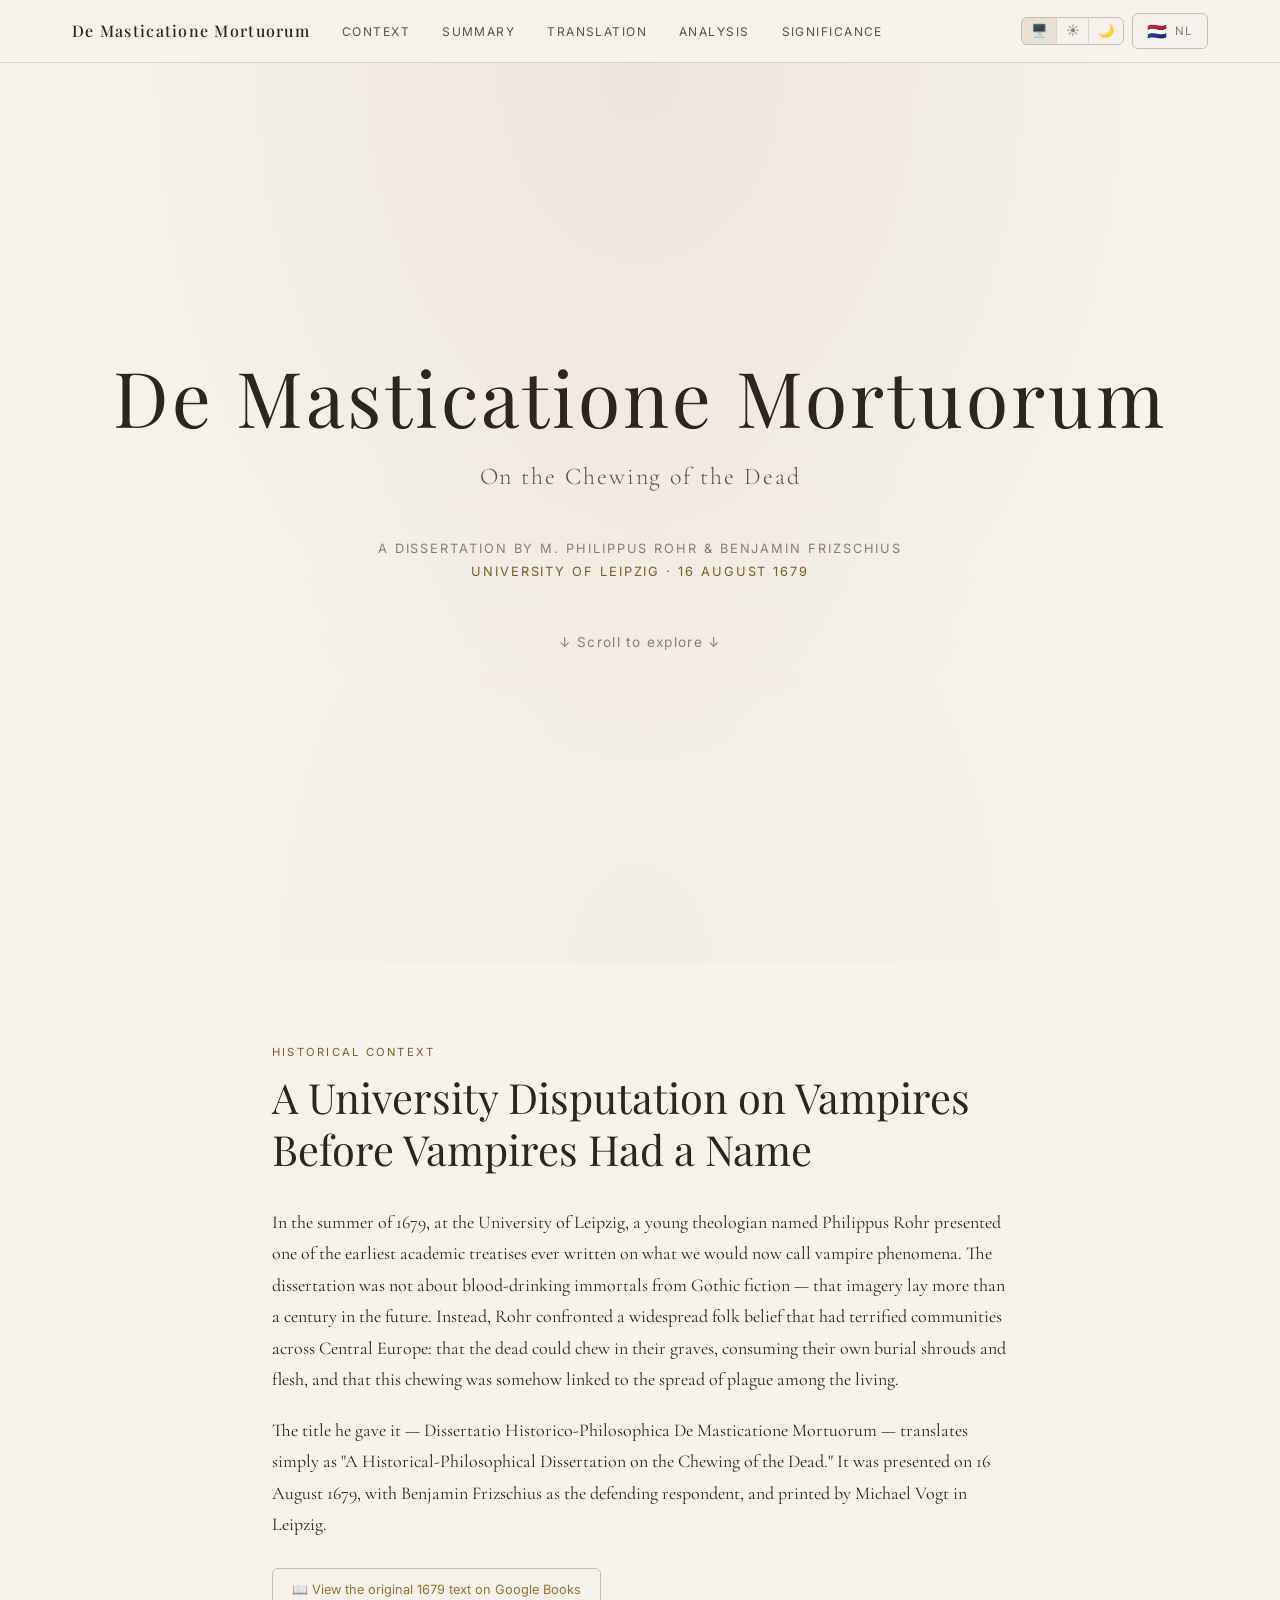
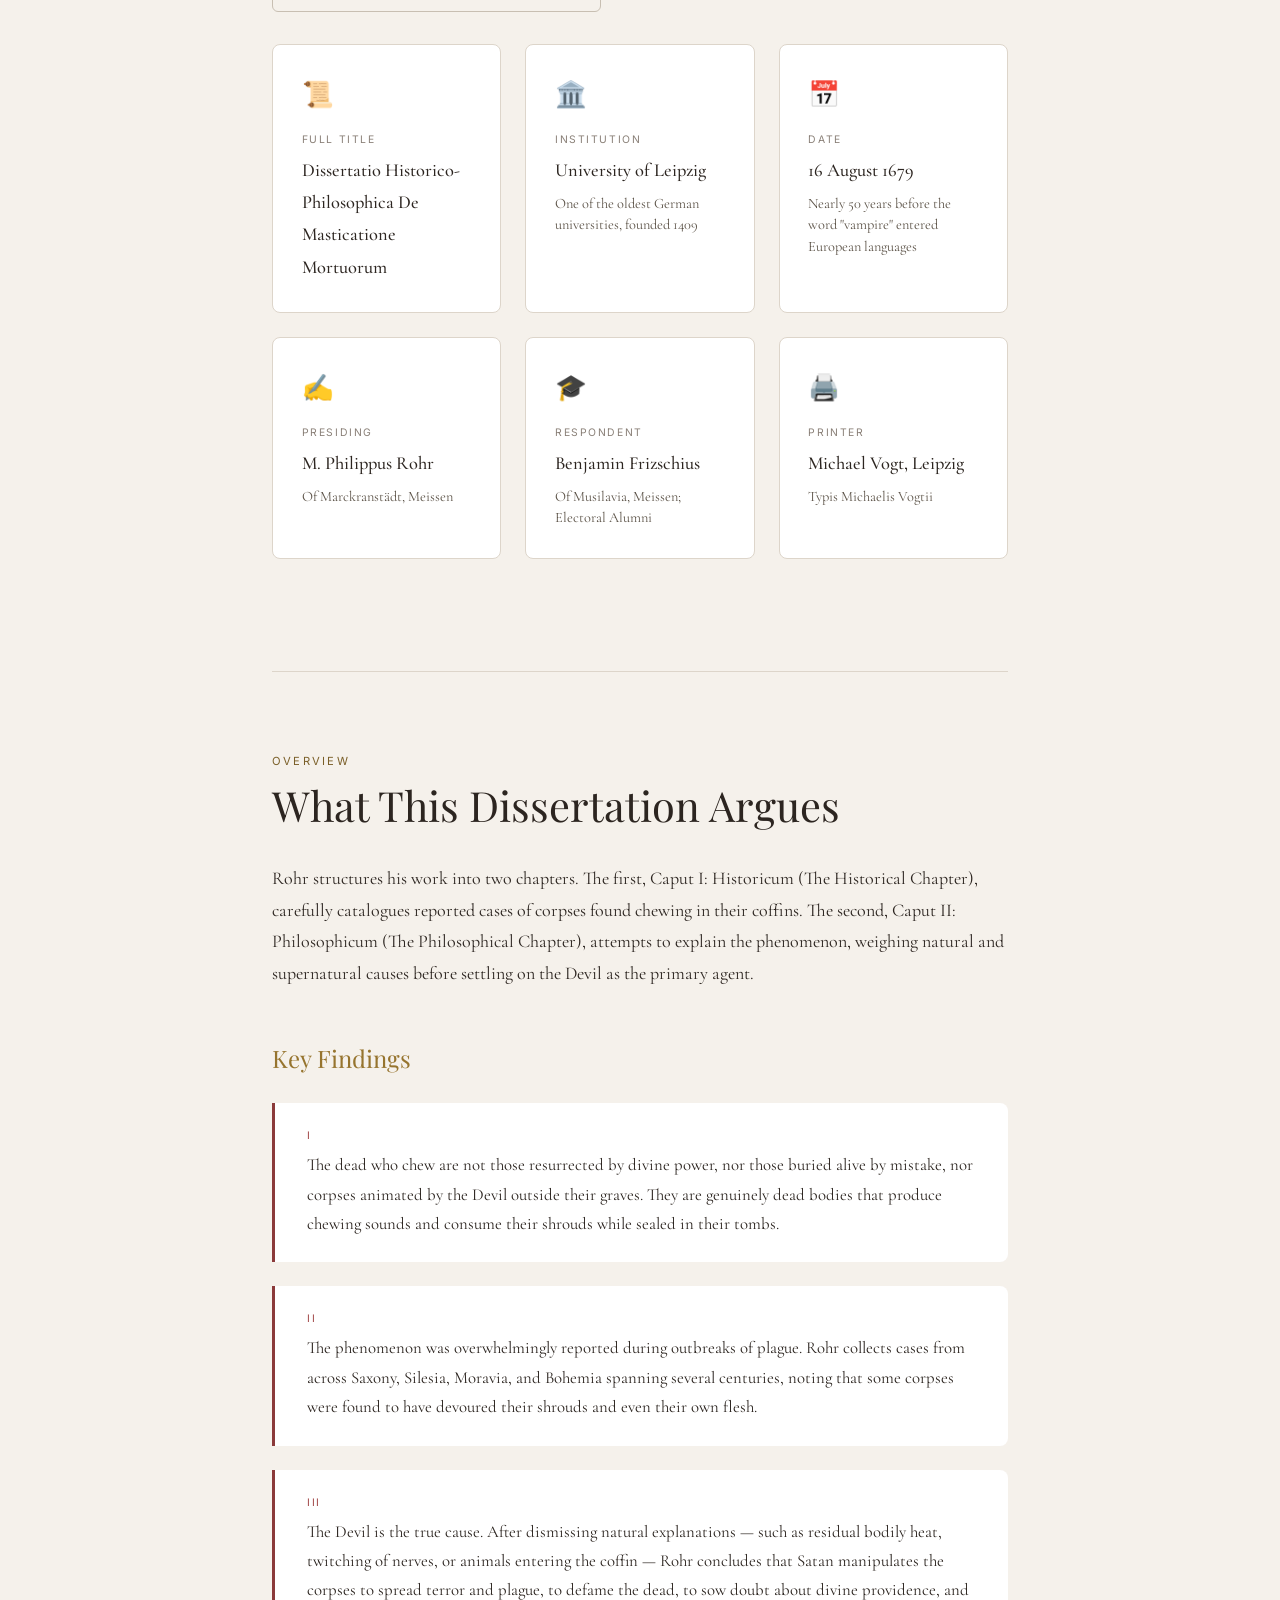
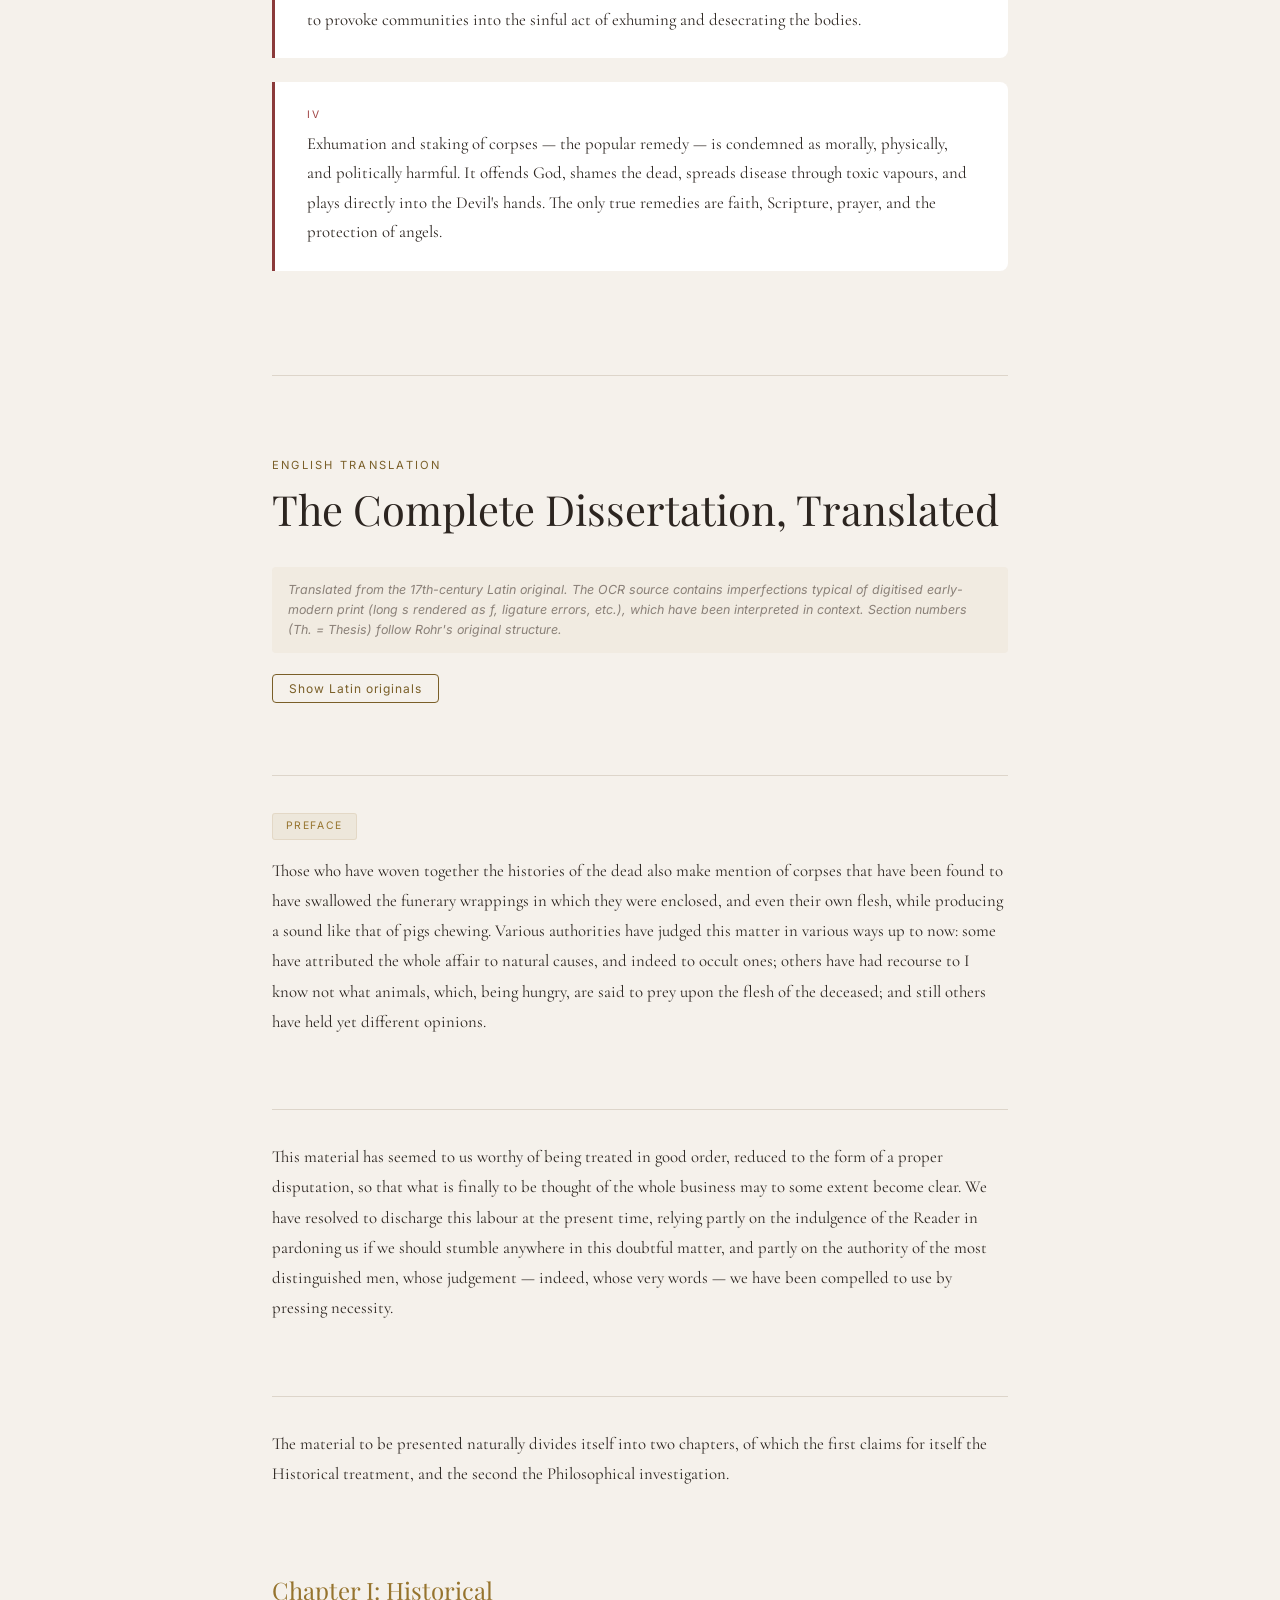
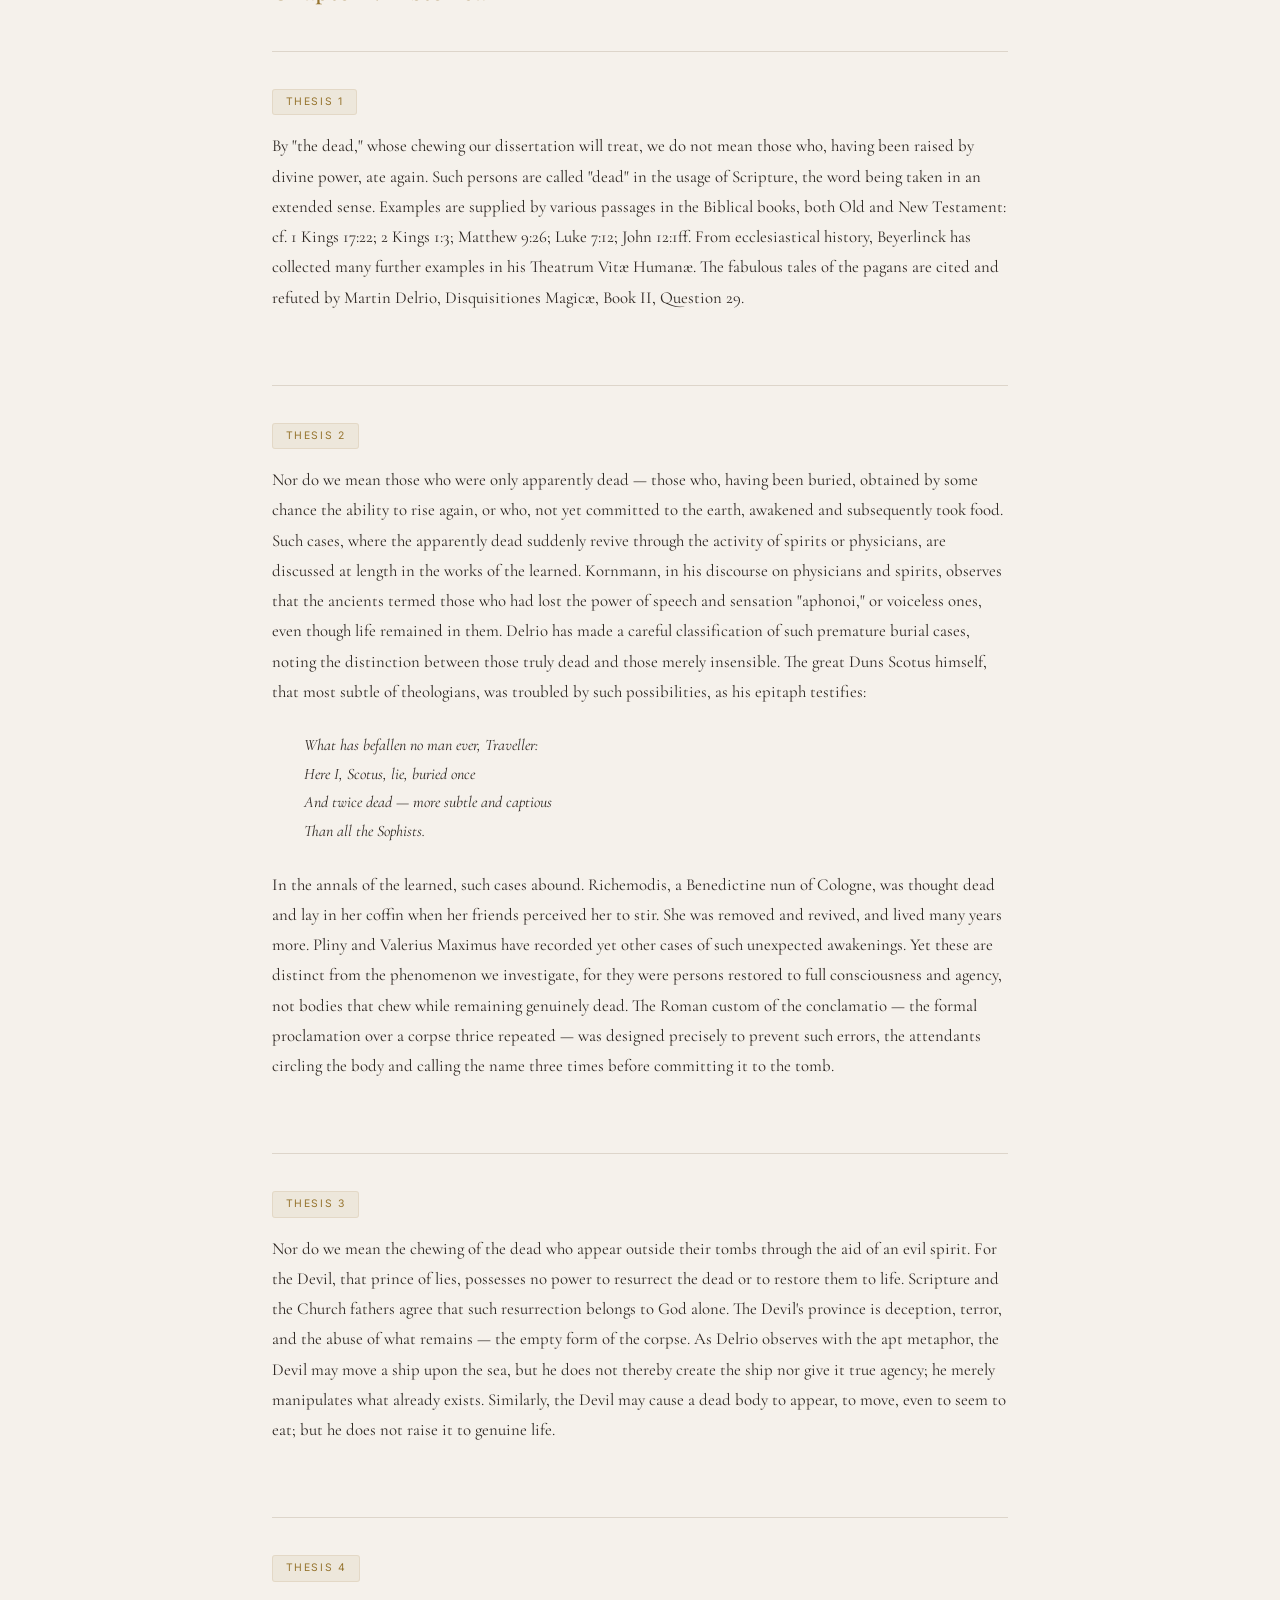
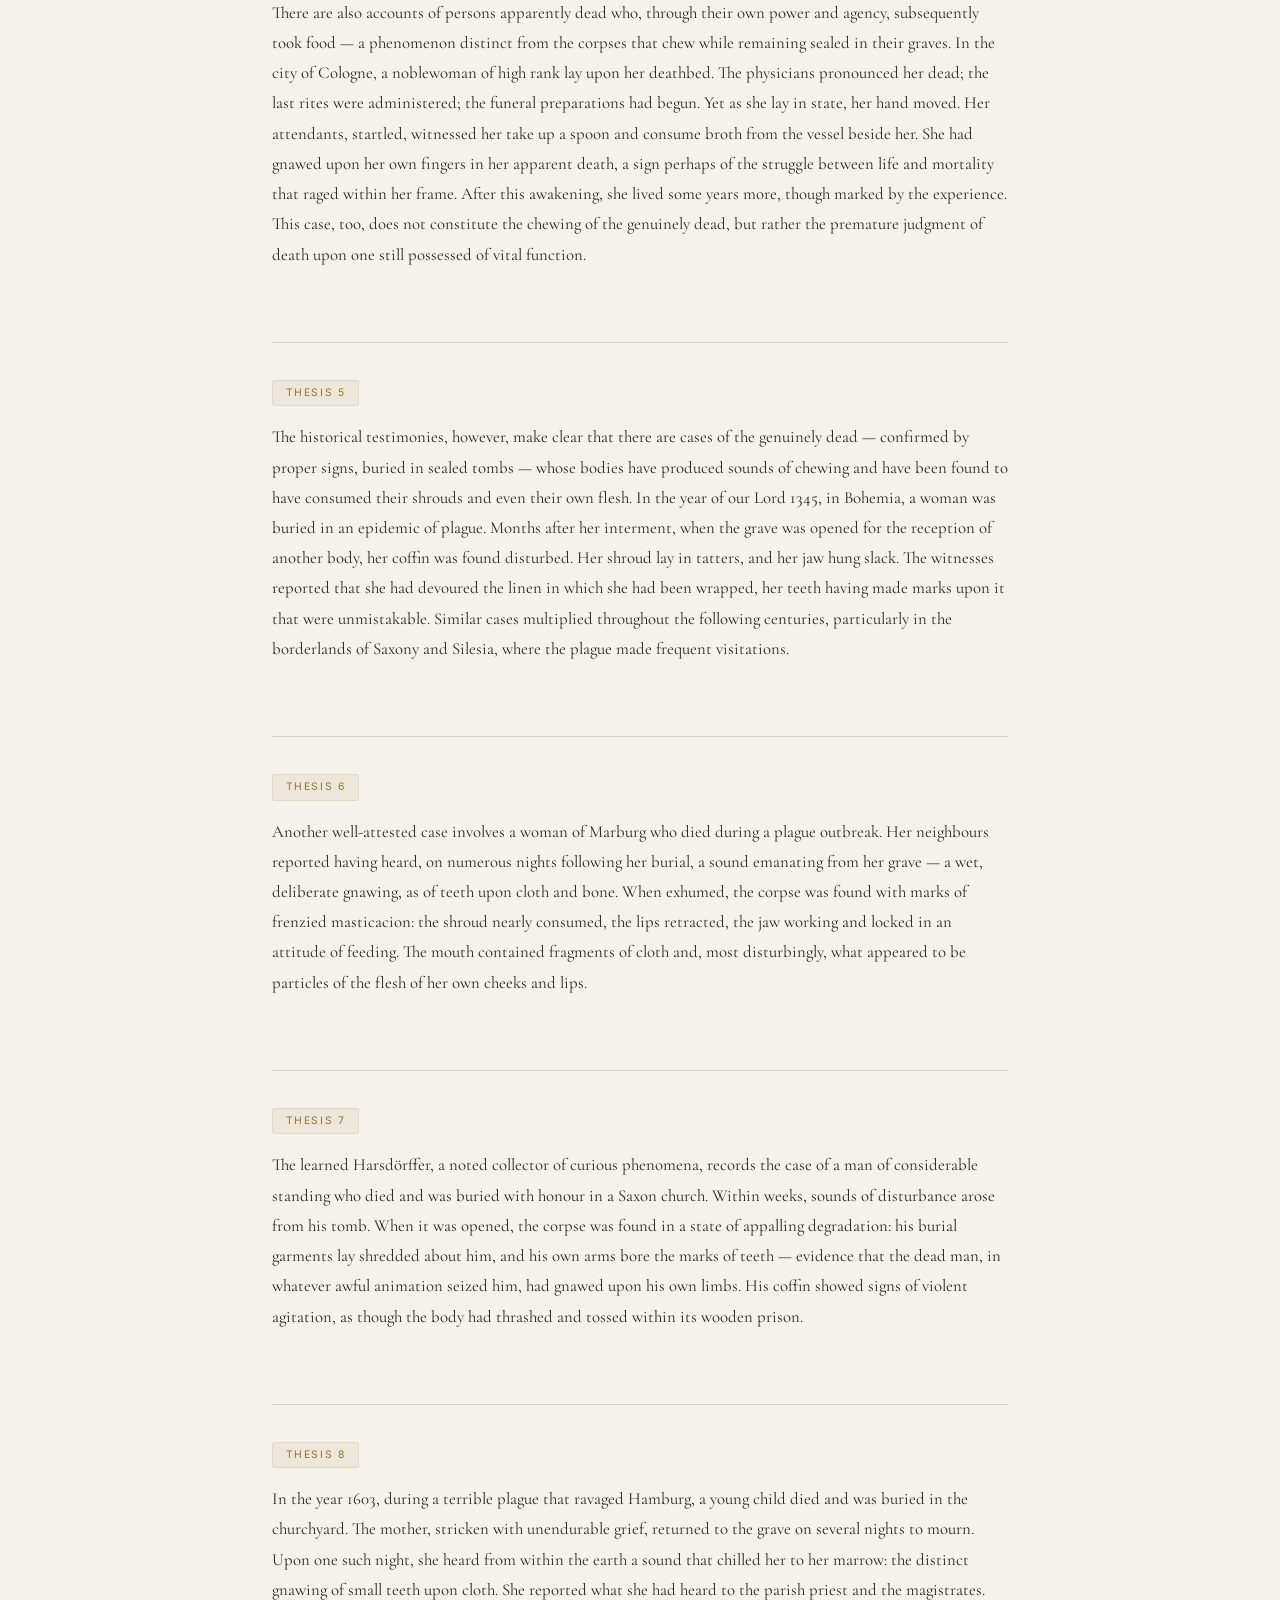
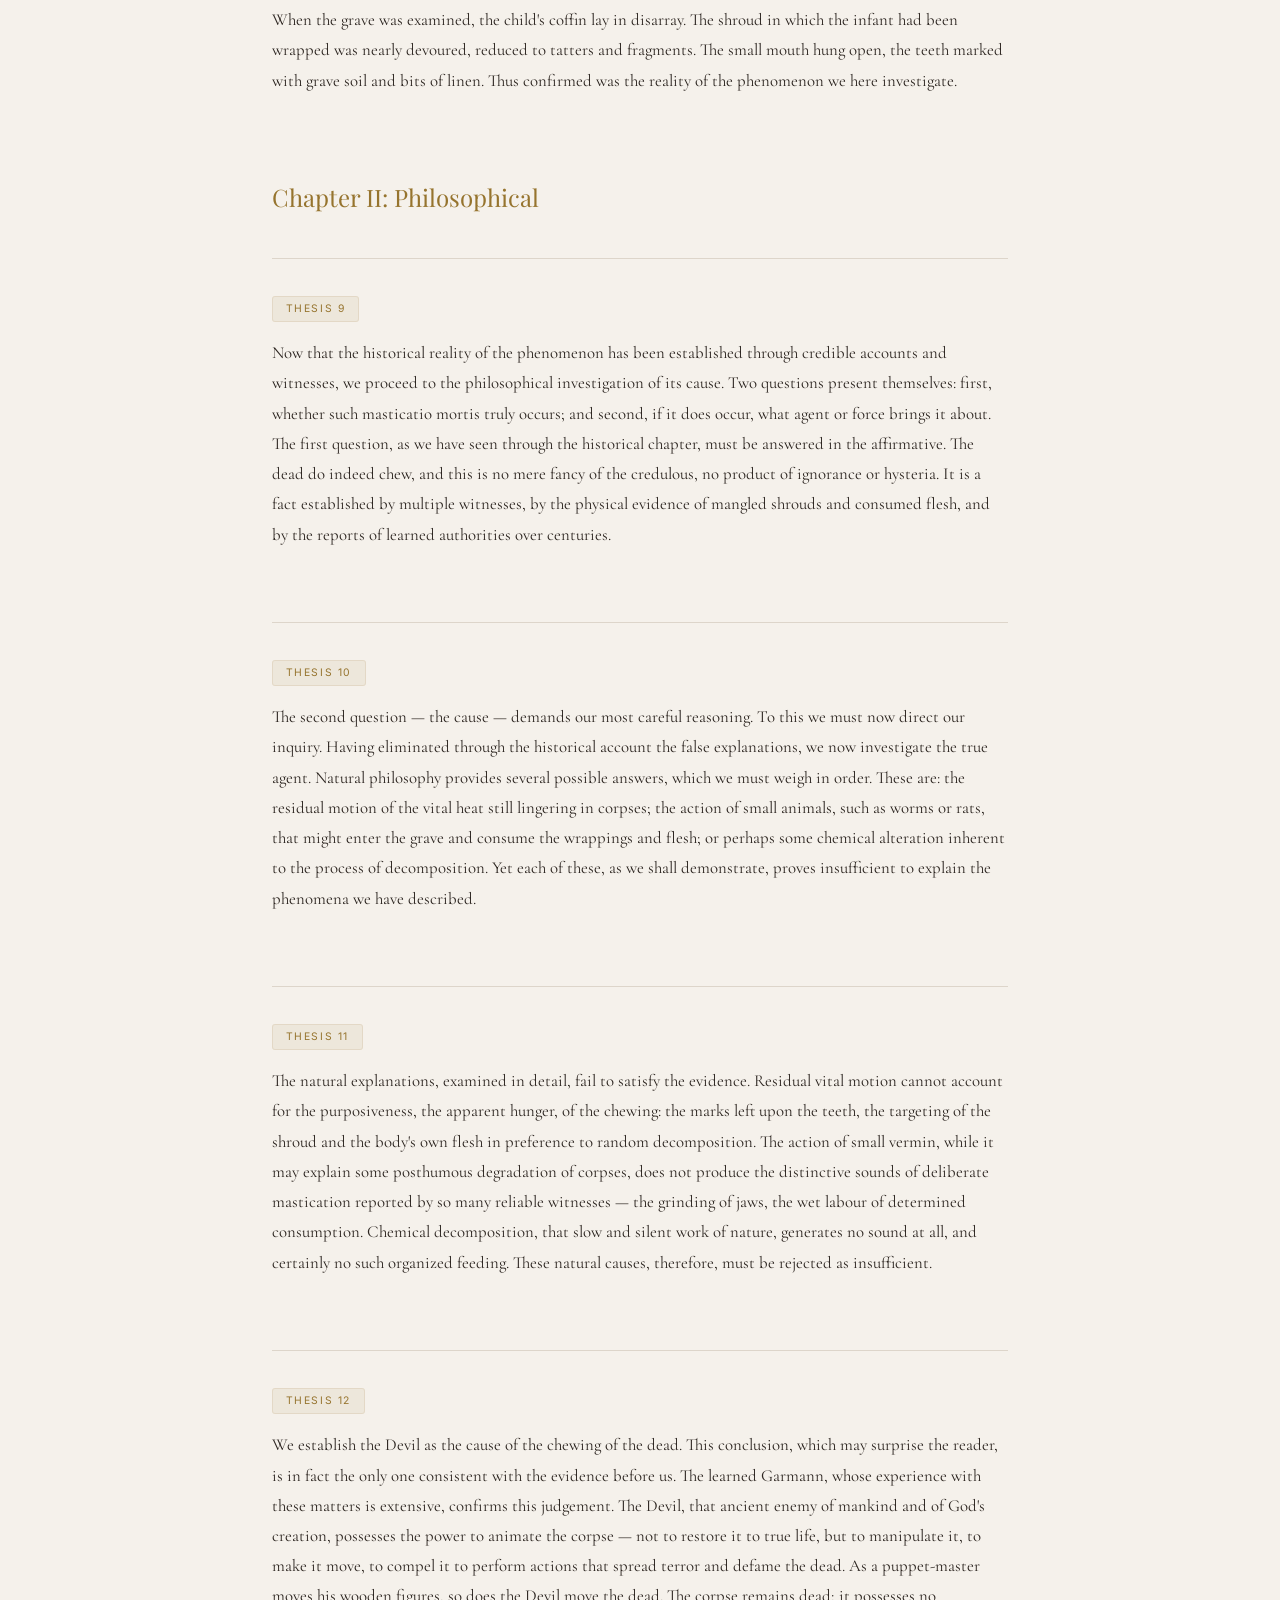
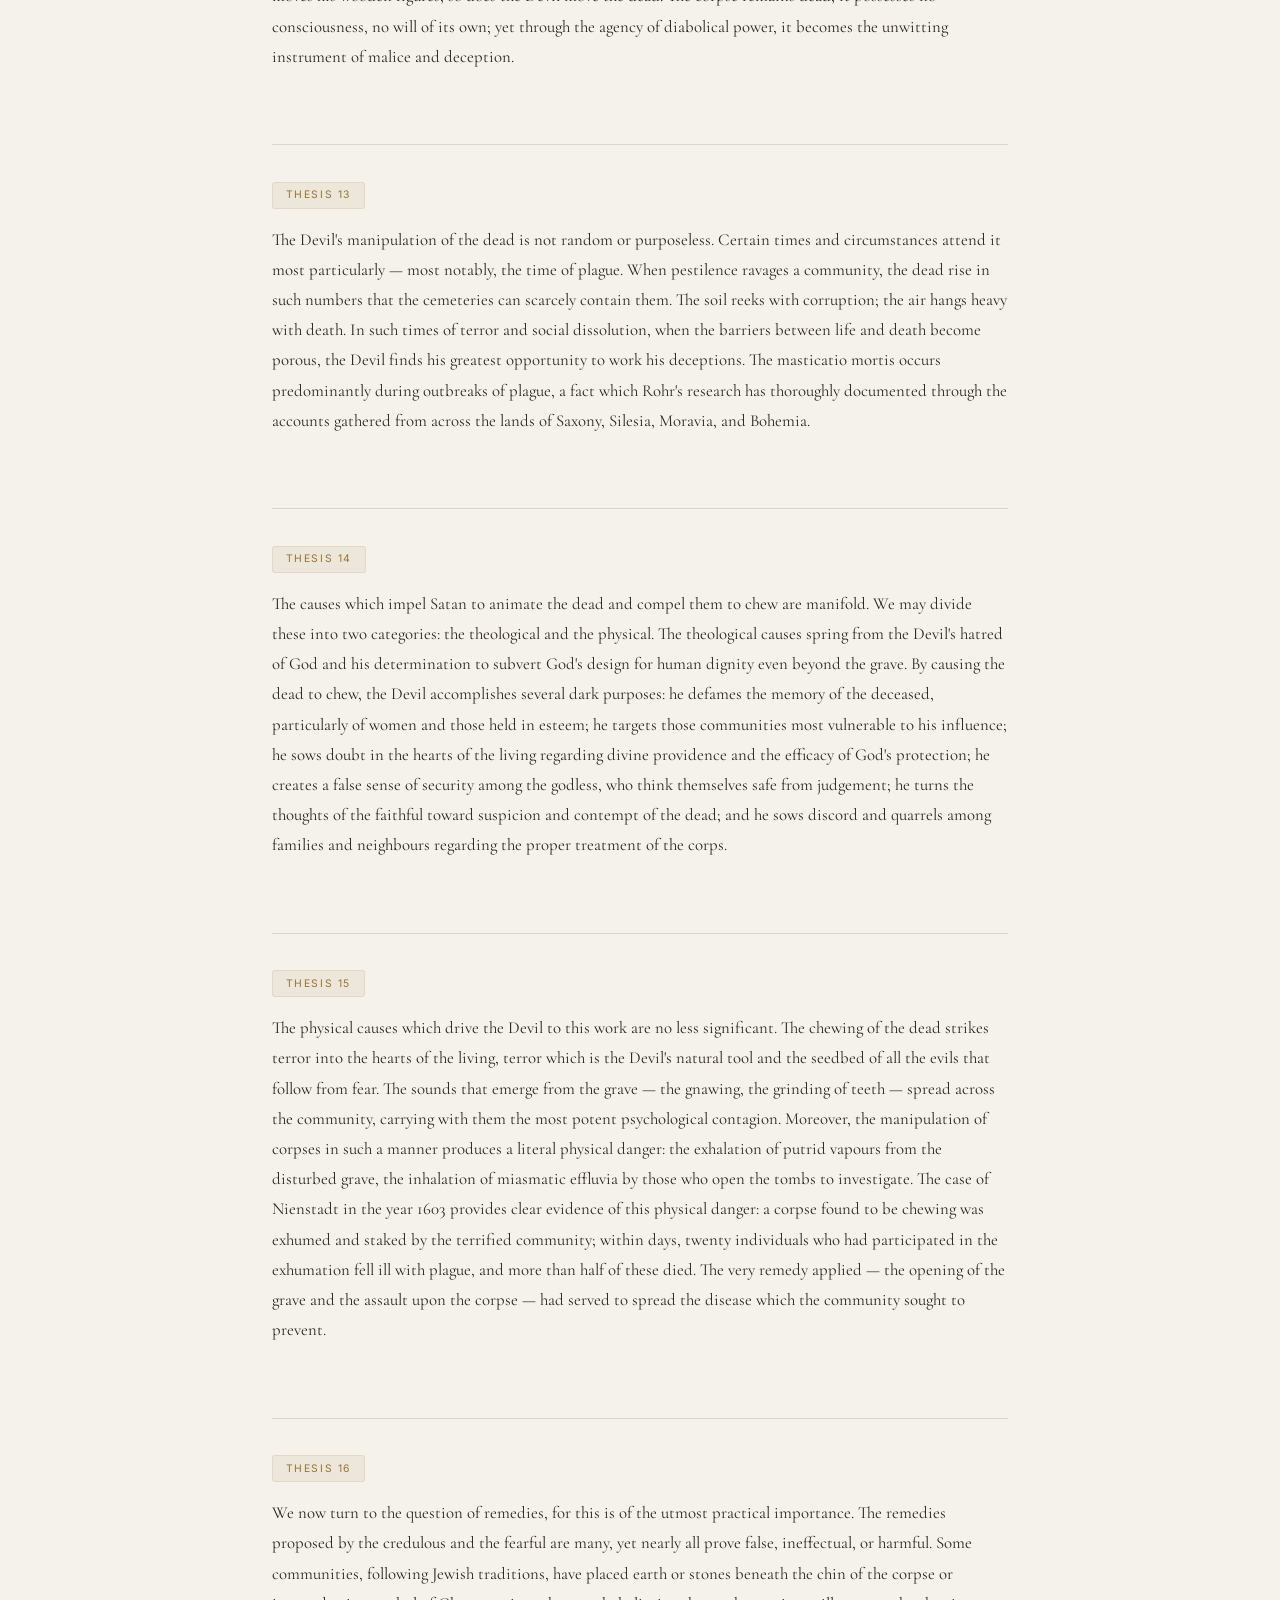
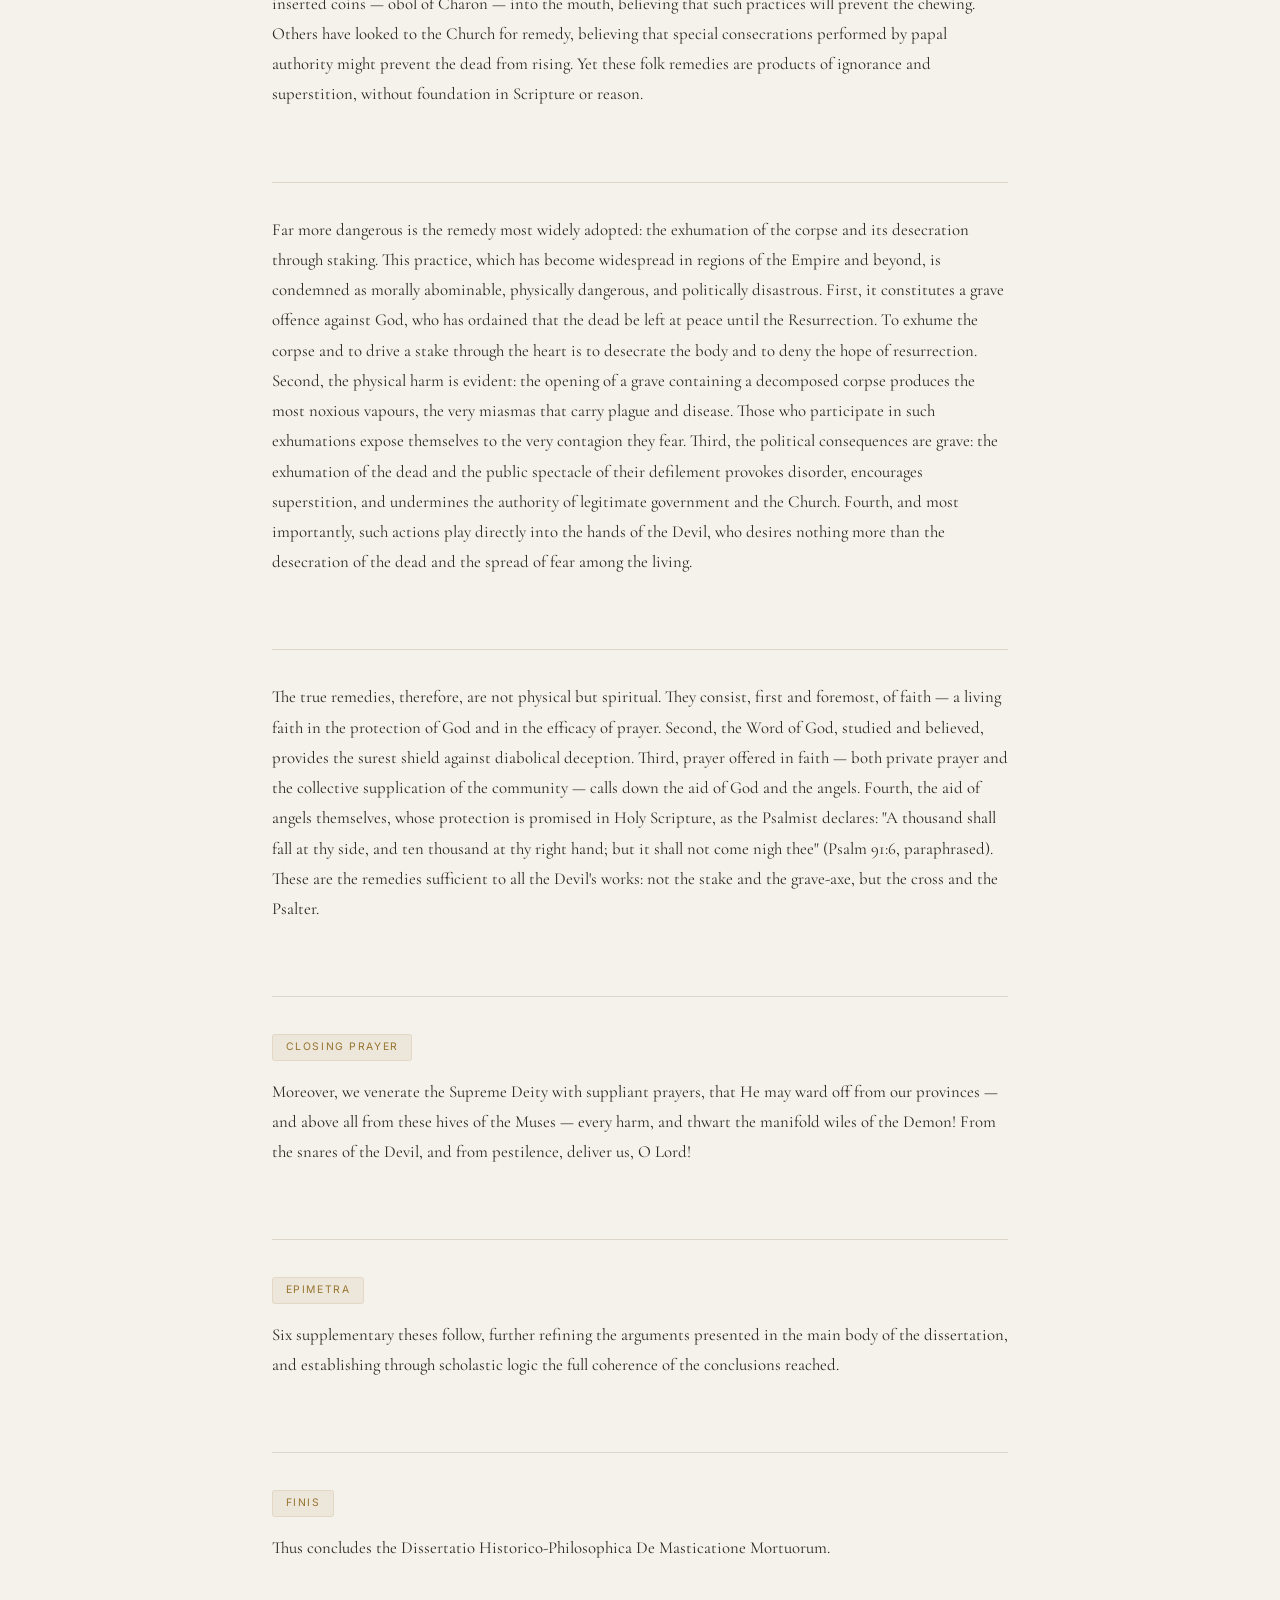
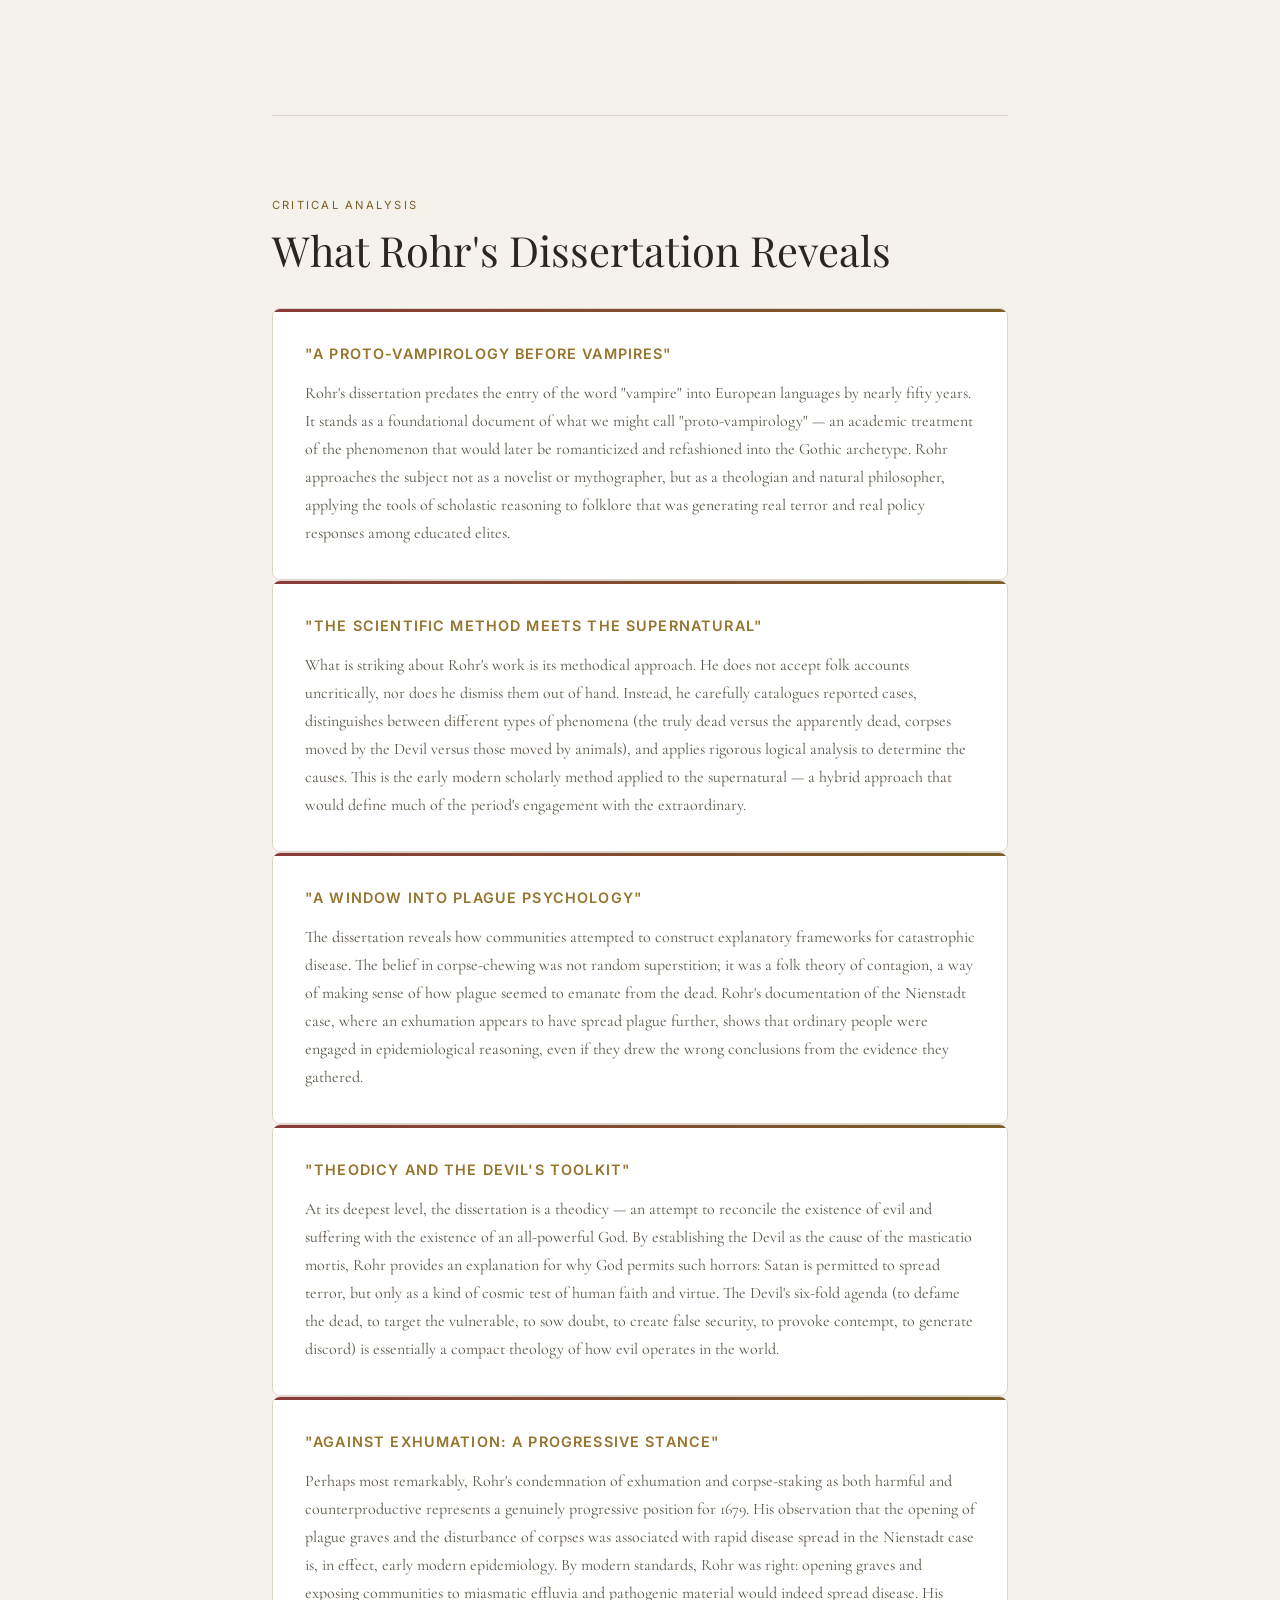
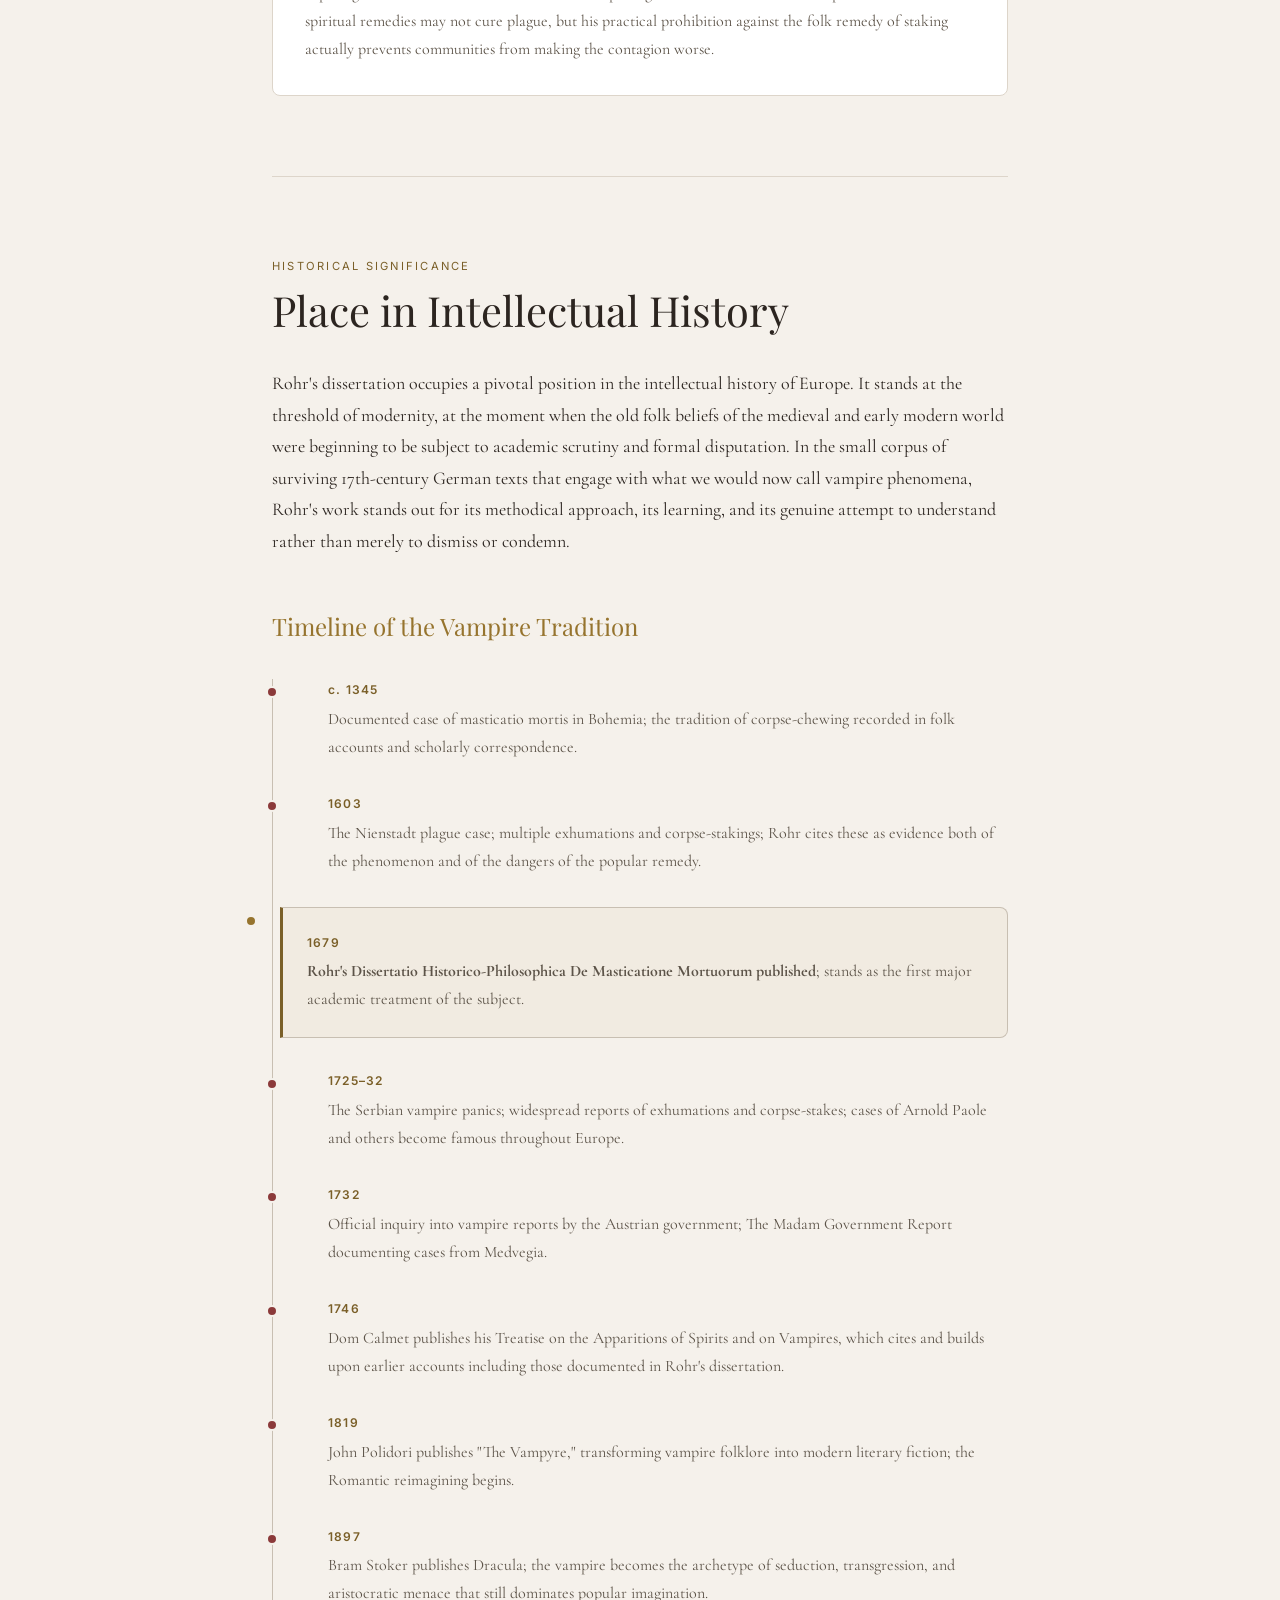
<file: index.html>
<!DOCTYPE html>
<html lang="en">
<head>
  <meta charset="UTF-8">
  <meta name="viewport" content="width=device-width, initial-scale=1.0">

  <!-- Primary Meta Tags -->
  <title>De Masticatione Mortuorum | Rohr's 1679 Dissertation on Corpse Chewing & Vampires</title>
  <meta name="description" content="English translation and analysis of M. Philippus Rohr's 1679 Latin dissertation on corpse chewing, an early academic treatment of vampire phenomena before the term existed.">
  <meta name="keywords" content="Rohr, De Masticatione Mortuorum, 1679, dissertation, vampires, corpse chewing, Leipzig University, plague, early modern theology">

  <!-- Open Graph / Facebook -->
  <meta property="og:type" content="article">
  <meta property="og:url" content="https://drikusroor.github.io/rohr-dissertatio/">
  <meta property="og:title" content="De Masticatione Mortuorum | Rohr's 1679 Dissertation">
  <meta property="og:description" content="English translation of M. Philippus Rohr's pioneering 1679 academic treatise on corpse chewing and vampire phenomena.">
  <meta property="og:locale" content="en_US">
  <meta property="og:site_name" content="De Masticatione Mortuorum">

  <!-- Twitter -->
  <meta name="twitter:card" content="summary_large_image">
  <meta name="twitter:url" content="https://drikusroor.github.io/rohr-dissertatio/">
  <meta name="twitter:title" content="De Masticatione Mortuorum | Rohr's 1679 Dissertation">
  <meta name="twitter:description" content="English translation of an extraordinary 1679 academic treatise on corpse chewing and early vampire studies.">

  <!-- Canonical and Language Alternates -->
  <link rel="canonical" href="https://drikusroor.github.io/rohr-dissertatio/">
  <link rel="alternate" hreflang="nl" href="https://drikusroor.github.io/rohr-dissertatio/nl/">
  <link rel="alternate" hreflang="en" href="https://drikusroor.github.io/rohr-dissertatio/">
  <link rel="alternate" hreflang="x-default" href="https://drikusroor.github.io/rohr-dissertatio/">

  <!-- JSON-LD Structured Data -->
  <script type="application/ld+json">
  {
    "@context": "https://schema.org",
    "@type": "ScholarlyArticle",
    "headline": "De Masticatione Mortuorum: On the Chewing of the Dead",
    "description": "English translation and analysis of M. Philippus Rohr's 1679 Latin dissertation on corpse chewing, an early academic treatment of vampire phenomena.",
    "author": {
      "@type": "Person",
      "name": "M. Philippus Rohr"
    },
    "respondent": {
      "@type": "Person",
      "name": "Benjamin Frizschius"
    },
    "datePublished": "1679-08-16",
    "inLanguage": "en",
    "keywords": "vampires, corpse chewing, early modern theology, plague, Leipzig University, 1679",
    "url": "https://drikusroor.github.io/rohr-dissertatio/"
  }
  </script>

  <link rel="stylesheet" href="style.css">
</head>
<body>
  <!-- Header with Navigation -->
  <header>
    <nav class="navbar">
      <div class="nav-brand">
        <span class="title-small">De Masticatione Mortuorum</span>
      </div>
      <ul class="nav-links">
        <li><a href="#context">Context</a></li>
        <li><a href="#summary">Summary</a></li>
        <li><a href="#translation">Translation</a></li>
        <li><a href="#analysis">Analysis</a></li>
        <li><a href="#significance">Significance</a></li>
      </ul>
      <div class="nav-controls">
        <div class="theme-switcher">
          <button id="theme-system" class="theme-btn" onclick="setTheme('system')" title="System theme">🖥️</button>
          <button id="theme-light" class="theme-btn" onclick="setTheme('light')" title="Light theme">☀️</button>
          <button id="theme-dark" class="theme-btn" onclick="setTheme('dark')" title="Dark theme">🌙</button>
        </div>
        <a href="nl/" class="lang-link"><span class="flag">🇳🇱</span> NL</a>
      </div>
    </nav>
  </header>

  <!-- Hero Section -->
  <section class="hero">
    <div class="hero-content">
      <h1>De Masticatione Mortuorum</h1>
      <p class="subtitle">On the Chewing of the Dead</p>
      <p class="meta">A Dissertation by M. Philippus Rohr & Benjamin Frizschius<br>
      <span class="institution">University of Leipzig · 16 August 1679</span></p>
      <p class="scroll-hint">↓ Scroll to explore ↓</p>
    </div>
  </section>

  <!-- Main Content -->
  <main>
    <!-- Context Section -->
    <section id="context" class="section">
      <div class="section-label">Historical Context</div>
      <h2>A University Disputation on Vampires Before Vampires Had a Name</h2>

      <p>In the summer of 1679, at the University of Leipzig, a young theologian named Philippus Rohr presented one of the earliest academic treatises ever written on what we would now call vampire phenomena. The dissertation was not about blood-drinking immortals from Gothic fiction — that imagery lay more than a century in the future. Instead, Rohr confronted a widespread folk belief that had terrified communities across Central Europe: that the dead could chew in their graves, consuming their own burial shrouds and flesh, and that this chewing was somehow linked to the spread of plague among the living.</p>

      <p>The title he gave it — Dissertatio Historico-Philosophica De Masticatione Mortuorum — translates simply as "A Historical-Philosophical Dissertation on the Chewing of the Dead." It was presented on 16 August 1679, with Benjamin Frizschius as the defending respondent, and printed by Michael Vogt in Leipzig.</p>

      <a href="https://books.google.nl/books?id=VZJNAAAAcAAJ&printsec=frontcover&redir_esc=y#v=onepage&q&f=false" class="source-link" target="_blank" rel="noopener">📖 View the original 1679 text on Google Books</a>

      <div class="context-grid">
        <div class="context-card">
          <div class="card-emoji">📜</div>
          <div class="card-title">Full Title</div>
          <div class="card-text">Dissertatio Historico-Philosophica De Masticatione Mortuorum</div>
        </div>

        <div class="context-card">
          <div class="card-emoji">🏛️</div>
          <div class="card-title">Institution</div>
          <div class="card-text">University of Leipzig<br><span class="small">One of the oldest German universities, founded 1409</span></div>
        </div>

        <div class="context-card">
          <div class="card-emoji">📅</div>
          <div class="card-title">Date</div>
          <div class="card-text">16 August 1679<br><span class="small">Nearly 50 years before the word "vampire" entered European languages</span></div>
        </div>

        <div class="context-card">
          <div class="card-emoji">✍️</div>
          <div class="card-title">Presiding</div>
          <div class="card-text">M. Philippus Rohr<br><span class="small">Of Marckranstädt, Meissen</span></div>
        </div>

        <div class="context-card">
          <div class="card-emoji">🎓</div>
          <div class="card-title">Respondent</div>
          <div class="card-text">Benjamin Frizschius<br><span class="small">Of Musilavia, Meissen; Electoral Alumni</span></div>
        </div>

        <div class="context-card">
          <div class="card-emoji">🖨️</div>
          <div class="card-title">Printer</div>
          <div class="card-text">Michael Vogt, Leipzig<br><span class="small">Typis Michaelis Vogtii</span></div>
        </div>
      </div>
    </section>

    <!-- Summary Section -->
    <section id="summary" class="section">
      <div class="section-label">Overview</div>
      <h2>What This Dissertation Argues</h2>

      <p>Rohr structures his work into two chapters. The first, Caput I: Historicum (The Historical Chapter), carefully catalogues reported cases of corpses found chewing in their coffins. The second, Caput II: Philosophicum (The Philosophical Chapter), attempts to explain the phenomenon, weighing natural and supernatural causes before settling on the Devil as the primary agent.</p>

      <h3>Key Findings</h3>

      <div class="finding">
        <div class="finding-num">I</div>
        <div class="finding-text">The dead who chew are not those resurrected by divine power, nor those buried alive by mistake, nor corpses animated by the Devil outside their graves. They are genuinely dead bodies that produce chewing sounds and consume their shrouds while sealed in their tombs.</div>
      </div>

      <div class="finding">
        <div class="finding-num">II</div>
        <div class="finding-text">The phenomenon was overwhelmingly reported during outbreaks of plague. Rohr collects cases from across Saxony, Silesia, Moravia, and Bohemia spanning several centuries, noting that some corpses were found to have devoured their shrouds and even their own flesh.</div>
      </div>

      <div class="finding">
        <div class="finding-num">III</div>
        <div class="finding-text">The Devil is the true cause. After dismissing natural explanations — such as residual bodily heat, twitching of nerves, or animals entering the coffin — Rohr concludes that Satan manipulates the corpses to spread terror and plague, to defame the dead, to sow doubt about divine providence, and to provoke communities into the sinful act of exhuming and desecrating the bodies.</div>
      </div>

      <div class="finding">
        <div class="finding-num">IV</div>
        <div class="finding-text">Exhumation and staking of corpses — the popular remedy — is condemned as morally, physically, and politically harmful. It offends God, shames the dead, spreads disease through toxic vapours, and plays directly into the Devil's hands. The only true remedies are faith, Scripture, prayer, and the protection of angels.</div>
      </div>
    </section>

    <!-- Translation Section -->
    <section id="translation" class="section">
      <div class="section-label">English Translation</div>
      <h2>The Complete Dissertation, Translated</h2>

      <p class="translation-note"><em>Translated from the 17th-century Latin original. The OCR source contains imperfections typical of digitised early-modern print (long s rendered as f, ligature errors, etc.), which have been interpreted in context. Section numbers (Th. = Thesis) follow Rohr's original structure.</em></p>

      <button class="toggle-latin-btn" onclick="toggleLatin(this, 'Show Latin originals', 'Hide Latin originals')">Show Latin originals</button>

      <!-- Preface -->
      <div class="translation-block">
        <div class="thesis-marker">Preface</div>
        <div class="latin-original hidden">Vi mortuorum historias pertexerunt, mentionem quoque faciunt cadaverum, quæ deprehensa sunt feralia, qvibus involuta fuerunt, amicula, imò & suammet carnem deglutivisse, simulac sonum instar porcorum mandentium edidisse. Varias huius rei sententias varia adhuc extant iudicia: nonnulli enim ad causas naturales, & quidem ad occulas, totum negocium rettulerunt; alii non so quid animalia, quæ volentes famelica carnibus defunctorum abuti dicantur, in causas vocaverunt; & alii rursus diversas opiniones adhibuerunt.</div>
        <div class="translation-text">Those who have woven together the histories of the dead also make mention of corpses that have been found to have swallowed the funerary wrappings in which they were enclosed, and even their own flesh, while producing a sound like that of pigs chewing. Various authorities have judged this matter in various ways up to now: some have attributed the whole affair to natural causes, and indeed to occult ones; others have had recourse to I know not what animals, which, being hungry, are said to prey upon the flesh of the deceased; and still others have held yet different opinions.</div>
      </div>

      <div class="translation-block">
        <div class="latin-original hidden">Hoc argumentum nobis dignum visum est, vt ordine tractatum, ad formam propiae disputationis redactum fieret, vt tandem de toto negocio quid sentiendum sit, aliquatenus clarificatum esse posset. Huius laboris munus suscipiendum nobis visum est, partim confidentes in indulgentia Lectoris, vt nobis, si vbicunque hac in dubia materia luctati sumus, ignoscat; partim nitentes auctoritate virorum doctissimorum, quorum iudicium, imò ipsa verba, necessitate vrgente vsurpare coacti sumus.</div>
        <div class="translation-text">This material has seemed to us worthy of being treated in good order, reduced to the form of a proper disputation, so that what is finally to be thought of the whole business may to some extent become clear. We have resolved to discharge this labour at the present time, relying partly on the indulgence of the Reader in pardoning us if we should stumble anywhere in this doubtful matter, and partly on the authority of the most distinguished men, whose judgement — indeed, whose very words — we have been compelled to use by pressing necessity.</div>
      </div>

      <div class="translation-block">
        <div class="latin-original hidden">Materia, quam iam dictaturus sum, se sponte in duas divisiones partieris, quarum prima sibi Historiam vindicat, altera vero Philosophicam perquisitionem postulat.</div>
        <div class="translation-text">The material to be presented naturally divides itself into two chapters, of which the first claims for itself the Historical treatment, and the second the Philosophical investigation.</div>
      </div>

      <!-- Chapter I: Historical -->
      <h3>Chapter I: Historical</h3>

      <div class="translation-block">
        <div class="thesis-marker">Thesis 1</div>
        <div class="latin-original hidden">Mortuos, de quorum masticatione nostra dissertatio aget, intelligimus non tales, qui divina virtute excitati rursum comederunt.</div>
        <div class="translation-text">By "the dead," whose chewing our dissertation will treat, we do not mean those who, having been raised by divine power, ate again. Such persons are called "dead" in the usage of Scripture, the word being taken in an extended sense. Examples are supplied by various passages in the Biblical books, both Old and New Testament: cf. 1 Kings 17:22; 2 Kings 1:3; Matthew 9:26; Luke 7:12; John 12:1ff. From ecclesiastical history, Beyerlinck has collected many further examples in his Theatrum Vitæ Humanæ. The fabulous tales of the pagans are cited and refuted by Martin Delrio, Disquisitiones Magicæ, Book II, Question 29.</div>
      </div>

      <div class="translation-block">
        <div class="thesis-marker">Thesis 2</div>
        <div class="latin-original hidden">Nec Mortuos intelligimus apparenter tales, qui vel sepulti casu quôdam surgendi potestatem nacti, vel nondum terræ mandati evigilarunt, & postmodum cibo sunt usi.</div>
        <div class="translation-text">Nor do we mean those who were only apparently dead — those who, having been buried, obtained by some chance the ability to rise again, or who, not yet committed to the earth, awakened and subsequently took food. Such cases, where the apparently dead suddenly revive through the activity of spirits or physicians, are discussed at length in the works of the learned. Kornmann, in his discourse on physicians and spirits, observes that the ancients termed those who had lost the power of speech and sensation "aphonoi," or voiceless ones, even though life remained in them. Delrio has made a careful classification of such premature burial cases, noting the distinction between those truly dead and those merely insensible. The great Duns Scotus himself, that most subtle of theologians, was troubled by such possibilities, as his epitaph testifies:
        <div style="margin: 1.5em 0; padding-left: 2em; font-style: italic; font-size: 0.95em;">
        What has befallen no man ever, Traveller:<br>
        Here I, Scotus, lie, buried once<br>
        And twice dead — more subtle and captious<br>
        Than all the Sophists.
        </div>
        In the annals of the learned, such cases abound. Richemodis, a Benedictine nun of Cologne, was thought dead and lay in her coffin when her friends perceived her to stir. She was removed and revived, and lived many years more. Pliny and Valerius Maximus have recorded yet other cases of such unexpected awakenings. Yet these are distinct from the phenomenon we investigate, for they were persons restored to full consciousness and agency, not bodies that chew while remaining genuinely dead. The Roman custom of the conclamatio — the formal proclamation over a corpse thrice repeated — was designed precisely to prevent such errors, the attendants circling the body and calling the name three times before committing it to the tomb.</div>
      </div>

      <div class="translation-block">
        <div class="thesis-marker">Thesis 3</div>
        <div class="latin-original hidden">Nec intendimus masticationem mortuorum, extra sepulcra ope malefici spiritus apparentium.</div>
        <div class="translation-text">Nor do we mean the chewing of the dead who appear outside their tombs through the aid of an evil spirit. For the Devil, that prince of lies, possesses no power to resurrect the dead or to restore them to life. Scripture and the Church fathers agree that such resurrection belongs to God alone. The Devil's province is deception, terror, and the abuse of what remains — the empty form of the corpse. As Delrio observes with the apt metaphor, the Devil may move a ship upon the sea, but he does not thereby create the ship nor give it true agency; he merely manipulates what already exists. Similarly, the Devil may cause a dead body to appear, to move, even to seem to eat; but he does not raise it to genuine life.</div>
      </div>

      <div class="translation-block">
        <div class="thesis-marker">Thesis 4</div>
        <div class="translation-text">There are also accounts of persons apparently dead who, through their own power and agency, subsequently took food — a phenomenon distinct from the corpses that chew while remaining sealed in their graves. In the city of Cologne, a noblewoman of high rank lay upon her deathbed. The physicians pronounced her dead; the last rites were administered; the funeral preparations had begun. Yet as she lay in state, her hand moved. Her attendants, startled, witnessed her take up a spoon and consume broth from the vessel beside her. She had gnawed upon her own fingers in her apparent death, a sign perhaps of the struggle between life and mortality that raged within her frame. After this awakening, she lived some years more, though marked by the experience. This case, too, does not constitute the chewing of the genuinely dead, but rather the premature judgment of death upon one still possessed of vital function.</div>
      </div>

      <div class="translation-block">
        <div class="thesis-marker">Thesis 5</div>
        <div class="translation-text">The historical testimonies, however, make clear that there are cases of the genuinely dead — confirmed by proper signs, buried in sealed tombs — whose bodies have produced sounds of chewing and have been found to have consumed their shrouds and even their own flesh. In the year of our Lord 1345, in Bohemia, a woman was buried in an epidemic of plague. Months after her interment, when the grave was opened for the reception of another body, her coffin was found disturbed. Her shroud lay in tatters, and her jaw hung slack. The witnesses reported that she had devoured the linen in which she had been wrapped, her teeth having made marks upon it that were unmistakable. Similar cases multiplied throughout the following centuries, particularly in the borderlands of Saxony and Silesia, where the plague made frequent visitations.</div>
      </div>

      <div class="translation-block">
        <div class="thesis-marker">Thesis 6</div>
        <div class="translation-text">Another well-attested case involves a woman of Marburg who died during a plague outbreak. Her neighbours reported having heard, on numerous nights following her burial, a sound emanating from her grave — a wet, deliberate gnawing, as of teeth upon cloth and bone. When exhumed, the corpse was found with marks of frenzied masticacion: the shroud nearly consumed, the lips retracted, the jaw working and locked in an attitude of feeding. The mouth contained fragments of cloth and, most disturbingly, what appeared to be particles of the flesh of her own cheeks and lips.</div>
      </div>

      <div class="translation-block">
        <div class="thesis-marker">Thesis 7</div>
        <div class="translation-text">The learned Harsdörffer, a noted collector of curious phenomena, records the case of a man of considerable standing who died and was buried with honour in a Saxon church. Within weeks, sounds of disturbance arose from his tomb. When it was opened, the corpse was found in a state of appalling degradation: his burial garments lay shredded about him, and his own arms bore the marks of teeth — evidence that the dead man, in whatever awful animation seized him, had gnawed upon his own limbs. His coffin showed signs of violent agitation, as though the body had thrashed and tossed within its wooden prison.</div>
      </div>

      <div class="translation-block">
        <div class="thesis-marker">Thesis 8</div>
        <div class="translation-text">In the year 1603, during a terrible plague that ravaged Hamburg, a young child died and was buried in the churchyard. The mother, stricken with unendurable grief, returned to the grave on several nights to mourn. Upon one such night, she heard from within the earth a sound that chilled her to her marrow: the distinct gnawing of small teeth upon cloth. She reported what she had heard to the parish priest and the magistrates. When the grave was examined, the child's coffin lay in disarray. The shroud in which the infant had been wrapped was nearly devoured, reduced to tatters and fragments. The small mouth hung open, the teeth marked with grave soil and bits of linen. Thus confirmed was the reality of the phenomenon we here investigate.</div>
      </div>

      <!-- Chapter II: Philosophical -->
      <h3>Chapter II: Philosophical</h3>

      <div class="translation-block">
        <div class="thesis-marker">Thesis 9</div>
        <div class="translation-text">Now that the historical reality of the phenomenon has been established through credible accounts and witnesses, we proceed to the philosophical investigation of its cause. Two questions present themselves: first, whether such masticatio mortis truly occurs; and second, if it does occur, what agent or force brings it about. The first question, as we have seen through the historical chapter, must be answered in the affirmative. The dead do indeed chew, and this is no mere fancy of the credulous, no product of ignorance or hysteria. It is a fact established by multiple witnesses, by the physical evidence of mangled shrouds and consumed flesh, and by the reports of learned authorities over centuries.</div>
      </div>

      <div class="translation-block">
        <div class="thesis-marker">Thesis 10</div>
        <div class="translation-text">The second question — the cause — demands our most careful reasoning. To this we must now direct our inquiry. Having eliminated through the historical account the false explanations, we now investigate the true agent. Natural philosophy provides several possible answers, which we must weigh in order. These are: the residual motion of the vital heat still lingering in corpses; the action of small animals, such as worms or rats, that might enter the grave and consume the wrappings and flesh; or perhaps some chemical alteration inherent to the process of decomposition. Yet each of these, as we shall demonstrate, proves insufficient to explain the phenomena we have described.</div>
      </div>

      <div class="translation-block">
        <div class="thesis-marker">Thesis 11</div>
        <div class="translation-text">The natural explanations, examined in detail, fail to satisfy the evidence. Residual vital motion cannot account for the purposiveness, the apparent hunger, of the chewing: the marks left upon the teeth, the targeting of the shroud and the body's own flesh in preference to random decomposition. The action of small vermin, while it may explain some posthumous degradation of corpses, does not produce the distinctive sounds of deliberate mastication reported by so many reliable witnesses — the grinding of jaws, the wet labour of determined consumption. Chemical decomposition, that slow and silent work of nature, generates no sound at all, and certainly no such organized feeding. These natural causes, therefore, must be rejected as insufficient.</div>
      </div>

      <div class="translation-block">
        <div class="thesis-marker">Thesis 12</div>
        <div class="latin-original hidden">Causam masticationis in mortuis constituimus Diabolum.</div>
        <div class="translation-text">We establish the Devil as the cause of the chewing of the dead. This conclusion, which may surprise the reader, is in fact the only one consistent with the evidence before us. The learned Garmann, whose experience with these matters is extensive, confirms this judgement. The Devil, that ancient enemy of mankind and of God's creation, possesses the power to animate the corpse — not to restore it to true life, but to manipulate it, to make it move, to compel it to perform actions that spread terror and defame the dead. As a puppet-master moves his wooden figures, so does the Devil move the dead. The corpse remains dead; it possesses no consciousness, no will of its own; yet through the agency of diabolical power, it becomes the unwitting instrument of malice and deception.</div>
      </div>

      <div class="translation-block">
        <div class="thesis-marker">Thesis 13</div>
        <div class="translation-text">The Devil's manipulation of the dead is not random or purposeless. Certain times and circumstances attend it most particularly — most notably, the time of plague. When pestilence ravages a community, the dead rise in such numbers that the cemeteries can scarcely contain them. The soil reeks with corruption; the air hangs heavy with death. In such times of terror and social dissolution, when the barriers between life and death become porous, the Devil finds his greatest opportunity to work his deceptions. The masticatio mortis occurs predominantly during outbreaks of plague, a fact which Rohr's research has thoroughly documented through the accounts gathered from across the lands of Saxony, Silesia, Moravia, and Bohemia.</div>
      </div>

      <div class="translation-block">
        <div class="thesis-marker">Thesis 14</div>
        <div class="translation-text">The causes which impel Satan to animate the dead and compel them to chew are manifold. We may divide these into two categories: the theological and the physical. The theological causes spring from the Devil's hatred of God and his determination to subvert God's design for human dignity even beyond the grave. By causing the dead to chew, the Devil accomplishes several dark purposes: he defames the memory of the deceased, particularly of women and those held in esteem; he targets those communities most vulnerable to his influence; he sows doubt in the hearts of the living regarding divine providence and the efficacy of God's protection; he creates a false sense of security among the godless, who think themselves safe from judgement; he turns the thoughts of the faithful toward suspicion and contempt of the dead; and he sows discord and quarrels among families and neighbours regarding the proper treatment of the corps.</div>
      </div>

      <div class="translation-block">
        <div class="thesis-marker">Thesis 15</div>
        <div class="translation-text">The physical causes which drive the Devil to this work are no less significant. The chewing of the dead strikes terror into the hearts of the living, terror which is the Devil's natural tool and the seedbed of all the evils that follow from fear. The sounds that emerge from the grave — the gnawing, the grinding of teeth — spread across the community, carrying with them the most potent psychological contagion. Moreover, the manipulation of corpses in such a manner produces a literal physical danger: the exhalation of putrid vapours from the disturbed grave, the inhalation of miasmatic effluvia by those who open the tombs to investigate. The case of Nienstadt in the year 1603 provides clear evidence of this physical danger: a corpse found to be chewing was exhumed and staked by the terrified community; within days, twenty individuals who had participated in the exhumation fell ill with plague, and more than half of these died. The very remedy applied — the opening of the grave and the assault upon the corpse — had served to spread the disease which the community sought to prevent.</div>
      </div>

      <div class="translation-block">
        <div class="thesis-marker">Thesis 16</div>
        <div class="translation-text">We now turn to the question of remedies, for this is of the utmost practical importance. The remedies proposed by the credulous and the fearful are many, yet nearly all prove false, ineffectual, or harmful. Some communities, following Jewish traditions, have placed earth or stones beneath the chin of the corpse or inserted coins — obol of Charon — into the mouth, believing that such practices will prevent the chewing. Others have looked to the Church for remedy, believing that special consecrations performed by papal authority might prevent the dead from rising. Yet these folk remedies are products of ignorance and superstition, without foundation in Scripture or reason.</div>
      </div>

      <div class="translation-block">
        <div class="translation-text">Far more dangerous is the remedy most widely adopted: the exhumation of the corpse and its desecration through staking. This practice, which has become widespread in regions of the Empire and beyond, is condemned as morally abominable, physically dangerous, and politically disastrous. First, it constitutes a grave offence against God, who has ordained that the dead be left at peace until the Resurrection. To exhume the corpse and to drive a stake through the heart is to desecrate the body and to deny the hope of resurrection. Second, the physical harm is evident: the opening of a grave containing a decomposed corpse produces the most noxious vapours, the very miasmas that carry plague and disease. Those who participate in such exhumations expose themselves to the very contagion they fear. Third, the political consequences are grave: the exhumation of the dead and the public spectacle of their defilement provokes disorder, encourages superstition, and undermines the authority of legitimate government and the Church. Fourth, and most importantly, such actions play directly into the hands of the Devil, who desires nothing more than the desecration of the dead and the spread of fear among the living.</div>
      </div>

      <div class="translation-block">
        <div class="translation-text">The true remedies, therefore, are not physical but spiritual. They consist, first and foremost, of faith — a living faith in the protection of God and in the efficacy of prayer. Second, the Word of God, studied and believed, provides the surest shield against diabolical deception. Third, prayer offered in faith — both private prayer and the collective supplication of the community — calls down the aid of God and the angels. Fourth, the aid of angels themselves, whose protection is promised in Holy Scripture, as the Psalmist declares: "A thousand shall fall at thy side, and ten thousand at thy right hand; but it shall not come nigh thee" (Psalm 91:6, paraphrased). These are the remedies sufficient to all the Devil's works: not the stake and the grave-axe, but the cross and the Psalter.</div>
      </div>

      <!-- Closing Prayer -->
      <div class="translation-block">
        <div class="thesis-marker">Closing Prayer</div>
        <div class="latin-original hidden">Ceterum veneramur summum Numen supplicibus precibus, ut à nostris provinciis, præprimis his Musarum alvearibus, averruncet omnem noxam, impediatque Dæmonis πολυποικίλες fraudes! Ab insidiis Diaboli, & à peste libera nos Domine!</div>
        <div class="translation-text">Moreover, we venerate the Supreme Deity with suppliant prayers, that He may ward off from our provinces — and above all from these hives of the Muses — every harm, and thwart the manifold wiles of the Demon! From the snares of the Devil, and from pestilence, deliver us, O Lord!</div>
      </div>

      <!-- Epimetra -->
      <div class="translation-block">
        <div class="thesis-marker">Epimetra</div>
        <div class="translation-text">Six supplementary theses follow, further refining the arguments presented in the main body of the dissertation, and establishing through scholastic logic the full coherence of the conclusions reached.</div>
      </div>

      <div class="translation-block">
        <div class="thesis-marker">FINIS</div>
        <div class="translation-text">Thus concludes the Dissertatio Historico-Philosophica De Masticatione Mortuorum.</div>
      </div>
    </section>

    <!-- Analysis Section -->
    <section id="analysis" class="section">
      <div class="section-label">Critical Analysis</div>
      <h2>What Rohr's Dissertation Reveals</h2>

      <div class="argument-item">
        <div class="argument-heading">"A Proto-Vampirology Before Vampires"</div>
        <p>Rohr's dissertation predates the entry of the word "vampire" into European languages by nearly fifty years. It stands as a foundational document of what we might call "proto-vampirology" — an academic treatment of the phenomenon that would later be romanticized and refashioned into the Gothic archetype. Rohr approaches the subject not as a novelist or mythographer, but as a theologian and natural philosopher, applying the tools of scholastic reasoning to folklore that was generating real terror and real policy responses among educated elites.</p>
      </div>

      <div class="argument-item">
        <div class="argument-heading">"The Scientific Method Meets the Supernatural"</div>
        <p>What is striking about Rohr's work is its methodical approach. He does not accept folk accounts uncritically, nor does he dismiss them out of hand. Instead, he carefully catalogues reported cases, distinguishes between different types of phenomena (the truly dead versus the apparently dead, corpses moved by the Devil versus those moved by animals), and applies rigorous logical analysis to determine the causes. This is the early modern scholarly method applied to the supernatural — a hybrid approach that would define much of the period's engagement with the extraordinary.</p>
      </div>

      <div class="argument-item">
        <div class="argument-heading">"A Window into Plague Psychology"</div>
        <p>The dissertation reveals how communities attempted to construct explanatory frameworks for catastrophic disease. The belief in corpse-chewing was not random superstition; it was a folk theory of contagion, a way of making sense of how plague seemed to emanate from the dead. Rohr's documentation of the Nienstadt case, where an exhumation appears to have spread plague further, shows that ordinary people were engaged in epidemiological reasoning, even if they drew the wrong conclusions from the evidence they gathered.</p>
      </div>

      <div class="argument-item">
        <div class="argument-heading">"Theodicy and the Devil's Toolkit"</div>
        <p>At its deepest level, the dissertation is a theodicy — an attempt to reconcile the existence of evil and suffering with the existence of an all-powerful God. By establishing the Devil as the cause of the masticatio mortis, Rohr provides an explanation for why God permits such horrors: Satan is permitted to spread terror, but only as a kind of cosmic test of human faith and virtue. The Devil's six-fold agenda (to defame the dead, to target the vulnerable, to sow doubt, to create false security, to provoke contempt, to generate discord) is essentially a compact theology of how evil operates in the world.</p>
      </div>

      <div class="argument-item">
        <div class="argument-heading">"Against Exhumation: A Progressive Stance"</div>
        <p>Perhaps most remarkably, Rohr's condemnation of exhumation and corpse-staking as both harmful and counterproductive represents a genuinely progressive position for 1679. His observation that the opening of plague graves and the disturbance of corpses was associated with rapid disease spread in the Nienstadt case is, in effect, early modern epidemiology. By modern standards, Rohr was right: opening graves and exposing communities to miasmatic effluvia and pathogenic material would indeed spread disease. His spiritual remedies may not cure plague, but his practical prohibition against the folk remedy of staking actually prevents communities from making the contagion worse.</p>
      </div>
    </section>

    <!-- Significance Section -->
    <section id="significance" class="section">
      <div class="section-label">Historical Significance</div>
      <h2>Place in Intellectual History</h2>

      <p>Rohr's dissertation occupies a pivotal position in the intellectual history of Europe. It stands at the threshold of modernity, at the moment when the old folk beliefs of the medieval and early modern world were beginning to be subject to academic scrutiny and formal disputation. In the small corpus of surviving 17th-century German texts that engage with what we would now call vampire phenomena, Rohr's work stands out for its methodical approach, its learning, and its genuine attempt to understand rather than merely to dismiss or condemn.</p>

      <h3>Timeline of the Vampire Tradition</h3>

      <div class="timeline">
        <div class="timeline-item">
          <div class="timeline-date">c. 1345</div>
          <div class="timeline-event">Documented case of masticatio mortis in Bohemia; the tradition of corpse-chewing recorded in folk accounts and scholarly correspondence.</div>
        </div>

        <div class="timeline-item">
          <div class="timeline-date">1603</div>
          <div class="timeline-event">The Nienstadt plague case; multiple exhumations and corpse-stakings; Rohr cites these as evidence both of the phenomenon and of the dangers of the popular remedy.</div>
        </div>

        <div class="timeline-item timeline-highlight">
          <div class="timeline-date">1679</div>
          <div class="timeline-event"><strong>Rohr's Dissertatio Historico-Philosophica De Masticatione Mortuorum published</strong>; stands as the first major academic treatment of the subject.</div>
        </div>

        <div class="timeline-item">
          <div class="timeline-date">1725–32</div>
          <div class="timeline-event">The Serbian vampire panics; widespread reports of exhumations and corpse-stakes; cases of Arnold Paole and others become famous throughout Europe.</div>
        </div>

        <div class="timeline-item">
          <div class="timeline-date">1732</div>
          <div class="timeline-event">Official inquiry into vampire reports by the Austrian government; The Madam Government Report documenting cases from Medvegia.</div>
        </div>

        <div class="timeline-item">
          <div class="timeline-date">1746</div>
          <div class="timeline-event">Dom Calmet publishes his Treatise on the Apparitions of Spirits and on Vampires, which cites and builds upon earlier accounts including those documented in Rohr's dissertation.</div>
        </div>

        <div class="timeline-item">
          <div class="timeline-date">1819</div>
          <div class="timeline-event">John Polidori publishes "The Vampyre," transforming vampire folklore into modern literary fiction; the Romantic reimagining begins.</div>
        </div>

        <div class="timeline-item">
          <div class="timeline-date">1897</div>
          <div class="timeline-event">Bram Stoker publishes Dracula; the vampire becomes the archetype of seduction, transgression, and aristocratic menace that still dominates popular imagination.</div>
        </div>
      </div>

      <blockquote>
        Rohr's dissertation reminds us that before the vampire became a literary archetype of seduction and aristocratic menace, it was something far more disturbing and immediate: a dead neighbour, a dead spouse, a dead child, heard grunting and chewing in its coffin while the plague raged through the village above.
      </blockquote>

      <p>The intellectual history of Europe is marked by profound tensions — between faith and reason, between the supernatural and the natural, between the learned and the popular. Rohr's dissertation places us at a moment when these tensions were especially acute. The old world of unified Christendom and unquestioned religious authority was fracturing; the new world of natural science and rational skepticism was not yet born. In this liminal space, Rohr attempted to do what many in his age attempted: to hold together faith and learning, scholasticism and empiricism, the supernatural and the natural. That he ultimately assigned the phenomenon to the Devil may seem to modern readers a failure of scientific reasoning. But we must remember that Rohr was arguing within a framework where the Devil's existence and activity were as real and as rational as the existence of plague itself. Given that framework, his analysis is remarkably systematic and his conclusions are, within their own terms, quite reasonable.</p>
    </section>
  </main>

  <!-- Footer -->
  <footer>
    <div class="footer-content">
      <p>Translation and analysis based on the digitised text of <em>Dissertatio Historico-Philosophica De Masticatione Mortuorum</em> by M. Philippus Rohr, Leipzig, 1679.</p>
      <p><a href="https://books.google.nl/books?id=VZJNAAAAcAAJ&printsec=frontcover&redir_esc=y#v=onepage&q&f=false" target="_blank" rel="noopener">View the original 1679 text on Google Books</a></p>
      <p><em>This page presents a scholarly translation and commentary for educational purposes.</em></p>
    </div>
  </footer>

  <script src="script.js"></script>
</body>
</html>
</file>
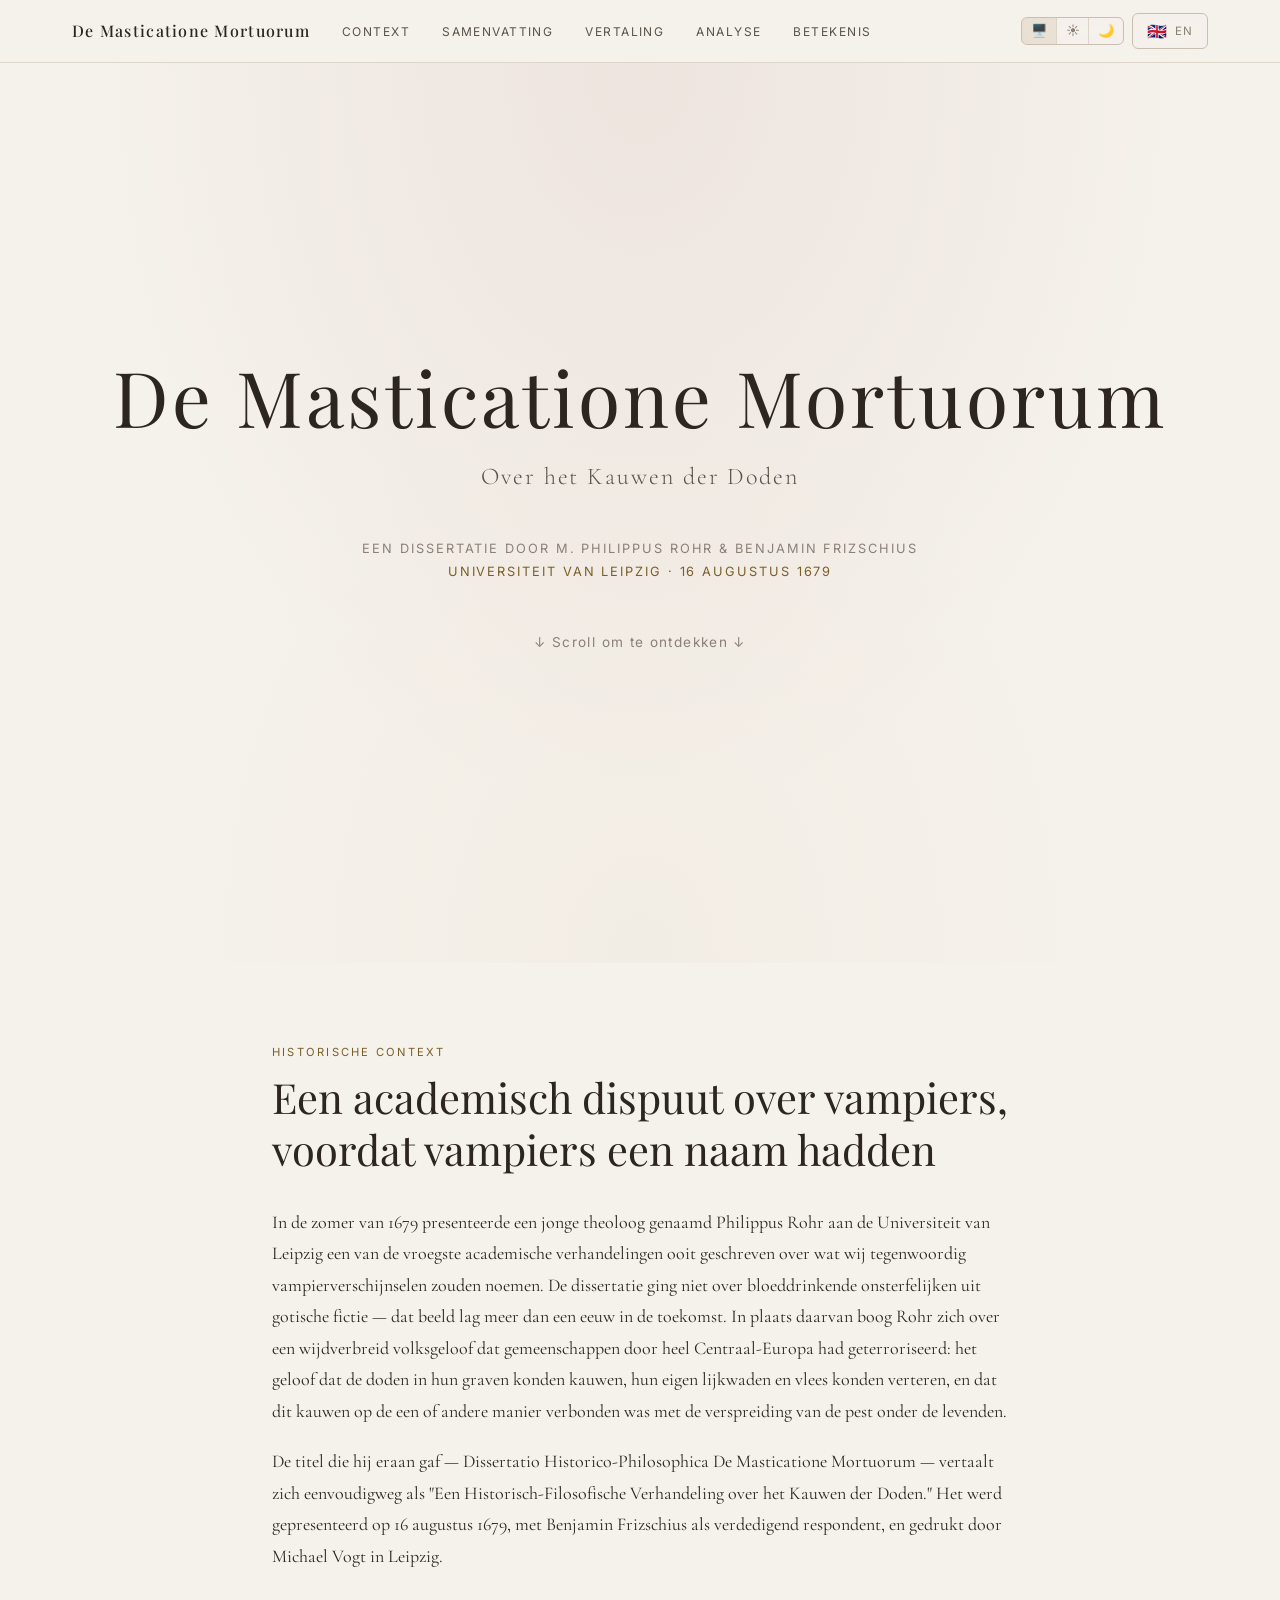
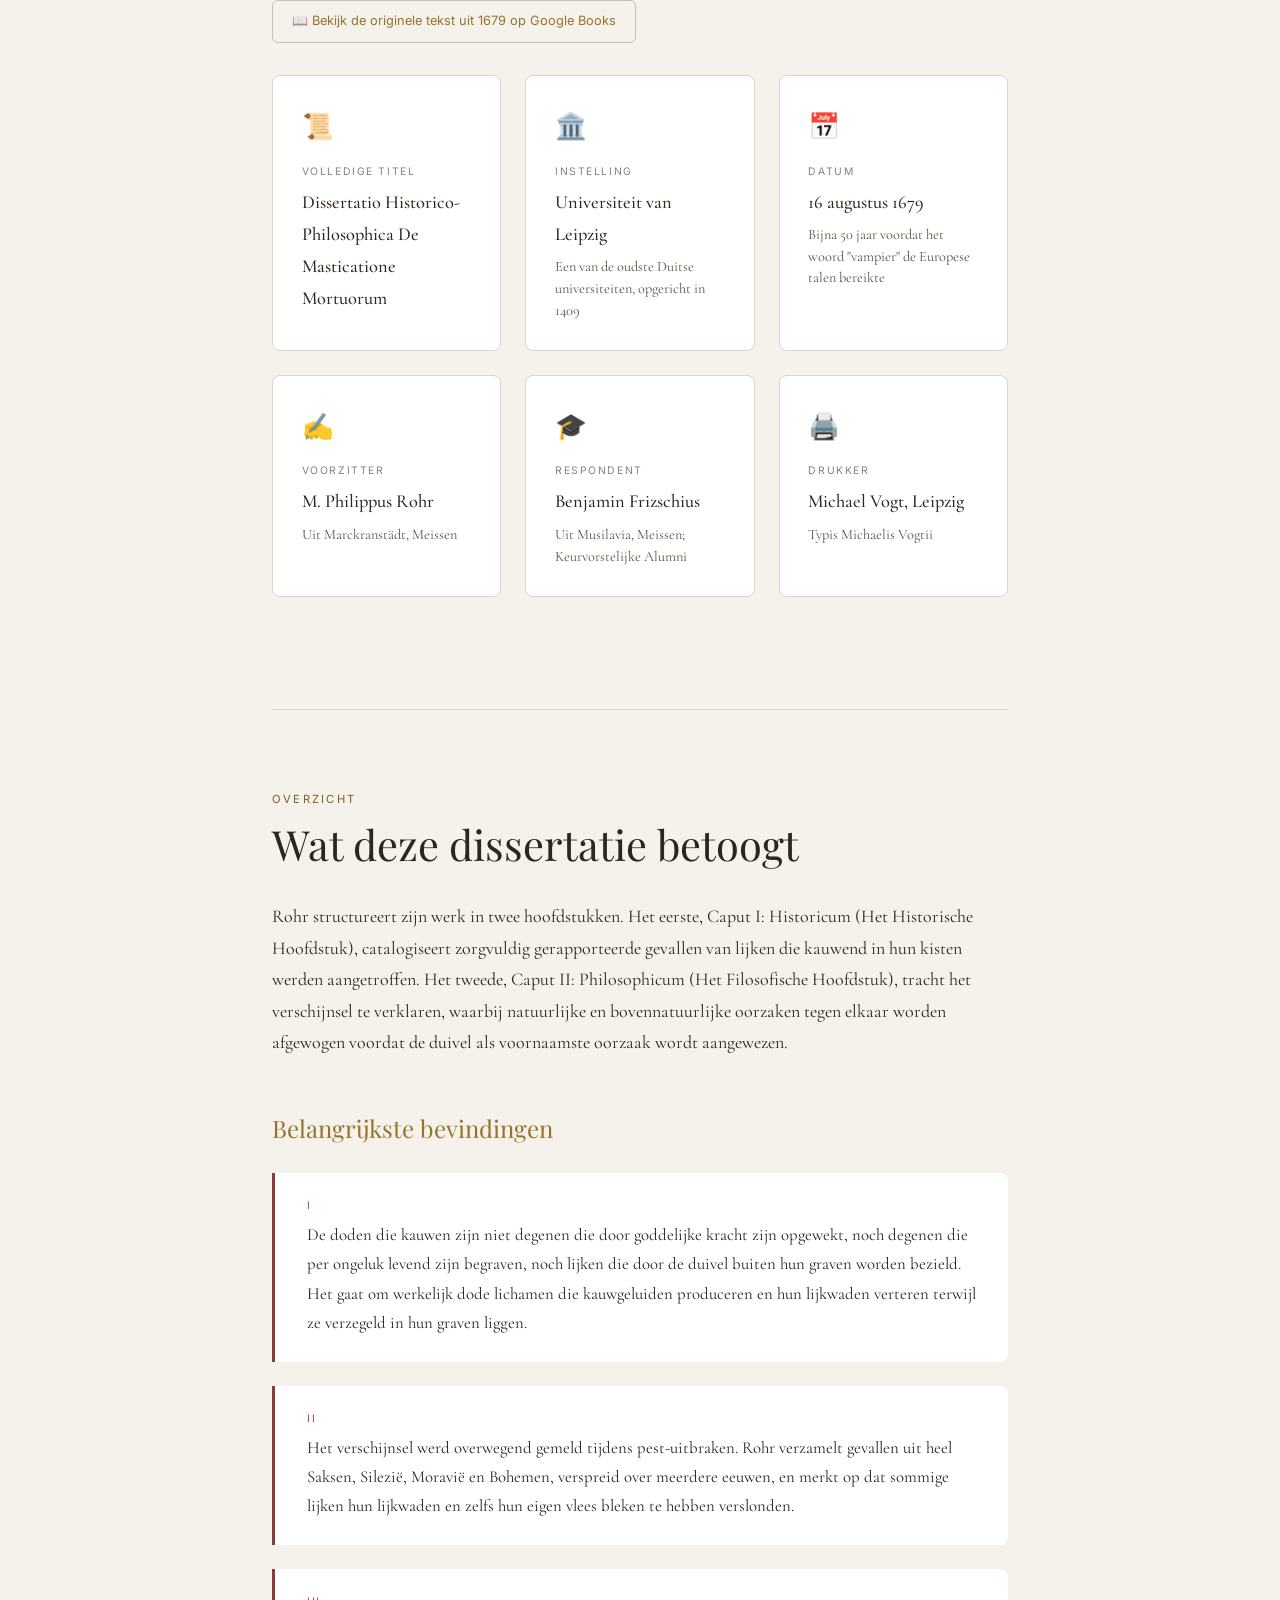
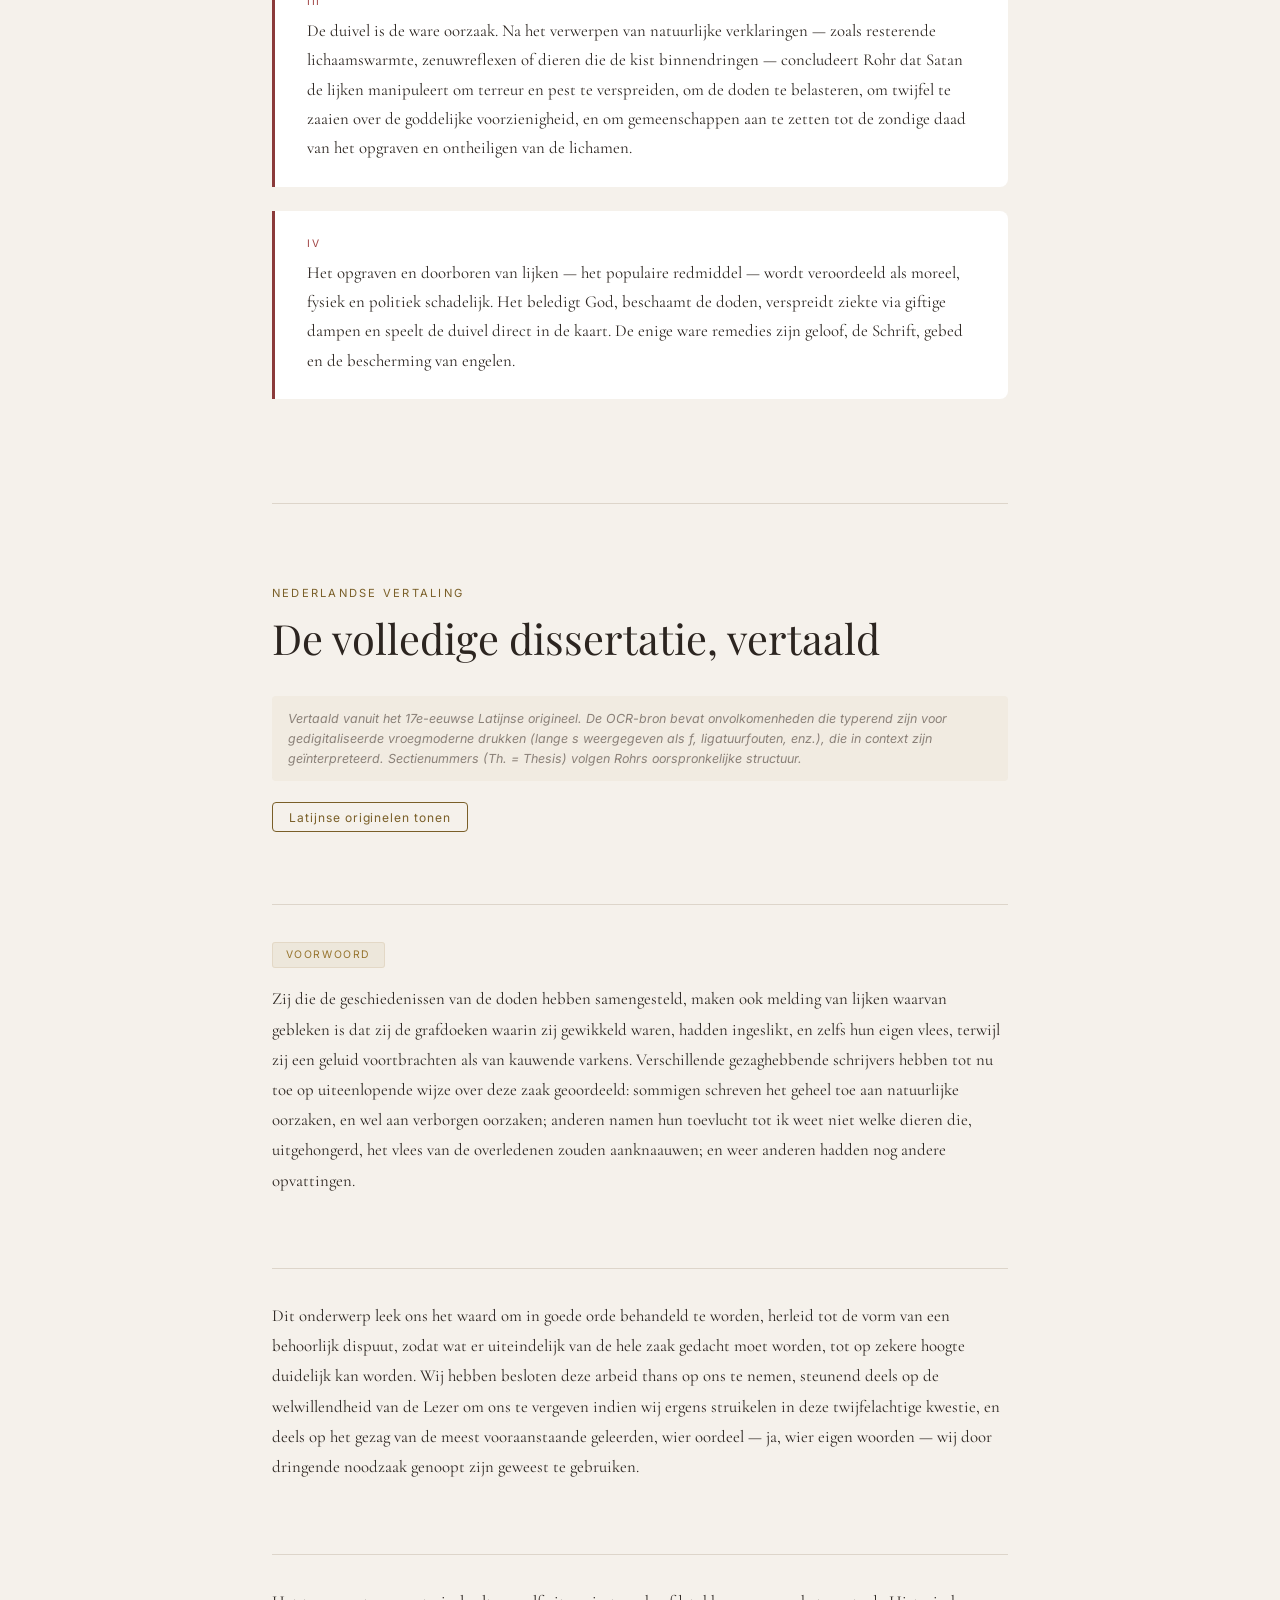
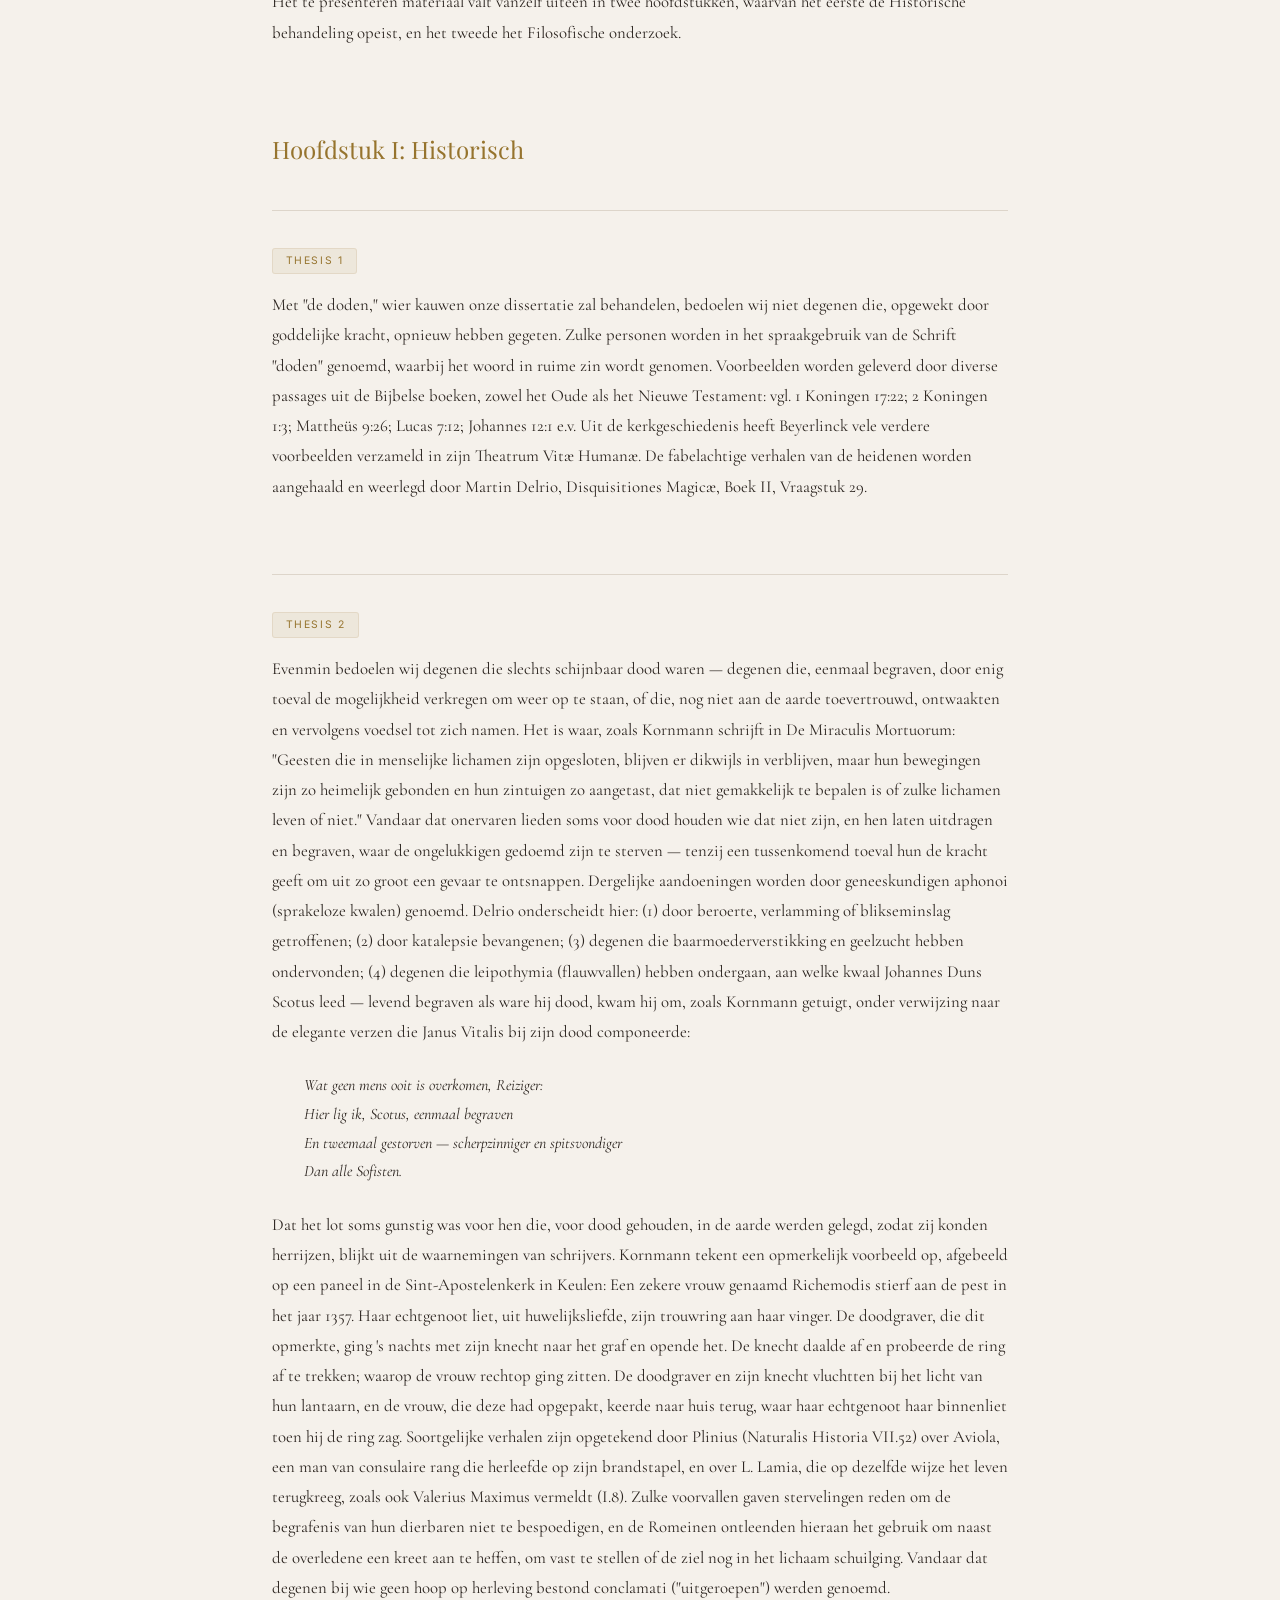
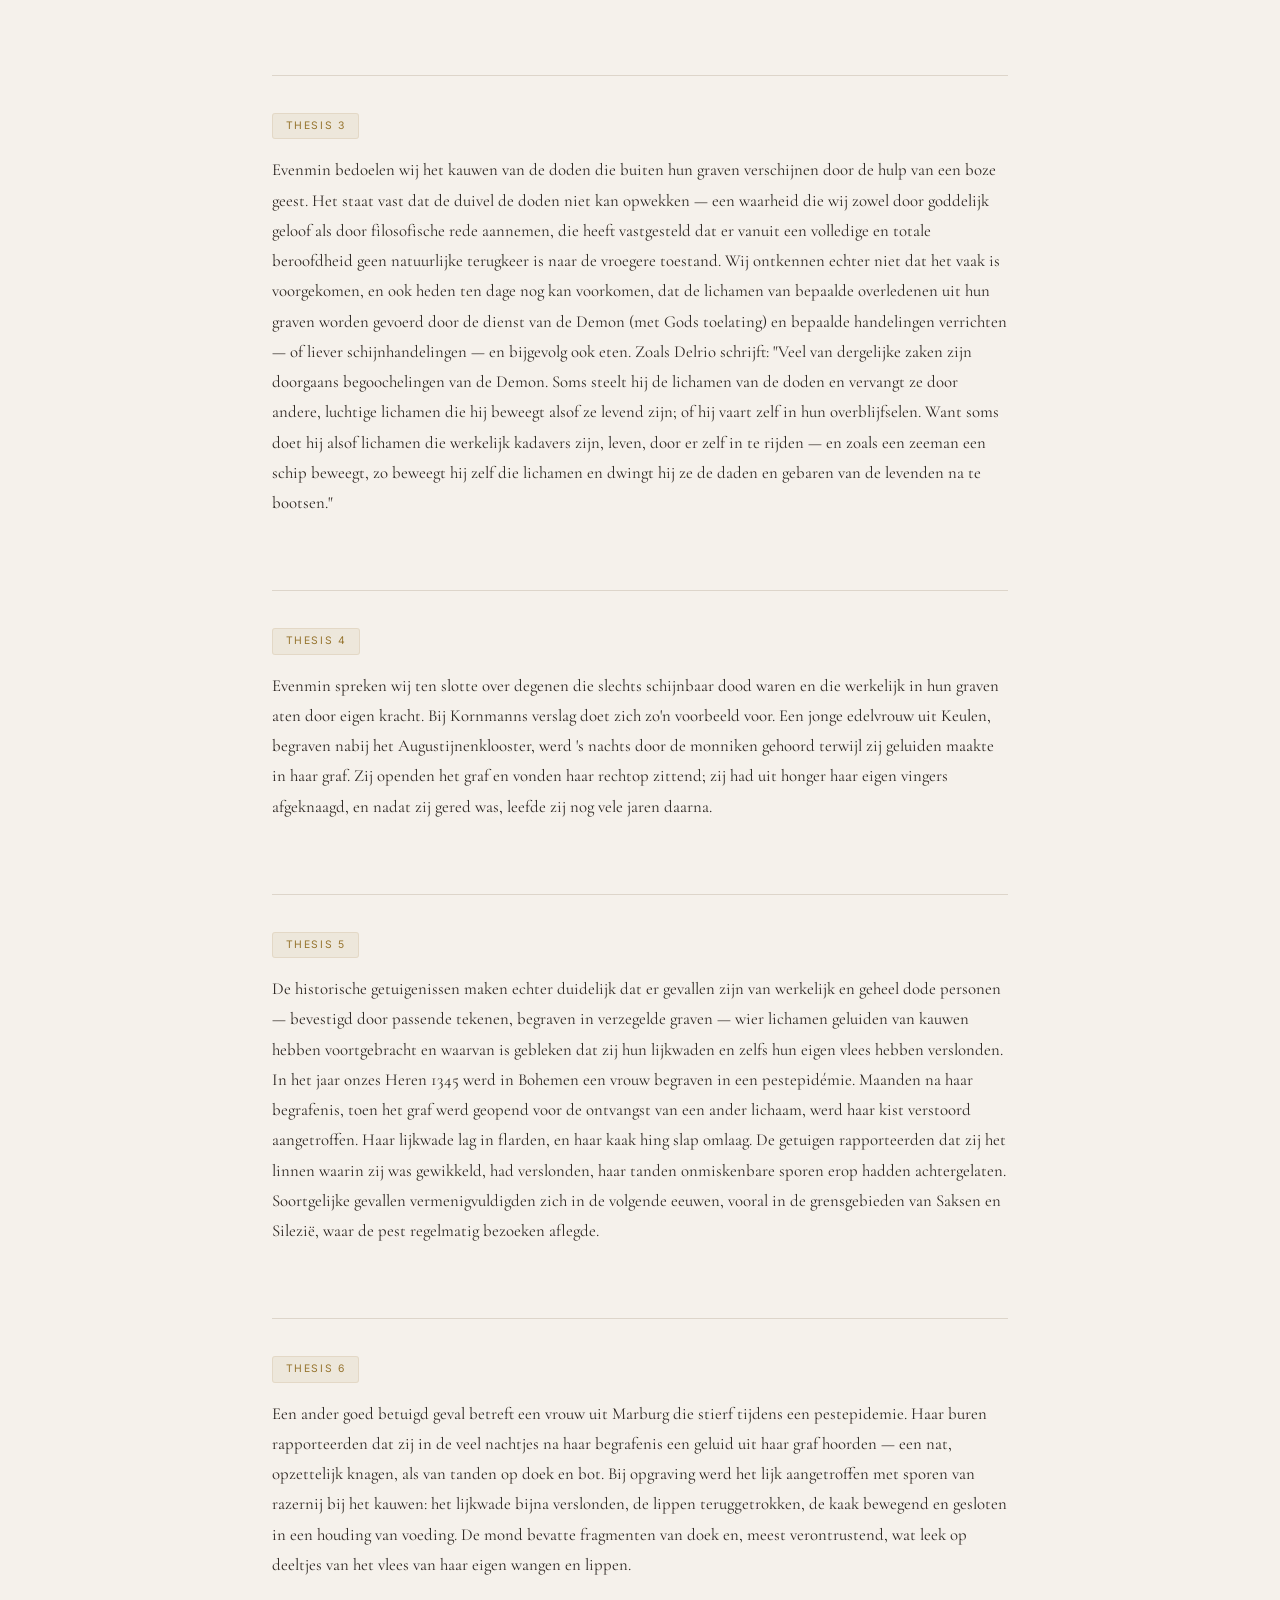
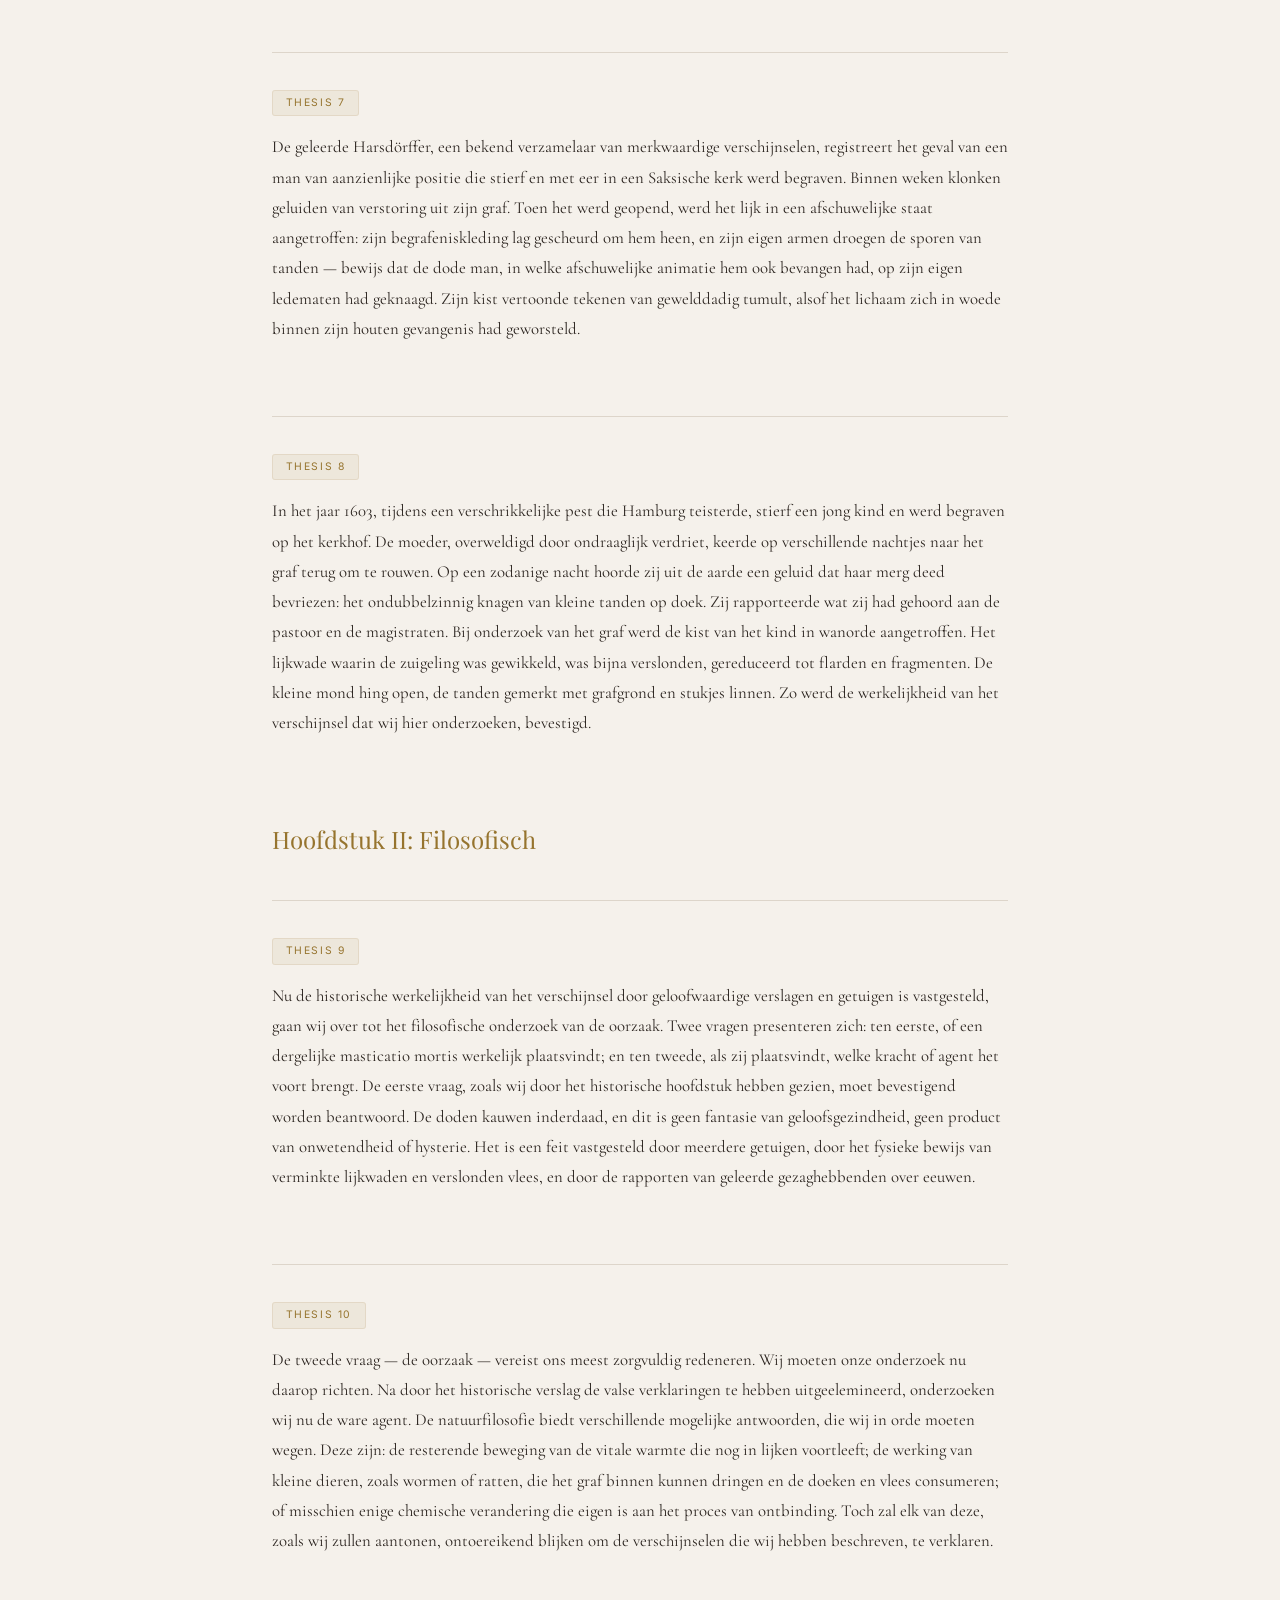
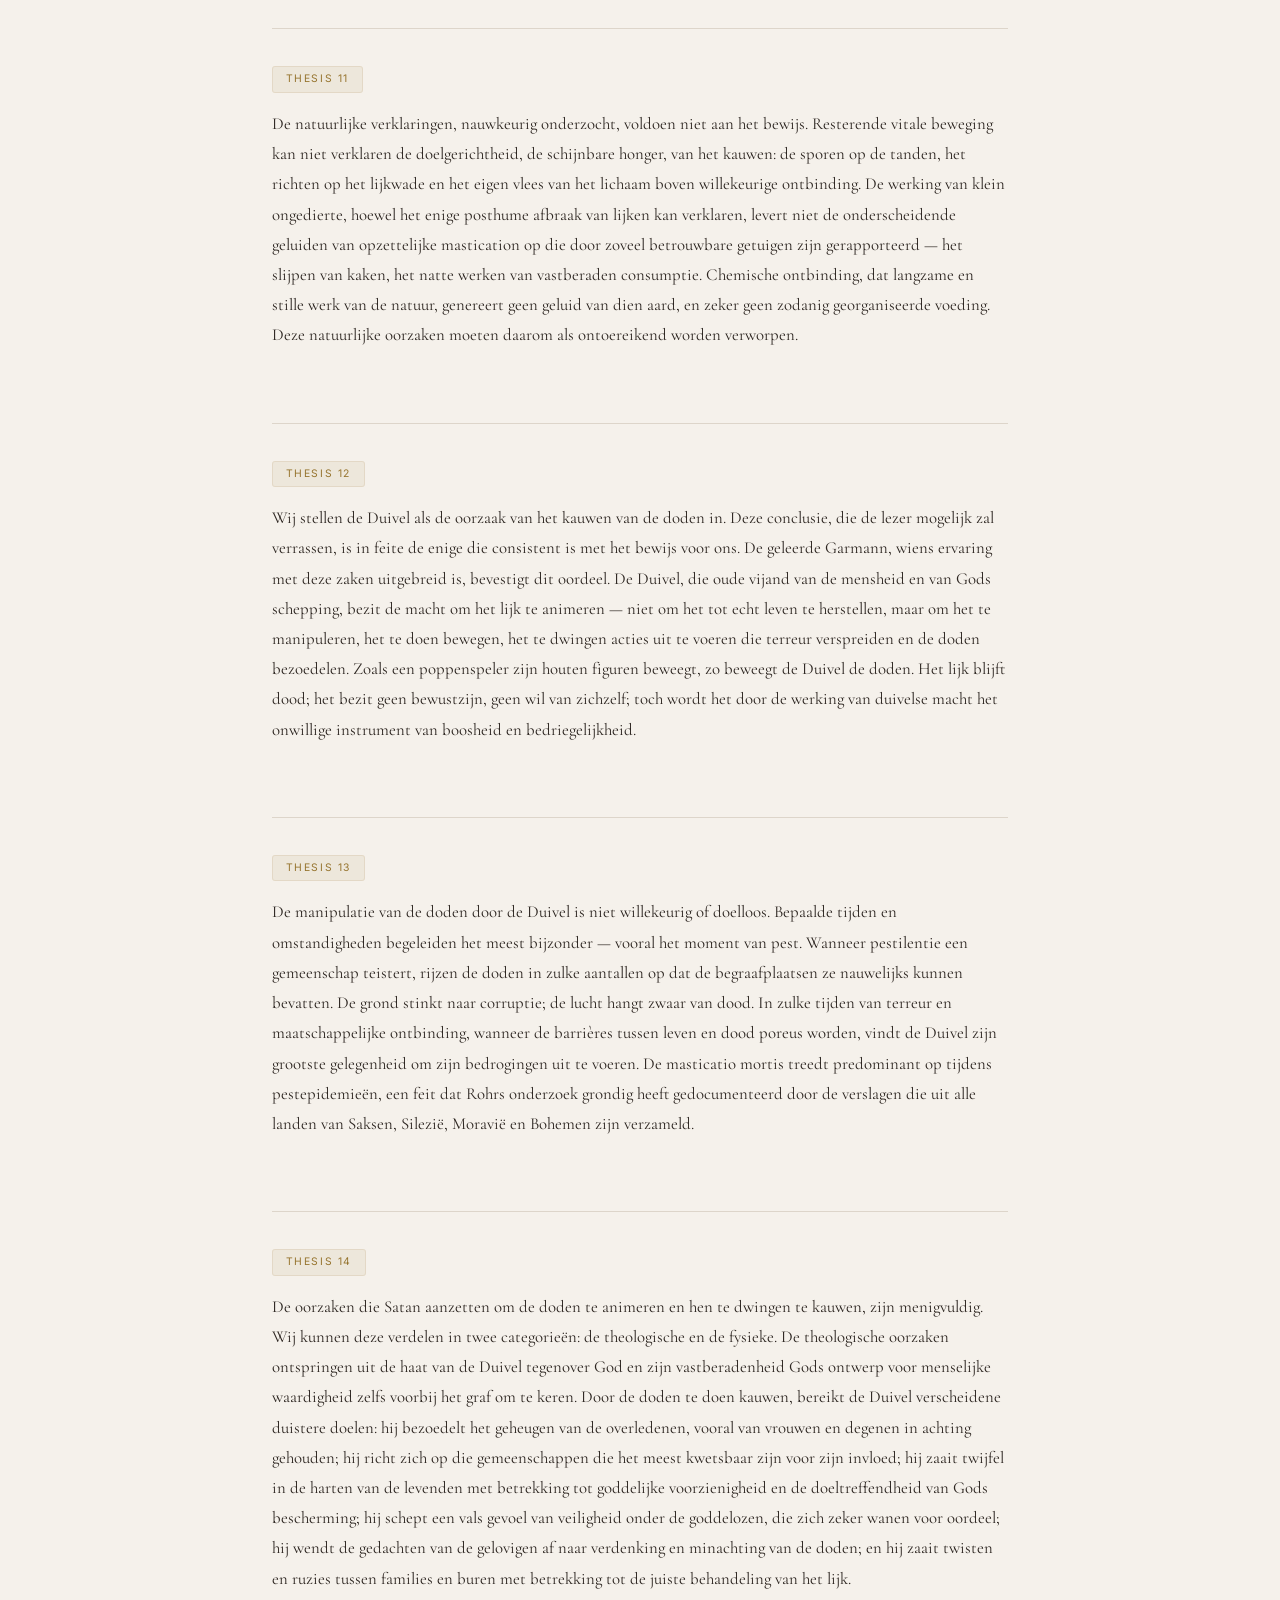
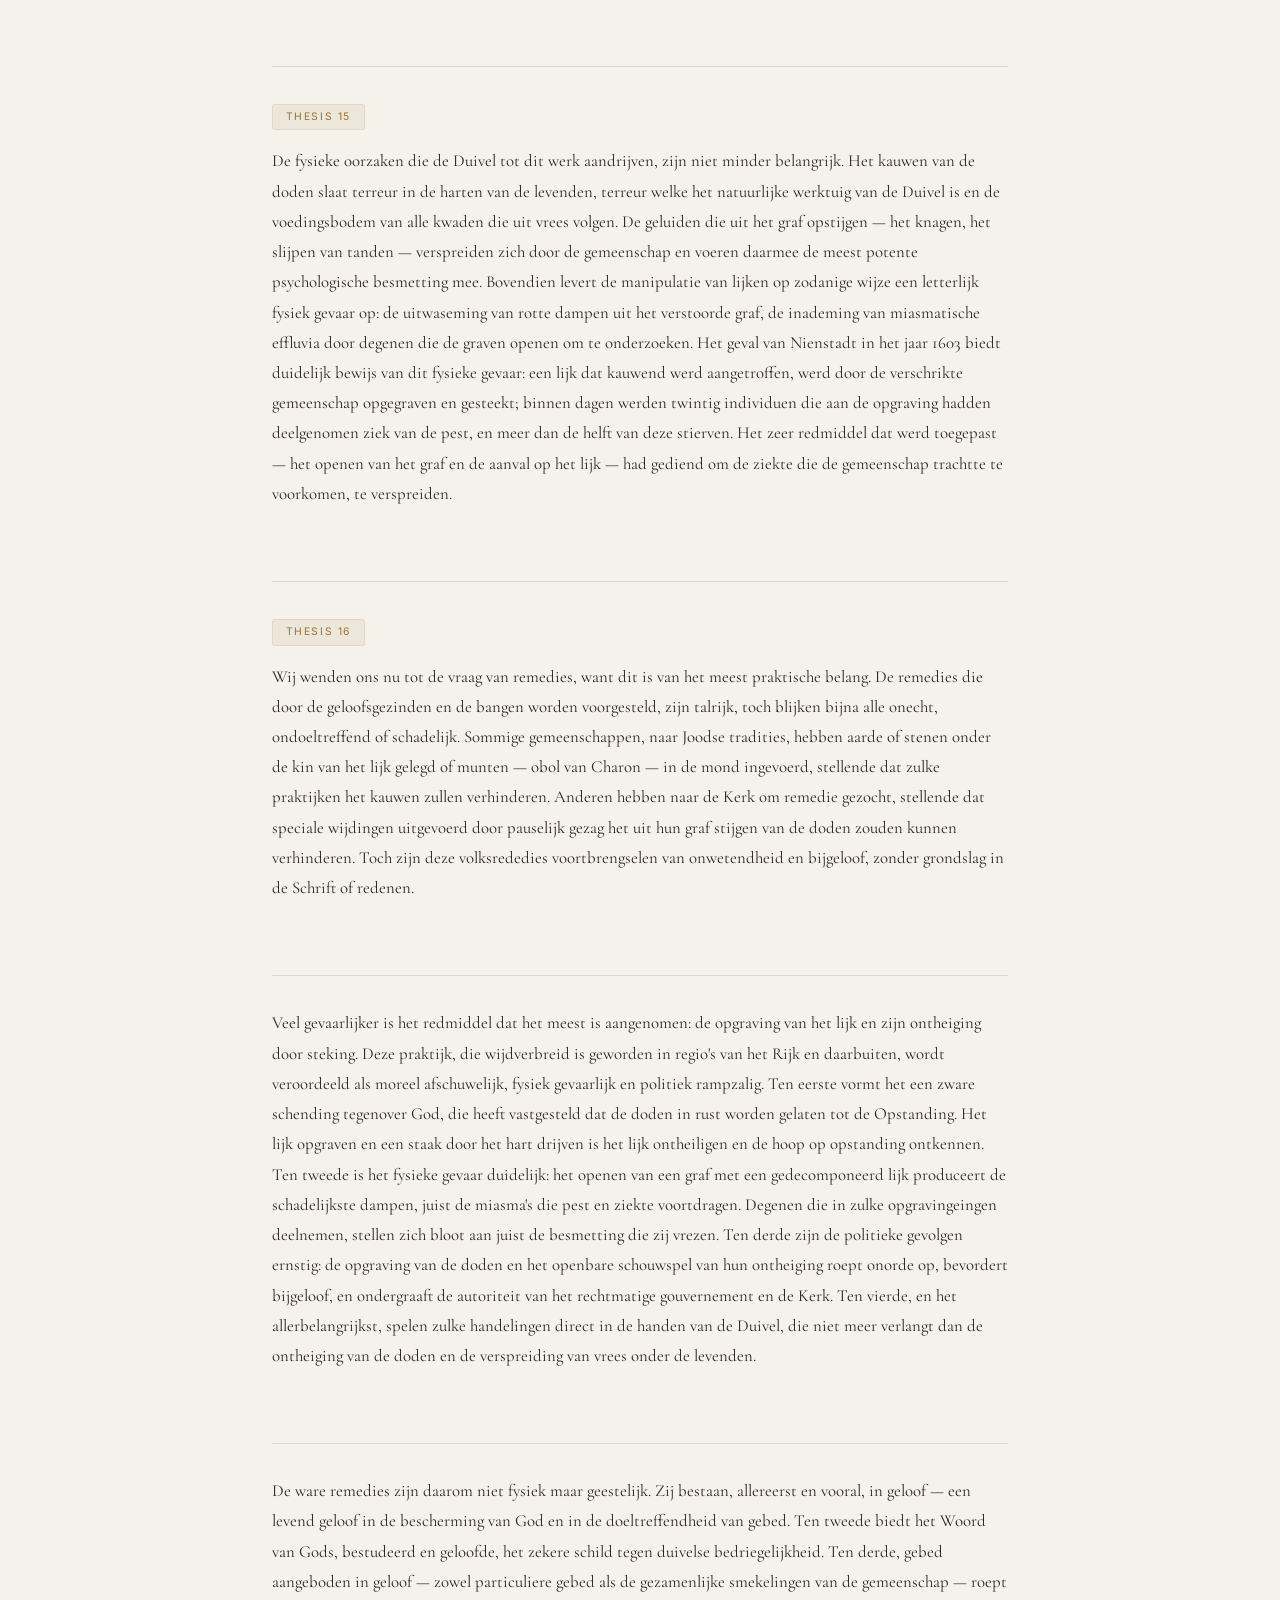
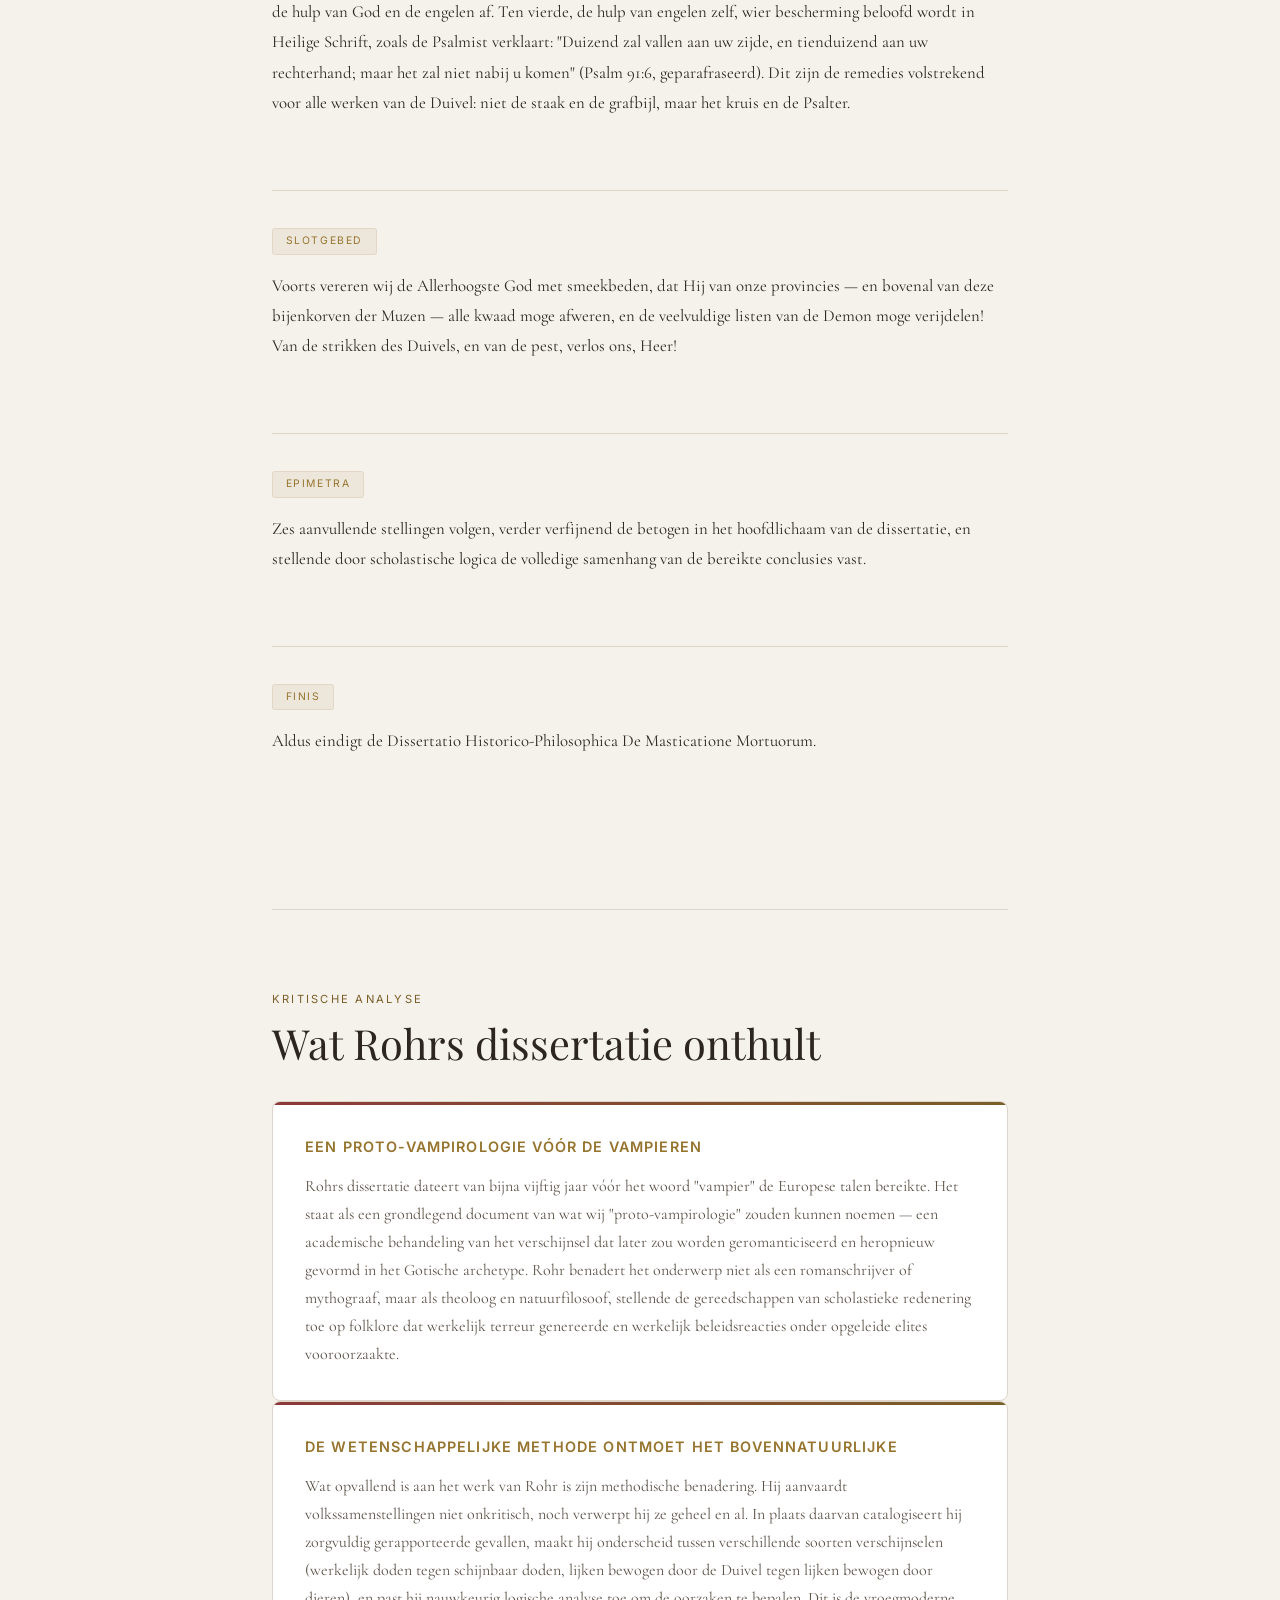
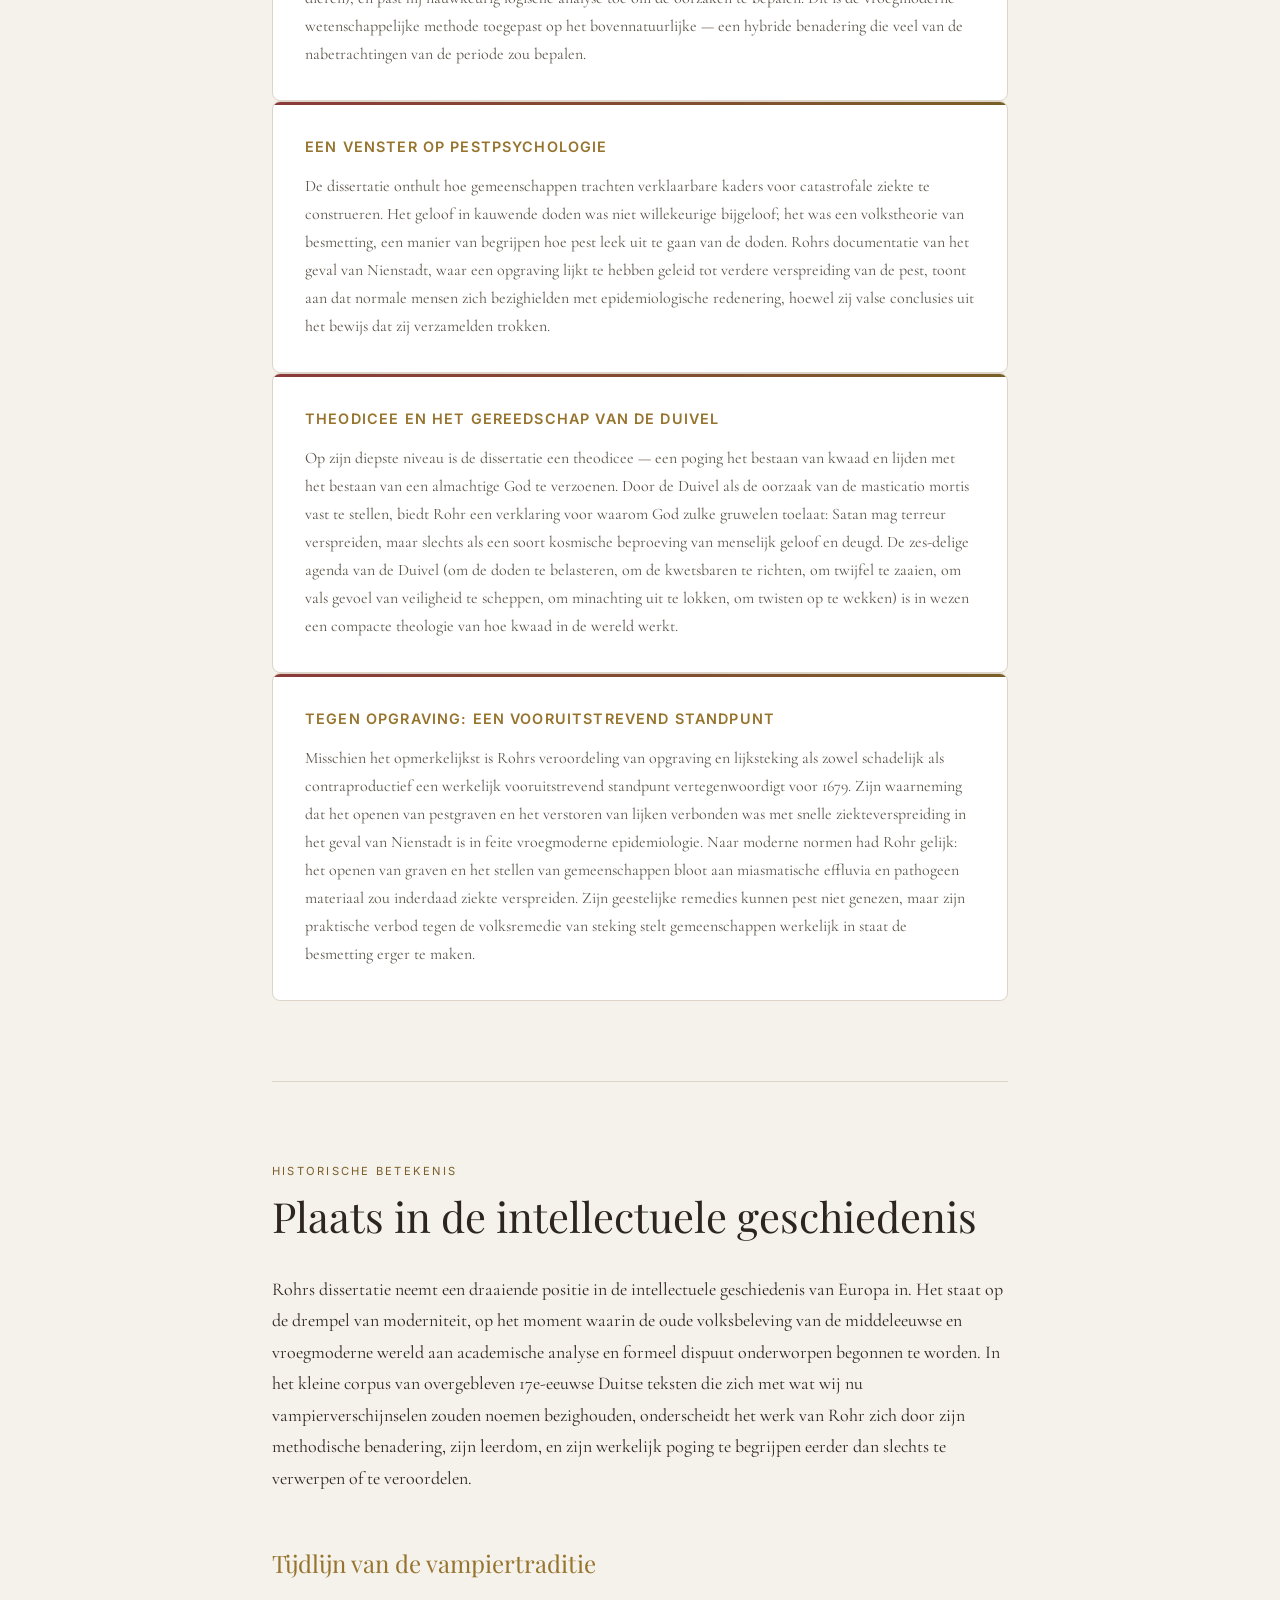
<file: nl/index.html>
<!DOCTYPE html>
<html lang="nl">
<head>
  <meta charset="UTF-8">
  <meta name="viewport" content="width=device-width, initial-scale=1.0">

  <!-- Primary Meta Tags -->
  <title>De Masticatione Mortuorum — Over het Kauwen der Doden | Philippus Rohr's 1679 Dissertatie</title>
  <meta name="description" content="Volledige Nederlandse vertaling en analyse van M. Philippus Rohr's 1679 Latijnse dissertatie over kauwende doden, een vroeg academisch werk over vampierverschijnselen voordat het woord vampier ontstond.">
  <meta name="keywords" content="Rohr, De Masticatione Mortuorum, 1679, dissertatie, vampiers, kauwende doden, Universiteit van Leipzig, pest, vroegmoderne theologie">

  <!-- Open Graph / Facebook -->
  <meta property="og:type" content="article">
  <meta property="og:url" content="https://drikusroor.github.io/rohr-dissertatio/nl/">
  <meta property="og:title" content="De Masticatione Mortuorum — Over het Kauwen der Doden | Rohr's 1679 Dissertatie">
  <meta property="og:description" content="Nederlandse vertaling van M. Philippus Rohr's baanbrekende 1679 academische verhandeling over kauwende doden en vampierverschijnselen.">
  <meta property="og:locale" content="nl_NL">
  <meta property="og:site_name" content="De Masticatione Mortuorum">

  <!-- Twitter -->
  <meta name="twitter:card" content="summary_large_image">
  <meta name="twitter:url" content="https://drikusroor.github.io/rohr-dissertatio/nl/">
  <meta name="twitter:title" content="De Masticatione Mortuorum — Over het Kauwen der Doden | Rohr's 1679 Dissertatie">
  <meta name="twitter:description" content="Nederlandse vertaling van een uitzonderlijke 1679 academische verhandeling over kauwende doden en vroege vampierstudies.">

  <!-- Canonical and Language Alternates -->
  <link rel="canonical" href="https://drikusroor.github.io/rohr-dissertatio/nl/">
  <link rel="alternate" hreflang="nl" href="https://drikusroor.github.io/rohr-dissertatio/nl/">
  <link rel="alternate" hreflang="en" href="https://drikusroor.github.io/rohr-dissertatio/">
  <link rel="alternate" hreflang="x-default" href="https://drikusroor.github.io/rohr-dissertatio/">

  <!-- JSON-LD Structured Data -->
  <script type="application/ld+json">
  {
    "@context": "https://schema.org",
    "@type": "ScholarlyArticle",
    "headline": "De Masticatione Mortuorum: Over het Kauwen der Doden",
    "description": "Nederlandse vertaling en analyse van M. Philippus Rohr's 1679 Latijnse dissertatie over kauwende doden, een vroeg academisch werk over vampierverschijnselen.",
    "author": {
      "@type": "Person",
      "name": "M. Philippus Rohr"
    },
    "respondent": {
      "@type": "Person",
      "name": "Benjamin Frizschius"
    },
    "datePublished": "1679-08-16",
    "inLanguage": "nl",
    "keywords": "vampiers, kauwende doden, vroegmoderne theologie, pest, Universiteit van Leipzig, 1679",
    "url": "https://drikusroor.github.io/rohr-dissertatio/nl/"
  }
  </script>

  <link rel="stylesheet" href="../style.css">
</head>
<body>
  <!-- Header with Navigation -->
  <header>
    <nav class="navbar">
      <div class="nav-brand">
        <span class="title-small">De Masticatione Mortuorum</span>
      </div>
      <ul class="nav-links">
        <li><a href="#context">Context</a></li>
        <li><a href="#summary">Samenvatting</a></li>
        <li><a href="#translation">Vertaling</a></li>
        <li><a href="#analysis">Analyse</a></li>
        <li><a href="#significance">Betekenis</a></li>
      </ul>
      <div class="nav-controls">
        <div class="theme-switcher">
          <button id="theme-system" class="theme-btn" onclick="setTheme('system')" title="Systeemthema">🖥️</button>
          <button id="theme-light" class="theme-btn" onclick="setTheme('light')" title="Licht thema">☀️</button>
          <button id="theme-dark" class="theme-btn" onclick="setTheme('dark')" title="Donker thema">🌙</button>
        </div>
        <a href="../" class="lang-link"><span class="flag">🇬🇧</span> EN</a>
      </div>
    </nav>
  </header>

  <!-- Hero Section -->
  <section class="hero">
    <div class="hero-content">
      <h1>De Masticatione Mortuorum</h1>
      <p class="subtitle">Over het Kauwen der Doden</p>
      <p class="meta">Een dissertatie door M. Philippus Rohr & Benjamin Frizschius<br>
      <span class="institution">Universiteit van Leipzig · 16 augustus 1679</span></p>
      <p class="scroll-hint">↓ Scroll om te ontdekken ↓</p>
    </div>
  </section>

  <!-- Main Content -->
  <main>
    <!-- Context Section -->
    <section id="context" class="section">
      <div class="section-label">Historische Context</div>
      <h2>Een academisch dispuut over vampiers, voordat vampiers een naam hadden</h2>

      <p>In de zomer van 1679 presenteerde een jonge theoloog genaamd Philippus Rohr aan de Universiteit van Leipzig een van de vroegste academische verhandelingen ooit geschreven over wat wij tegenwoordig vampierverschijnselen zouden noemen. De dissertatie ging niet over bloeddrinkende onsterfelijken uit gotische fictie — dat beeld lag meer dan een eeuw in de toekomst. In plaats daarvan boog Rohr zich over een wijdverbreid volksgeloof dat gemeenschappen door heel Centraal-Europa had geterroriseerd: het geloof dat de doden in hun graven konden kauwen, hun eigen lijkwaden en vlees konden verteren, en dat dit kauwen op de een of andere manier verbonden was met de verspreiding van de pest onder de levenden.</p>

      <p>De titel die hij eraan gaf — Dissertatio Historico-Philosophica De Masticatione Mortuorum — vertaalt zich eenvoudigweg als "Een Historisch-Filosofische Verhandeling over het Kauwen der Doden." Het werd gepresenteerd op 16 augustus 1679, met Benjamin Frizschius als verdedigend respondent, en gedrukt door Michael Vogt in Leipzig.</p>

      <a href="https://books.google.nl/books?id=VZJNAAAAcAAJ&printsec=frontcover&redir_esc=y#v=onepage&q&f=false" class="source-link" target="_blank" rel="noopener">📖 Bekijk de originele tekst uit 1679 op Google Books</a>

      <div class="context-grid">
        <div class="context-card">
          <div class="card-emoji">📜</div>
          <div class="card-title">Volledige Titel</div>
          <div class="card-text">Dissertatio Historico-Philosophica De Masticatione Mortuorum</div>
        </div>

        <div class="context-card">
          <div class="card-emoji">🏛️</div>
          <div class="card-title">Instelling</div>
          <div class="card-text">Universiteit van Leipzig<br><span class="small">Een van de oudste Duitse universiteiten, opgericht in 1409</span></div>
        </div>

        <div class="context-card">
          <div class="card-emoji">📅</div>
          <div class="card-title">Datum</div>
          <div class="card-text">16 augustus 1679<br><span class="small">Bijna 50 jaar voordat het woord "vampier" de Europese talen bereikte</span></div>
        </div>

        <div class="context-card">
          <div class="card-emoji">✍️</div>
          <div class="card-title">Voorzitter</div>
          <div class="card-text">M. Philippus Rohr<br><span class="small">Uit Marckranstädt, Meissen</span></div>
        </div>

        <div class="context-card">
          <div class="card-emoji">🎓</div>
          <div class="card-title">Respondent</div>
          <div class="card-text">Benjamin Frizschius<br><span class="small">Uit Musilavia, Meissen; Keurvorstelijke Alumni</span></div>
        </div>

        <div class="context-card">
          <div class="card-emoji">🖨️</div>
          <div class="card-title">Drukker</div>
          <div class="card-text">Michael Vogt, Leipzig<br><span class="small">Typis Michaelis Vogtii</span></div>
        </div>
      </div>
    </section>

    <!-- Summary Section -->
    <section id="summary" class="section">
      <div class="section-label">Overzicht</div>
      <h2>Wat deze dissertatie betoogt</h2>

      <p>Rohr structureert zijn werk in twee hoofdstukken. Het eerste, Caput I: Historicum (Het Historische Hoofdstuk), catalogiseert zorgvuldig gerapporteerde gevallen van lijken die kauwend in hun kisten werden aangetroffen. Het tweede, Caput II: Philosophicum (Het Filosofische Hoofdstuk), tracht het verschijnsel te verklaren, waarbij natuurlijke en bovennatuurlijke oorzaken tegen elkaar worden afgewogen voordat de duivel als voornaamste oorzaak wordt aangewezen.</p>

      <h3>Belangrijkste bevindingen</h3>

      <div class="finding">
        <div class="finding-num">I</div>
        <div class="finding-text">De doden die kauwen zijn niet degenen die door goddelijke kracht zijn opgewekt, noch degenen die per ongeluk levend zijn begraven, noch lijken die door de duivel buiten hun graven worden bezield. Het gaat om werkelijk dode lichamen die kauwgeluiden produceren en hun lijkwaden verteren terwijl ze verzegeld in hun graven liggen.</div>
      </div>

      <div class="finding">
        <div class="finding-num">II</div>
        <div class="finding-text">Het verschijnsel werd overwegend gemeld tijdens pest-uitbraken. Rohr verzamelt gevallen uit heel Saksen, Silezië, Moravië en Bohemen, verspreid over meerdere eeuwen, en merkt op dat sommige lijken hun lijkwaden en zelfs hun eigen vlees bleken te hebben verslonden.</div>
      </div>

      <div class="finding">
        <div class="finding-num">III</div>
        <div class="finding-text">De duivel is de ware oorzaak. Na het verwerpen van natuurlijke verklaringen — zoals resterende lichaamswarmte, zenuwreflexen of dieren die de kist binnendringen — concludeert Rohr dat Satan de lijken manipuleert om terreur en pest te verspreiden, om de doden te belasteren, om twijfel te zaaien over de goddelijke voorzienigheid, en om gemeenschappen aan te zetten tot de zondige daad van het opgraven en ontheiligen van de lichamen.</div>
      </div>

      <div class="finding">
        <div class="finding-num">IV</div>
        <div class="finding-text">Het opgraven en doorboren van lijken — het populaire redmiddel — wordt veroordeeld als moreel, fysiek en politiek schadelijk. Het beledigt God, beschaamt de doden, verspreidt ziekte via giftige dampen en speelt de duivel direct in de kaart. De enige ware remedies zijn geloof, de Schrift, gebed en de bescherming van engelen.</div>
      </div>
    </section>

    <!-- Translation Section -->
    <section id="translation" class="section">
      <div class="section-label">Nederlandse Vertaling</div>
      <h2>De volledige dissertatie, vertaald</h2>

      <p class="translation-note"><em>Vertaald vanuit het 17e-eeuwse Latijnse origineel. De OCR-bron bevat onvolkomenheden die typerend zijn voor gedigitaliseerde vroegmoderne drukken (lange s weergegeven als f, ligatuurfouten, enz.), die in context zijn geïnterpreteerd. Sectienummers (Th. = Thesis) volgen Rohrs oorspronkelijke structuur.</em></p>

      <button class="toggle-latin-btn" onclick="toggleLatin(this, 'Latijnse originelen tonen', 'Latijnse originelen verbergen')">Latijnse originelen tonen</button>

      <!-- Preface -->
      <div class="translation-block">
        <div class="thesis-marker">Voorwoord</div>
        <div class="latin-original hidden">Vi mortuorum historias pertexerunt, mentionem quoque faciunt cadaverum, quæ deprehensa sunt feralia, qvibus involuta fuerunt, amicula, imò & suammet carnem deglutivisse, simulac sonum instar porcorum mandentium edidisse. Varias huius rei sententias varia adhuc extant iudicia: nonnulli enim ad causas naturales, & quidem ad occulas, totum negocium rettulerunt; alii non so quid animalia, quæ volentes famelica carnibus defunctorum abuti dicantur, in causas vocaverunt; & alii rursus diversas opiniones adhibuerunt.</div>
        <div class="translation-text">Zij die de geschiedenissen van de doden hebben samengesteld, maken ook melding van lijken waarvan gebleken is dat zij de grafdoeken waarin zij gewikkeld waren, hadden ingeslikt, en zelfs hun eigen vlees, terwijl zij een geluid voortbrachten als van kauwende varkens. Verschillende gezaghebbende schrijvers hebben tot nu toe op uiteenlopende wijze over deze zaak geoordeeld: sommigen schreven het geheel toe aan natuurlijke oorzaken, en wel aan verborgen oorzaken; anderen namen hun toevlucht tot ik weet niet welke dieren die, uitgehongerd, het vlees van de overledenen zouden aanknaauwen; en weer anderen hadden nog andere opvattingen.</div>
      </div>

      <div class="translation-block">
        <div class="latin-original hidden">Hoc argumentum nobis dignum visum est, vt ordine tractatum, ad formam propiae disputationis redactum fieret, vt tandem de toto negocio quid sentiendum sit, aliquatenus clarificatum esse posset. Huius laboris munus suscipiendum nobis visum est, partim confidentes in indulgentia Lectoris, vt nobis, si vbicunque hac in dubia materia luctati sumus, ignoscat; partim nitentes auctoritate virorum doctissimorum, quorum iudicium, imò ipsa verba, necessitate vrgente vsurpare coacti sumus.</div>
        <div class="translation-text">Dit onderwerp leek ons het waard om in goede orde behandeld te worden, herleid tot de vorm van een behoorlijk dispuut, zodat wat er uiteindelijk van de hele zaak gedacht moet worden, tot op zekere hoogte duidelijk kan worden. Wij hebben besloten deze arbeid thans op ons te nemen, steunend deels op de welwillendheid van de Lezer om ons te vergeven indien wij ergens struikelen in deze twijfelachtige kwestie, en deels op het gezag van de meest vooraanstaande geleerden, wier oordeel — ja, wier eigen woorden — wij door dringende noodzaak genoopt zijn geweest te gebruiken.</div>
      </div>

      <div class="translation-block">
        <div class="latin-original hidden">Materia, quam iam dictaturus sum, se sponte in duas divisiones partieris, quarum prima sibi Historiam vindicat, altera vero Philosophicam perquisitionem postulat.</div>
        <div class="translation-text">Het te presenteren materiaal valt vanzelf uiteen in twee hoofdstukken, waarvan het eerste de Historische behandeling opeist, en het tweede het Filosofische onderzoek.</div>
      </div>

      <!-- Chapter I: Historical -->
      <h3>Hoofdstuk I: Historisch</h3>

      <div class="translation-block">
        <div class="thesis-marker">Thesis 1</div>
        <div class="latin-original hidden">Mortuos, de quorum masticatione nostra dissertatio aget, intelligimus non tales, qui divina virtute excitati rursum comederunt.</div>
        <div class="translation-text">Met "de doden," wier kauwen onze dissertatie zal behandelen, bedoelen wij niet degenen die, opgewekt door goddelijke kracht, opnieuw hebben gegeten. Zulke personen worden in het spraakgebruik van de Schrift "doden" genoemd, waarbij het woord in ruime zin wordt genomen. Voorbeelden worden geleverd door diverse passages uit de Bijbelse boeken, zowel het Oude als het Nieuwe Testament: vgl. 1 Koningen 17:22; 2 Koningen 1:3; Mattheüs 9:26; Lucas 7:12; Johannes 12:1 e.v. Uit de kerkgeschiedenis heeft Beyerlinck vele verdere voorbeelden verzameld in zijn Theatrum Vitæ Humanæ. De fabelachtige verhalen van de heidenen worden aangehaald en weerlegd door Martin Delrio, Disquisitiones Magicæ, Boek II, Vraagstuk 29.</div>
      </div>

      <div class="translation-block">
        <div class="thesis-marker">Thesis 2</div>
        <div class="latin-original hidden">Nec Mortuos intelligimus apparenter tales, qui vel sepulti casu quôdam surgendi potestatem nacti, vel nondum terræ mandati evigilarunt, & postmodum cibo sunt usi.</div>
        <div class="translation-text">Evenmin bedoelen wij degenen die slechts schijnbaar dood waren — degenen die, eenmaal begraven, door enig toeval de mogelijkheid verkregen om weer op te staan, of die, nog niet aan de aarde toevertrouwd, ontwaakten en vervolgens voedsel tot zich namen. Het is waar, zoals Kornmann schrijft in De Miraculis Mortuorum: "Geesten die in menselijke lichamen zijn opgesloten, blijven er dikwijls in verblijven, maar hun bewegingen zijn zo heimelijk gebonden en hun zintuigen zo aangetast, dat niet gemakkelijk te bepalen is of zulke lichamen leven of niet." Vandaar dat onervaren lieden soms voor dood houden wie dat niet zijn, en hen laten uitdragen en begraven, waar de ongelukkigen gedoemd zijn te sterven — tenzij een tussenkomend toeval hun de kracht geeft om uit zo groot een gevaar te ontsnappen. Dergelijke aandoeningen worden door geneeskundigen aphonoi (sprakeloze kwalen) genoemd. Delrio onderscheidt hier: (1) door beroerte, verlamming of blikseminslag getroffenen; (2) door katalepsie bevangenen; (3) degenen die baarmoederverstikking en geelzucht hebben ondervonden; (4) degenen die leipothymia (flauwvallen) hebben ondergaan, aan welke kwaal Johannes Duns Scotus leed — levend begraven als ware hij dood, kwam hij om, zoals Kornmann getuigt, onder verwijzing naar de elegante verzen die Janus Vitalis bij zijn dood componeerde:
        <div style="margin: 1.5em 0; padding-left: 2em; font-style: italic; font-size: 0.95em;">
        Wat geen mens ooit is overkomen, Reiziger:<br>
        Hier lig ik, Scotus, eenmaal begraven<br>
        En tweemaal gestorven — scherpzinniger en spitsvondiger<br>
        Dan alle Sofisten.
        </div>
        Dat het lot soms gunstig was voor hen die, voor dood gehouden, in de aarde werden gelegd, zodat zij konden herrijzen, blijkt uit de waarnemingen van schrijvers. Kornmann tekent een opmerkelijk voorbeeld op, afgebeeld op een paneel in de Sint-Apostelenkerk in Keulen: Een zekere vrouw genaamd Richemodis stierf aan de pest in het jaar 1357. Haar echtgenoot liet, uit huwelijksliefde, zijn trouwring aan haar vinger. De doodgraver, die dit opmerkte, ging 's nachts met zijn knecht naar het graf en opende het. De knecht daalde af en probeerde de ring af te trekken; waarop de vrouw rechtop ging zitten. De doodgraver en zijn knecht vluchtten bij het licht van hun lantaarn, en de vrouw, die deze had opgepakt, keerde naar huis terug, waar haar echtgenoot haar binnenliet toen hij de ring zag. Soortgelijke verhalen zijn opgetekend door Plinius (Naturalis Historia VII.52) over Aviola, een man van consulaire rang die herleefde op zijn brandstapel, en over L. Lamia, die op dezelfde wijze het leven terugkreeg, zoals ook Valerius Maximus vermeldt (I.8). Zulke voorvallen gaven stervelingen reden om de begrafenis van hun dierbaren niet te bespoedigen, en de Romeinen ontleenden hieraan het gebruik om naast de overledene een kreet aan te heffen, om vast te stellen of de ziel nog in het lichaam schuilging. Vandaar dat degenen bij wie geen hoop op herleving bestond conclamati ("uitgeroepen") werden genoemd.</div>
      </div>

      <div class="translation-block">
        <div class="thesis-marker">Thesis 3</div>
        <div class="latin-original hidden">Nec intendimus masticationem mortuorum, extra sepulcra ope malefici spiritus apparentium.</div>
        <div class="translation-text">Evenmin bedoelen wij het kauwen van de doden die buiten hun graven verschijnen door de hulp van een boze geest. Het staat vast dat de duivel de doden niet kan opwekken — een waarheid die wij zowel door goddelijk geloof als door filosofische rede aannemen, die heeft vastgesteld dat er vanuit een volledige en totale beroofdheid geen natuurlijke terugkeer is naar de vroegere toestand. Wij ontkennen echter niet dat het vaak is voorgekomen, en ook heden ten dage nog kan voorkomen, dat de lichamen van bepaalde overledenen uit hun graven worden gevoerd door de dienst van de Demon (met Gods toelating) en bepaalde handelingen verrichten — of liever schijnhandelingen — en bijgevolg ook eten. Zoals Delrio schrijft: "Veel van dergelijke zaken zijn doorgaans begoochelingen van de Demon. Soms steelt hij de lichamen van de doden en vervangt ze door andere, luchtige lichamen die hij beweegt alsof ze levend zijn; of hij vaart zelf in hun overblijfselen. Want soms doet hij alsof lichamen die werkelijk kadavers zijn, leven, door er zelf in te rijden — en zoals een zeeman een schip beweegt, zo beweegt hij zelf die lichamen en dwingt hij ze de daden en gebaren van de levenden na te bootsen."</div>
      </div>

      <div class="translation-block">
        <div class="thesis-marker">Thesis 4</div>
        <div class="translation-text">Evenmin spreken wij ten slotte over degenen die slechts schijnbaar dood waren en die werkelijk in hun graven aten door eigen kracht. Bij Kornmanns verslag doet zich zo'n voorbeeld voor. Een jonge edelvrouw uit Keulen, begraven nabij het Augustijnenklooster, werd 's nachts door de monniken gehoord terwijl zij geluiden maakte in haar graf. Zij openden het graf en vonden haar rechtop zittend; zij had uit honger haar eigen vingers afgeknaagd, en nadat zij gered was, leefde zij nog vele jaren daarna.</div>
      </div>

      <div class="translation-block">
        <div class="thesis-marker">Thesis 5</div>
        <div class="translation-text">De historische getuigenissen maken echter duidelijk dat er gevallen zijn van werkelijk en geheel dode personen — bevestigd door passende tekenen, begraven in verzegelde graven — wier lichamen geluiden van kauwen hebben voortgebracht en waarvan is gebleken dat zij hun lijkwaden en zelfs hun eigen vlees hebben verslonden. In het jaar onzes Heren 1345 werd in Bohemen een vrouw begraven in een pestepidémie. Maanden na haar begrafenis, toen het graf werd geopend voor de ontvangst van een ander lichaam, werd haar kist verstoord aangetroffen. Haar lijkwade lag in flarden, en haar kaak hing slap omlaag. De getuigen rapporteerden dat zij het linnen waarin zij was gewikkeld, had verslonden, haar tanden onmiskenbare sporen erop hadden achtergelaten. Soortgelijke gevallen vermenigvuldigden zich in de volgende eeuwen, vooral in de grensgebieden van Saksen en Silezië, waar de pest regelmatig bezoeken aflegde.</div>
      </div>

      <div class="translation-block">
        <div class="thesis-marker">Thesis 6</div>
        <div class="translation-text">Een ander goed betuigd geval betreft een vrouw uit Marburg die stierf tijdens een pestepidemie. Haar buren rapporteerden dat zij in de veel nachtjes na haar begrafenis een geluid uit haar graf hoorden — een nat, opzettelijk knagen, als van tanden op doek en bot. Bij opgraving werd het lijk aangetroffen met sporen van razernij bij het kauwen: het lijkwade bijna verslonden, de lippen teruggetrokken, de kaak bewegend en gesloten in een houding van voeding. De mond bevatte fragmenten van doek en, meest verontrustend, wat leek op deeltjes van het vlees van haar eigen wangen en lippen.</div>
      </div>

      <div class="translation-block">
        <div class="thesis-marker">Thesis 7</div>
        <div class="translation-text">De geleerde Harsdörffer, een bekend verzamelaar van merkwaardige verschijnselen, registreert het geval van een man van aanzienlijke positie die stierf en met eer in een Saksische kerk werd begraven. Binnen weken klonken geluiden van verstoring uit zijn graf. Toen het werd geopend, werd het lijk in een afschuwelijke staat aangetroffen: zijn begrafeniskleding lag gescheurd om hem heen, en zijn eigen armen droegen de sporen van tanden — bewijs dat de dode man, in welke afschuwelijke animatie hem ook bevangen had, op zijn eigen ledematen had geknaagd. Zijn kist vertoonde tekenen van gewelddadig tumult, alsof het lichaam zich in woede binnen zijn houten gevangenis had geworsteld.</div>
      </div>

      <div class="translation-block">
        <div class="thesis-marker">Thesis 8</div>
        <div class="translation-text">In het jaar 1603, tijdens een verschrikkelijke pest die Hamburg teisterde, stierf een jong kind en werd begraven op het kerkhof. De moeder, overweldigd door ondraaglijk verdriet, keerde op verschillende nachtjes naar het graf terug om te rouwen. Op een zodanige nacht hoorde zij uit de aarde een geluid dat haar merg deed bevriezen: het ondubbelzinnig knagen van kleine tanden op doek. Zij rapporteerde wat zij had gehoord aan de pastoor en de magistraten. Bij onderzoek van het graf werd de kist van het kind in wanorde aangetroffen. Het lijkwade waarin de zuigeling was gewikkeld, was bijna verslonden, gereduceerd tot flarden en fragmenten. De kleine mond hing open, de tanden gemerkt met grafgrond en stukjes linnen. Zo werd de werkelijkheid van het verschijnsel dat wij hier onderzoeken, bevestigd.</div>
      </div>

      <!-- Chapter II: Philosophical -->
      <h3>Hoofdstuk II: Filosofisch</h3>

      <div class="translation-block">
        <div class="thesis-marker">Thesis 9</div>
        <div class="translation-text">Nu de historische werkelijkheid van het verschijnsel door geloofwaardige verslagen en getuigen is vastgesteld, gaan wij over tot het filosofische onderzoek van de oorzaak. Twee vragen presenteren zich: ten eerste, of een dergelijke masticatio mortis werkelijk plaatsvindt; en ten tweede, als zij plaatsvindt, welke kracht of agent het voort brengt. De eerste vraag, zoals wij door het historische hoofdstuk hebben gezien, moet bevestigend worden beantwoord. De doden kauwen inderdaad, en dit is geen fantasie van geloofsgezindheid, geen product van onwetendheid of hysterie. Het is een feit vastgesteld door meerdere getuigen, door het fysieke bewijs van verminkte lijkwaden en verslonden vlees, en door de rapporten van geleerde gezaghebbenden over eeuwen.</div>
      </div>

      <div class="translation-block">
        <div class="thesis-marker">Thesis 10</div>
        <div class="translation-text">De tweede vraag — de oorzaak — vereist ons meest zorgvuldig redeneren. Wij moeten onze onderzoek nu daarop richten. Na door het historische verslag de valse verklaringen te hebben uitgeelemineerd, onderzoeken wij nu de ware agent. De natuurfilosofie biedt verschillende mogelijke antwoorden, die wij in orde moeten wegen. Deze zijn: de resterende beweging van de vitale warmte die nog in lijken voortleeft; de werking van kleine dieren, zoals wormen of ratten, die het graf binnen kunnen dringen en de doeken en vlees consumeren; of misschien enige chemische verandering die eigen is aan het proces van ontbinding. Toch zal elk van deze, zoals wij zullen aantonen, ontoereikend blijken om de verschijnselen die wij hebben beschreven, te verklaren.</div>
      </div>

      <div class="translation-block">
        <div class="thesis-marker">Thesis 11</div>
        <div class="translation-text">De natuurlijke verklaringen, nauwkeurig onderzocht, voldoen niet aan het bewijs. Resterende vitale beweging kan niet verklaren de doelgerichtheid, de schijnbare honger, van het kauwen: de sporen op de tanden, het richten op het lijkwade en het eigen vlees van het lichaam boven willekeurige ontbinding. De werking van klein ongedierte, hoewel het enige posthume afbraak van lijken kan verklaren, levert niet de onderscheidende geluiden van opzettelijke mastication op die door zoveel betrouwbare getuigen zijn gerapporteerd — het slijpen van kaken, het natte werken van vastberaden consumptie. Chemische ontbinding, dat langzame en stille werk van de natuur, genereert geen geluid van dien aard, en zeker geen zodanig georganiseerde voeding. Deze natuurlijke oorzaken moeten daarom als ontoereikend worden verworpen.</div>
      </div>

      <div class="translation-block">
        <div class="thesis-marker">Thesis 12</div>
        <div class="latin-original hidden">Causam masticationis in mortuis constituimus Diabolum.</div>
        <div class="translation-text">Wij stellen de Duivel als de oorzaak van het kauwen van de doden in. Deze conclusie, die de lezer mogelijk zal verrassen, is in feite de enige die consistent is met het bewijs voor ons. De geleerde Garmann, wiens ervaring met deze zaken uitgebreid is, bevestigt dit oordeel. De Duivel, die oude vijand van de mensheid en van Gods schepping, bezit de macht om het lijk te animeren — niet om het tot echt leven te herstellen, maar om het te manipuleren, het te doen bewegen, het te dwingen acties uit te voeren die terreur verspreiden en de doden bezoedelen. Zoals een poppenspeler zijn houten figuren beweegt, zo beweegt de Duivel de doden. Het lijk blijft dood; het bezit geen bewustzijn, geen wil van zichzelf; toch wordt het door de werking van duivelse macht het onwillige instrument van boosheid en bedriegelijkheid.</div>
      </div>

      <div class="translation-block">
        <div class="thesis-marker">Thesis 13</div>
        <div class="translation-text">De manipulatie van de doden door de Duivel is niet willekeurig of doelloos. Bepaalde tijden en omstandigheden begeleiden het meest bijzonder — vooral het moment van pest. Wanneer pestilentie een gemeenschap teistert, rijzen de doden in zulke aantallen op dat de begraafplaatsen ze nauwelijks kunnen bevatten. De grond stinkt naar corruptie; de lucht hangt zwaar van dood. In zulke tijden van terreur en maatschappelijke ontbinding, wanneer de barrières tussen leven en dood poreus worden, vindt de Duivel zijn grootste gelegenheid om zijn bedrogingen uit te voeren. De masticatio mortis treedt predominant op tijdens pestepidemieën, een feit dat Rohrs onderzoek grondig heeft gedocumenteerd door de verslagen die uit alle landen van Saksen, Silezië, Moravië en Bohemen zijn verzameld.</div>
      </div>

      <div class="translation-block">
        <div class="thesis-marker">Thesis 14</div>
        <div class="translation-text">De oorzaken die Satan aanzetten om de doden te animeren en hen te dwingen te kauwen, zijn menigvuldig. Wij kunnen deze verdelen in twee categorieën: de theologische en de fysieke. De theologische oorzaken ontspringen uit de haat van de Duivel tegenover God en zijn vastberadenheid Gods ontwerp voor menselijke waardigheid zelfs voorbij het graf om te keren. Door de doden te doen kauwen, bereikt de Duivel verscheidene duistere doelen: hij bezoedelt het geheugen van de overledenen, vooral van vrouwen en degenen in achting gehouden; hij richt zich op die gemeenschappen die het meest kwetsbaar zijn voor zijn invloed; hij zaait twijfel in de harten van de levenden met betrekking tot goddelijke voorzienigheid en de doeltreffendheid van Gods bescherming; hij schept een vals gevoel van veiligheid onder de goddelozen, die zich zeker wanen voor oordeel; hij wendt de gedachten van de gelovigen af naar verdenking en minachting van de doden; en hij zaait twisten en ruzies tussen families en buren met betrekking tot de juiste behandeling van het lijk.</div>
      </div>

      <div class="translation-block">
        <div class="thesis-marker">Thesis 15</div>
        <div class="translation-text">De fysieke oorzaken die de Duivel tot dit werk aandrijven, zijn niet minder belangrijk. Het kauwen van de doden slaat terreur in de harten van de levenden, terreur welke het natuurlijke werktuig van de Duivel is en de voedingsbodem van alle kwaden die uit vrees volgen. De geluiden die uit het graf opstijgen — het knagen, het slijpen van tanden — verspreiden zich door de gemeenschap en voeren daarmee de meest potente psychologische besmetting mee. Bovendien levert de manipulatie van lijken op zodanige wijze een letterlijk fysiek gevaar op: de uitwaseming van rotte dampen uit het verstoorde graf, de inademing van miasmatische effluvia door degenen die de graven openen om te onderzoeken. Het geval van Nienstadt in het jaar 1603 biedt duidelijk bewijs van dit fysieke gevaar: een lijk dat kauwend werd aangetroffen, werd door de verschrikte gemeenschap opgegraven en gesteekt; binnen dagen werden twintig individuen die aan de opgraving hadden deelgenomen ziek van de pest, en meer dan de helft van deze stierven. Het zeer redmiddel dat werd toegepast — het openen van het graf en de aanval op het lijk — had gediend om de ziekte die de gemeenschap trachtte te voorkomen, te verspreiden.</div>
      </div>

      <div class="translation-block">
        <div class="thesis-marker">Thesis 16</div>
        <div class="translation-text">Wij wenden ons nu tot de vraag van remedies, want dit is van het meest praktische belang. De remedies die door de geloofsgezinden en de bangen worden voorgesteld, zijn talrijk, toch blijken bijna alle onecht, ondoeltreffend of schadelijk. Sommige gemeenschappen, naar Joodse tradities, hebben aarde of stenen onder de kin van het lijk gelegd of munten — obol van Charon — in de mond ingevoerd, stellende dat zulke praktijken het kauwen zullen verhinderen. Anderen hebben naar de Kerk om remedie gezocht, stellende dat speciale wijdingen uitgevoerd door pauselijk gezag het uit hun graf stijgen van de doden zouden kunnen verhinderen. Toch zijn deze volksrededies voortbrengselen van onwetendheid en bijgeloof, zonder grondslag in de Schrift of redenen.</div>
      </div>

      <div class="translation-block">
        <div class="translation-text">Veel gevaarlijker is het redmiddel dat het meest is aangenomen: de opgraving van het lijk en zijn ontheiging door steking. Deze praktijk, die wijdverbreid is geworden in regio's van het Rijk en daarbuiten, wordt veroordeeld als moreel afschuwelijk, fysiek gevaarlijk en politiek rampzalig. Ten eerste vormt het een zware schending tegenover God, die heeft vastgesteld dat de doden in rust worden gelaten tot de Opstanding. Het lijk opgraven en een staak door het hart drijven is het lijk ontheiligen en de hoop op opstanding ontkennen. Ten tweede is het fysieke gevaar duidelijk: het openen van een graf met een gedecomponeerd lijk produceert de schadelijkste dampen, juist de miasma's die pest en ziekte voortdragen. Degenen die in zulke opgravingeingen deelnemen, stellen zich bloot aan juist de besmetting die zij vrezen. Ten derde zijn de politieke gevolgen ernstig: de opgraving van de doden en het openbare schouwspel van hun ontheiging roept onorde op, bevordert bijgeloof, en ondergraaft de autoriteit van het rechtmatige gouvernement en de Kerk. Ten vierde, en het allerbelangrijkst, spelen zulke handelingen direct in de handen van de Duivel, die niet meer verlangt dan de ontheiging van de doden en de verspreiding van vrees onder de levenden.</div>
      </div>

      <div class="translation-block">
        <div class="translation-text">De ware remedies zijn daarom niet fysiek maar geestelijk. Zij bestaan, allereerst en vooral, in geloof — een levend geloof in de bescherming van God en in de doeltreffendheid van gebed. Ten tweede biedt het Woord van Gods, bestudeerd en geloofde, het zekere schild tegen duivelse bedriegelijkheid. Ten derde, gebed aangeboden in geloof — zowel particuliere gebed als de gezamenlijke smekelingen van de gemeenschap — roept de hulp van God en de engelen af. Ten vierde, de hulp van engelen zelf, wier bescherming beloofd wordt in Heilige Schrift, zoals de Psalmist verklaart: "Duizend zal vallen aan uw zijde, en tienduizend aan uw rechterhand; maar het zal niet nabij u komen" (Psalm 91:6, geparafraseerd). Dit zijn de remedies volstrekend voor alle werken van de Duivel: niet de staak en de grafbijl, maar het kruis en de Psalter.</div>
      </div>

      <!-- Closing Prayer -->
      <div class="translation-block">
        <div class="thesis-marker">Slotgebed</div>
        <div class="latin-original hidden">Ceterum veneramur summum Numen supplicibus precibus, ut à nostris provinciis, præprimis his Musarum alvearibus, averruncet omnem noxam, impediatque Dæmonis πολυποικίλες fraudes! Ab insidiis Diaboli, & à peste libera nos Domine!</div>
        <div class="translation-text">Voorts vereren wij de Allerhoogste God met smeekbeden, dat Hij van onze provincies — en bovenal van deze bijenkorven der Muzen — alle kwaad moge afweren, en de veelvuldige listen van de Demon moge verijdelen! Van de strikken des Duivels, en van de pest, verlos ons, Heer!</div>
      </div>

      <!-- Epimetra -->
      <div class="translation-block">
        <div class="thesis-marker">Epimetra</div>
        <div class="translation-text">Zes aanvullende stellingen volgen, verder verfijnend de betogen in het hoofdlichaam van de dissertatie, en stellende door scholastische logica de volledige samenhang van de bereikte conclusies vast.</div>
      </div>

      <div class="translation-block">
        <div class="thesis-marker">FINIS</div>
        <div class="translation-text">Aldus eindigt de Dissertatio Historico-Philosophica De Masticatione Mortuorum.</div>
      </div>
    </section>

    <!-- Analysis Section -->
    <section id="analysis" class="section">
      <div class="section-label">Kritische Analyse</div>
      <h2>Wat Rohrs dissertatie onthult</h2>

      <div class="argument-item">
        <div class="argument-heading">Een proto-vampirologie vóór de vampieren</div>
        <p>Rohrs dissertatie dateert van bijna vijftig jaar vóór het woord "vampier" de Europese talen bereikte. Het staat als een grondlegend document van wat wij "proto-vampirologie" zouden kunnen noemen — een academische behandeling van het verschijnsel dat later zou worden geromanticiseerd en heropnieuw gevormd in het Gotische archetype. Rohr benadert het onderwerp niet als een romanschrijver of mythograaf, maar als theoloog en natuurfilosoof, stellende de gereedschappen van scholastieke redenering toe op folklore dat werkelijk terreur genereerde en werkelijk beleidsreacties onder opgeleide elites vooroorzaakte.</p>
      </div>

      <div class="argument-item">
        <div class="argument-heading">De wetenschappelijke methode ontmoet het bovennatuurlijke</div>
        <p>Wat opvallend is aan het werk van Rohr is zijn methodische benadering. Hij aanvaardt volkssamenstellingen niet onkritisch, noch verwerpt hij ze geheel en al. In plaats daarvan catalogiseert hij zorgvuldig gerapporteerde gevallen, maakt hij onderscheid tussen verschillende soorten verschijnselen (werkelijk doden tegen schijnbaar doden, lijken bewogen door de Duivel tegen lijken bewogen door dieren), en past hij nauwkeurig logische analyse toe om de oorzaken te bepalen. Dit is de vroegmoderne wetenschappelijke methode toegepast op het bovennatuurlijke — een hybride benadering die veel van de nabetrachtingen van de periode zou bepalen.</p>
      </div>

      <div class="argument-item">
        <div class="argument-heading">Een venster op pestpsychologie</div>
        <p>De dissertatie onthult hoe gemeenschappen trachten verklaarbare kaders voor catastrofale ziekte te construeren. Het geloof in kauwende doden was niet willekeurige bijgeloof; het was een volkstheorie van besmetting, een manier van begrijpen hoe pest leek uit te gaan van de doden. Rohrs documentatie van het geval van Nienstadt, waar een opgraving lijkt te hebben geleid tot verdere verspreiding van de pest, toont aan dat normale mensen zich bezighielden met epidemiologische redenering, hoewel zij valse conclusies uit het bewijs dat zij verzamelden trokken.</p>
      </div>

      <div class="argument-item">
        <div class="argument-heading">Theodicee en het gereedschap van de Duivel</div>
        <p>Op zijn diepste niveau is de dissertatie een theodicee — een poging het bestaan van kwaad en lijden met het bestaan van een almachtige God te verzoenen. Door de Duivel als de oorzaak van de masticatio mortis vast te stellen, biedt Rohr een verklaring voor waarom God zulke gruwelen toelaat: Satan mag terreur verspreiden, maar slechts als een soort kosmische beproeving van menselijk geloof en deugd. De zes-delige agenda van de Duivel (om de doden te belasteren, om de kwetsbaren te richten, om twijfel te zaaien, om vals gevoel van veiligheid te scheppen, om minachting uit te lokken, om twisten op te wekken) is in wezen een compacte theologie van hoe kwaad in de wereld werkt.</p>
      </div>

      <div class="argument-item">
        <div class="argument-heading">Tegen opgraving: een vooruitstrevend standpunt</div>
        <p>Misschien het opmerkelijkst is Rohrs veroordeling van opgraving en lijksteking als zowel schadelijk als contraproductief een werkelijk vooruitstrevend standpunt vertegenwoordigt voor 1679. Zijn waarneming dat het openen van pestgraven en het verstoren van lijken verbonden was met snelle ziekteverspreiding in het geval van Nienstadt is in feite vroegmoderne epidemiologie. Naar moderne normen had Rohr gelijk: het openen van graven en het stellen van gemeenschappen bloot aan miasmatische effluvia en pathogeen materiaal zou inderdaad ziekte verspreiden. Zijn geestelijke remedies kunnen pest niet genezen, maar zijn praktische verbod tegen de volksremedie van steking stelt gemeenschappen werkelijk in staat de besmetting erger te maken.</p>
      </div>
    </section>

    <!-- Significance Section -->
    <section id="significance" class="section">
      <div class="section-label">Historische Betekenis</div>
      <h2>Plaats in de intellectuele geschiedenis</h2>

      <p>Rohrs dissertatie neemt een draaiende positie in de intellectuele geschiedenis van Europa in. Het staat op de drempel van moderniteit, op het moment waarin de oude volksbeleving van de middeleeuwse en vroegmoderne wereld aan academische analyse en formeel dispuut onderworpen begonnen te worden. In het kleine corpus van overgebleven 17e-eeuwse Duitse teksten die zich met wat wij nu vampierverschijnselen zouden noemen bezighouden, onderscheidt het werk van Rohr zich door zijn methodische benadering, zijn leerdom, en zijn werkelijk poging te begrijpen eerder dan slechts te verwerpen of te veroordelen.</p>

      <h3>Tijdlijn van de vampiertraditie</h3>

      <div class="timeline">
        <div class="timeline-item">
          <div class="timeline-date">c. 1345</div>
          <div class="timeline-event">Gedocumenteerd geval van masticatio mortis in Bohemen; de traditie van kauwende doden geregistreerd in volksverhalen en wetenschappelijke correspondentie.</div>
        </div>

        <div class="timeline-item">
          <div class="timeline-date">1603</div>
          <div class="timeline-event">Het geval van Nienstadt tijdens de pest; meerdere opgravingeingen en lijkstekingen; Rohr citeert deze als bewijs zowel van het verschijnsel als van de gevaren van het populaire redmiddel.</div>
        </div>

        <div class="timeline-item timeline-highlight">
          <div class="timeline-date">1679</div>
          <div class="timeline-event"><strong>Rohrs Dissertatio Historico-Philosophica De Masticatione Mortuorum gepubliceerd</strong>; staat als de eerste grote academische behandeling van het onderwerp.</div>
        </div>

        <div class="timeline-item">
          <div class="timeline-date">1725–32</div>
          <div class="timeline-event">De Servische vampierpaniek; wijdverspreide rapporten van opgravingeingen en lijkstekingen; gevallen van Arnold Paole en anderen werden beroemd door heel Europa.</div>
        </div>

        <div class="timeline-item">
          <div class="timeline-date">1732</div>
          <div class="timeline-event">Officieel onderzoek in vampierverslagen door de Oostenrijkse regering; Het Verslag van Medvegia documenteert gevallen.</div>
        </div>

        <div class="timeline-item">
          <div class="timeline-date">1746</div>
          <div class="timeline-event">Dom Calmet publiceert zijn Verhandeling over de Verschijningen van Geesten en over Vampiers, die eerdere verslagen citeren en voortbouwen daarop, inclusief die in Rohrs dissertatie gedocumenteerd.</div>
        </div>

        <div class="timeline-item">
          <div class="timeline-date">1819</div>
          <div class="timeline-event">John Polidori publiceert "De Vampier", wat vampierbijgeloof omvormt tot moderne literaire fictie; de Romantische hermakeling begint.</div>
        </div>

        <div class="timeline-item">
          <div class="timeline-date">1897</div>
          <div class="timeline-event">Bram Stoker publiceert Dracula; de vampier wordt het archetype van verleiding, overtreding, en aristocratische dreiging dat nog steeds de populaire verbeelding beheerst.</div>
        </div>
      </div>

      <blockquote>
        Rohrs dissertatie herinnert ons eraan dat voordat de vampier een literair archetype van verleiding en aristocratische menace werd, het iets veel meer verontrustenends en directers was: een dode buurman, een dode echtgenoot, een dood kind, knorrend en kauwend in zijn kist terwijl de pest boven door het dorp raasde.
      </blockquote>

      <p>De intellectuele geschiedenis van Europa wordt gekenmerkt door diepe spanningen — tussen geloof en rede, tussen het bovennatuurlijke en het natuurlijke, tussen de geleerde en de populaire. Rohrs dissertatie plaatst ons op een moment waarin deze spanningen bijzonder acuut waren. De oude wereld van eensgezinde Christenheid en onbetwiste religieuze autoriteit barstte uiteen; de nieuwe wereld van natuurwetenschap en rationele scepsis was nog niet geboren. In deze liminale ruimte trachtte Rohr wat velen in zijn tijd trachtten: geloof en leren, scholastiek en empirisme, het bovennatuurlijke en het natuurlijke samen te houden. Dat hij uiteindelijk het verschijnsel aan de Duivel toewees, kan voor moderne lezers een mislukking van wetenschappelijk denken lijken. Maar wij moeten onthouden dat Rohr redeneert binnen een kader waarin het bestaan en de werking van de Duivel zo werkelijk en rationeel waren als het bestaan van pest zelf. Gegeven dat kader, is zijn analyse opvallend systematisch en zijn conclusies zijn, binnen hun eigen termen, redelijk.</p>
    </section>
  </main>

  <!-- Footer -->
  <footer>
    <div class="footer-content">
      <p>Vertaling en analyse gebaseerd op de gedigitaliseerde tekst van <em>Dissertatio Historico-Philosophica De Masticatione Mortuorum</em> door M. Philippus Rohr, Leipzig, 1679.</p>
      <p><a href="https://books.google.nl/books?id=VZJNAAAAcAAJ&printsec=frontcover&redir_esc=y#v=onepage&q&f=false" target="_blank" rel="noopener">Bekijk de originele tekst uit 1679 op Google Books</a></p>
      <p><em>Deze pagina presenteert een wetenschappelijke vertaling en commentaar voor educatieve doeleinden.</em></p>
    </div>
  </footer>

  <script src="../script.js"></script>
</body>
</html>
</file>
<file: style.css>
@import url('https://fonts.googleapis.com/css2?family=Cormorant+Garamond:ital,wght@0,300;0,400;0,500;0,600;0,700;1,300;1,400;1,500;1,600&family=Inter:wght@300;400;500;600&family=Playfair+Display:ital,wght@0,400;0,700;1,400&display=swap');

/* ═══════════════════════════════════════════════
   THEME: Dark (default)
   ═══════════════════════════════════════════════ */
:root {
  --bg: #0a0a0c;
  --bg-card: #111115;
  --bg-card-hover: #16161c;
  --text: #e8e4df;
  --text-muted: #9a938a;
  --text-dim: #6b655d;
  --accent: #c4a265;
  --accent-dim: #8a7242;
  --red: #8b3a3a;
  --red-light: #b85454;
  --border: #2a2520;
  --border-light: #3d362e;
  --nav-bg: rgba(10, 10, 12, 0.92);
  --switcher-bg: rgba(10, 10, 12, 0.9);
  --accent-tint: rgba(196, 162, 101, 0.15);
  --accent-tint-subtle: rgba(196, 162, 101, 0.1);
  --accent-tint-faint: rgba(196, 162, 101, 0.05);
  --accent-tint-superlight: rgba(196, 162, 101, 0.04);
  --hero-red-glow: rgba(139, 58, 58, 0.15);
  --hero-gold-glow: rgba(196, 162, 101, 0.08);
  color-scheme: dark;
}

/* ═══════════════════════════════════════════════
   THEME: Light values
   ═══════════════════════════════════════════════ */
.light-vars {
  --bg: #f5f1eb;
  --bg-card: #ffffff;
  --bg-card-hover: #faf8f5;
  --text: #2c2520;
  --text-muted: #5c5348;
  --text-dim: #8a8078;
  --accent: #96742e;
  --accent-dim: #7a5f28;
  --red: #8b3a3a;
  --red-light: #a04444;
  --border: #ddd5ca;
  --border-light: #c8bfb2;
  --nav-bg: rgba(245, 241, 235, 0.95);
  --switcher-bg: rgba(245, 241, 235, 0.95);
  --accent-tint: rgba(150, 116, 46, 0.12);
  --accent-tint-subtle: rgba(150, 116, 46, 0.08);
  --accent-tint-faint: rgba(150, 116, 46, 0.05);
  --accent-tint-superlight: rgba(150, 116, 46, 0.03);
  --hero-red-glow: rgba(139, 58, 58, 0.07);
  --hero-gold-glow: rgba(196, 162, 101, 0.05);
  color-scheme: light;
}

/* System preference: light */
@media (prefers-color-scheme: light) {
  body.theme-system {
    --bg: #f5f1eb;
    --bg-card: #ffffff;
    --bg-card-hover: #faf8f5;
    --text: #2c2520;
    --text-muted: #5c5348;
    --text-dim: #8a8078;
    --accent: #96742e;
    --accent-dim: #7a5f28;
    --red: #8b3a3a;
    --red-light: #a04444;
    --border: #ddd5ca;
    --border-light: #c8bfb2;
    --nav-bg: rgba(245, 241, 235, 0.95);
    --switcher-bg: rgba(245, 241, 235, 0.95);
    --accent-tint: rgba(150, 116, 46, 0.12);
    --accent-tint-subtle: rgba(150, 116, 46, 0.08);
    --accent-tint-faint: rgba(150, 116, 46, 0.05);
    --accent-tint-superlight: rgba(150, 116, 46, 0.03);
    --hero-red-glow: rgba(139, 58, 58, 0.07);
    --hero-gold-glow: rgba(196, 162, 101, 0.05);
    color-scheme: light;
  }
}

/* Explicit light override */
body.theme-light {
  --bg: #f5f1eb;
  --bg-card: #ffffff;
  --bg-card-hover: #faf8f5;
  --text: #2c2520;
  --text-muted: #5c5348;
  --text-dim: #8a8078;
  --accent: #96742e;
  --accent-dim: #7a5f28;
  --red: #8b3a3a;
  --red-light: #a04444;
  --border: #ddd5ca;
  --border-light: #c8bfb2;
  --nav-bg: rgba(245, 241, 235, 0.95);
  --switcher-bg: rgba(245, 241, 235, 0.95);
  --accent-tint: rgba(150, 116, 46, 0.12);
  --accent-tint-subtle: rgba(150, 116, 46, 0.08);
  --accent-tint-faint: rgba(150, 116, 46, 0.05);
  --accent-tint-superlight: rgba(150, 116, 46, 0.03);
  --hero-red-glow: rgba(139, 58, 58, 0.07);
  --hero-gold-glow: rgba(196, 162, 101, 0.05);
  color-scheme: light;
}

/* ═══════════════════════════════════════════════
   BASE
   ═══════════════════════════════════════════════ */
* { margin: 0; padding: 0; box-sizing: border-box; }
html { scroll-behavior: smooth; }

body {
  font-family: 'Cormorant Garamond', Georgia, serif;
  background: var(--bg);
  color: var(--text);
  line-height: 1.75;
  font-size: 18px;
  transition: background 0.3s, color 0.3s;
}

/* ─── HEADER & NAVIGATION ─── */
header {
  position: sticky;
  top: 0;
  z-index: 100;
  background: var(--nav-bg);
  backdrop-filter: blur(12px);
  border-bottom: 1px solid var(--border);
}

.navbar {
  display: flex;
  align-items: center;
  justify-content: space-between;
  padding: 0.8rem 2rem;
  max-width: 1200px;
  margin: 0 auto;
  width: 100%;
  gap: 2rem;
}

.nav-brand {
  display: flex;
  align-items: center;
  flex-shrink: 0;
}

.nav-brand .title-small {
  font-family: 'Playfair Display', serif;
  font-size: 1rem;
  font-weight: 500;
  letter-spacing: 0.08em;
  color: var(--text);
}

.nav-links {
  list-style: none;
  display: flex;
  gap: 2rem;
  align-items: center;
  flex: 1;
  margin: 0;
  padding: 0;
  font-family: 'Inter', sans-serif;
  font-size: 0.75rem;
  letter-spacing: 0.12em;
  text-transform: uppercase;
}

.nav-links li {
  margin: 0;
  padding: 0;
}

.nav-links a {
  color: var(--text-muted);
  text-decoration: none;
  transition: color 0.3s;
  padding: 0.3rem 0;
  border-bottom: 1px solid transparent;
}

.nav-links a:hover {
  color: var(--accent);
  border-bottom-color: var(--accent-dim);
}

.nav-controls {
  display: flex;
  align-items: center;
  gap: 0.5rem;
  flex-shrink: 0;
}

.theme-switcher {
  display: flex;
  gap: 0;
  border-radius: 6px;
  overflow: hidden;
  border: 1px solid var(--border-light);
  background: var(--switcher-bg);
  backdrop-filter: blur(10px);
}

.theme-btn {
  font-family: 'Inter', sans-serif;
  font-size: 0.82rem;
  line-height: 1;
  padding: 0.4rem 0.55rem;
  border: none;
  background: transparent;
  color: var(--text-dim);
  cursor: pointer;
  transition: all 0.3s;
  display: flex;
  align-items: center;
  justify-content: center;
}

.theme-btn:not(:last-child) {
  border-right: 1px solid var(--border);
}

.theme-btn:hover { color: var(--text-muted); }

.theme-btn.active {
  background: var(--accent-tint);
  color: var(--accent);
}

.lang-link {
  display: flex;
  align-items: center;
  gap: 0.4rem;
  font-family: 'Inter', sans-serif;
  font-size: 0.72rem;
  letter-spacing: 0.08em;
  text-transform: uppercase;
  text-decoration: none;
  padding: 0.45rem 0.9rem;
  border-radius: 6px;
  border: 1px solid var(--border-light);
  background: var(--switcher-bg);
  backdrop-filter: blur(10px);
  color: var(--text-dim);
  transition: all 0.3s;
}

.lang-link:hover {
  color: var(--accent);
  border-color: var(--accent-dim);
}

.lang-link .flag {
  font-size: 1rem;
  line-height: 1;
}

/* ─── HERO ─── */
.hero {
  min-height: 100vh;
  display: flex;
  flex-direction: column;
  justify-content: center;
  align-items: center;
  text-align: center;
  padding: 4rem 2rem;
  position: relative;
  overflow: hidden;
}

.hero::before {
  content: '';
  position: absolute;
  inset: 0;
  background:
    radial-gradient(ellipse at 50% 0%, var(--hero-red-glow) 0%, transparent 60%),
    radial-gradient(ellipse at 50% 100%, var(--hero-gold-glow) 0%, transparent 50%);
  pointer-events: none;
}

.hero-content {
  position: relative;
  z-index: 1;
}

.hero h1 {
  font-family: 'Playfair Display', serif;
  font-size: clamp(2.5rem, 6vw, 5rem);
  font-weight: 400;
  letter-spacing: 0.04em;
  line-height: 1.15;
  color: var(--text);
  margin-bottom: 0.5rem;
}

.hero h1 em { font-style: italic; color: var(--accent); }

.hero .subtitle {
  font-size: clamp(1.1rem, 2.5vw, 1.5rem);
  color: var(--text-muted);
  font-weight: 300;
  margin-top: 1rem;
  letter-spacing: 0.08em;
}

.hero .meta {
  margin-top: 2.5rem;
  font-family: 'Inter', sans-serif;
  font-size: 0.8rem;
  color: var(--text-dim);
  letter-spacing: 0.15em;
  text-transform: uppercase;
}

.hero .meta .institution {
  color: var(--accent-dim);
}

.scroll-hint {
  margin-top: 3rem;
  animation: float 3s ease-in-out infinite;
  color: var(--text-dim);
  font-size: 0.85rem;
  letter-spacing: 0.1em;
  font-family: 'Inter', sans-serif;
}

@keyframes float {
  0%, 100% { transform: translateY(0); }
  50% { transform: translateY(8px); }
}

/* ─── MAIN CONTENT ─── */
main {
  max-width: 800px;
  margin: 0 auto;
  padding: 0 2rem;
}

.section {
  padding: 5rem 0;
  border-bottom: 1px solid var(--border);
}

.section:last-of-type { border-bottom: none; }

.section-label {
  font-family: 'Inter', sans-serif;
  font-size: 0.7rem;
  letter-spacing: 0.2em;
  text-transform: uppercase;
  color: var(--accent-dim);
  margin-bottom: 0.5rem;
}

h2 {
  font-family: 'Playfair Display', serif;
  font-size: clamp(1.8rem, 4vw, 2.6rem);
  font-weight: 400;
  margin-bottom: 2rem;
  line-height: 1.25;
}

h3 {
  font-family: 'Playfair Display', serif;
  font-size: 1.5rem;
  font-weight: 400;
  color: var(--accent);
  margin-top: 3rem;
  margin-bottom: 1rem;
}

p { margin-bottom: 1.2rem; }

/* ─── CONTEXT CARDS ─── */
.context-grid {
  display: grid;
  grid-template-columns: repeat(auto-fit, minmax(220px, 1fr));
  gap: 1.5rem;
  margin: 2rem 0;
}

.context-card {
  background: var(--bg-card);
  border: 1px solid var(--border);
  border-radius: 8px;
  padding: 1.8rem;
  transition: all 0.3s;
}

.context-card:hover {
  background: var(--bg-card-hover);
  border-color: var(--border-light);
}

.context-card .card-emoji {
  font-size: 1.6rem;
  margin-bottom: 0.8rem;
}

.context-card .card-title {
  font-family: 'Inter', sans-serif;
  font-size: 0.65rem;
  letter-spacing: 0.15em;
  text-transform: uppercase;
  color: var(--text-dim);
  margin-bottom: 0.3rem;
}

.context-card .card-text {
  font-size: 1.15rem;
  font-weight: 500;
  color: var(--text);
}

.context-card .card-text .small {
  font-size: 0.9rem;
  color: var(--text-muted);
  margin-top: 0.4rem;
  line-height: 1.5;
  display: block;
  font-weight: normal;
}

/* ─── FINDINGS ─── */
.finding {
  background: var(--bg-card);
  border-left: 3px solid var(--red);
  border-radius: 0 8px 8px 0;
  padding: 1.5rem 2rem;
  margin: 1.5rem 0;
}

.finding .finding-num {
  font-family: 'Inter', sans-serif;
  font-size: 0.65rem;
  letter-spacing: 0.15em;
  text-transform: uppercase;
  color: var(--red-light);
  margin-bottom: 0.3rem;
}

.finding .finding-text {
  margin-bottom: 0;
  font-size: 1.05rem;
  color: var(--text);
}

/* ─── TRANSLATION ─── */
.translation-block {
  margin: 2.5rem 0;
  padding: 2rem 0;
  border-top: 1px solid var(--border);
}

.translation-block:first-of-type { border-top: none; }

.thesis-marker {
  display: inline-block;
  font-family: 'Inter', sans-serif;
  font-size: 0.65rem;
  letter-spacing: 0.15em;
  text-transform: uppercase;
  color: var(--accent);
  background: var(--accent-tint-subtle);
  border: 1px solid var(--accent-tint);
  padding: 0.2rem 0.8rem;
  border-radius: 3px;
  margin-bottom: 1rem;
}

.latin-original {
  font-style: italic;
  color: var(--text-dim);
  font-size: 0.95rem;
  line-height: 1.65;
  margin-bottom: 1rem;
  padding-left: 1.5rem;
  border-left: 2px solid var(--border);
}

.latin-original.hidden {
  display: none;
}

.translation-text {
  color: var(--text);
  font-size: 1.05rem;
  line-height: 1.8;
}

.translation-note {
  font-family: 'Inter', sans-serif;
  font-size: 0.78rem;
  color: var(--text-dim);
  margin-top: 0.8rem;
  padding: 0.8rem 1rem;
  background: var(--accent-tint-faint);
  border-radius: 4px;
  line-height: 1.6;
}

.verse {
  font-style: italic;
  margin: 1rem 0;
  padding-left: 2rem;
  color: var(--accent);
  line-height: 1.9;
}

/* ─── TOGGLE LATIN BUTTON ─── */
.toggle-latin-btn {
  font-family: 'Inter', sans-serif;
  font-size: 0.75rem;
  letter-spacing: 0.08em;
  color: var(--accent-dim);
  background: none;
  border: 1px solid var(--accent-dim);
  padding: 0.4rem 1rem;
  border-radius: 4px;
  cursor: pointer;
  transition: all 0.3s;
  margin-bottom: 2rem;
}

.toggle-latin-btn:hover {
  background: var(--accent-tint-subtle);
  color: var(--accent);
}

body.hide-latin .latin-original {
  display: none;
}

/* ─── ANALYSIS ─── */
.argument-map { display: grid; gap: 1.5rem; margin: 2rem 0; }

.argument-item {
  background: var(--bg-card);
  border: 1px solid var(--border);
  border-radius: 8px;
  padding: 2rem;
  position: relative;
  overflow: hidden;
}

.argument-item::before {
  content: '';
  position: absolute;
  top: 0; left: 0;
  width: 100%; height: 3px;
  background: linear-gradient(90deg, var(--red), var(--accent-dim));
}

.argument-item .argument-heading {
  font-family: 'Inter', sans-serif;
  font-size: 0.9rem;
  font-weight: 600;
  letter-spacing: 0.08em;
  text-transform: uppercase;
  color: var(--accent);
  margin-top: 0;
  margin-bottom: 0.8rem;
}

.argument-item p {
  font-size: 1rem;
  color: var(--text-muted);
  margin-bottom: 0;
}

/* ─── TIMELINE ─── */
.timeline {
  position: relative;
  margin: 2rem 0;
  padding-left: 2rem;
}

.timeline::before {
  content: '';
  position: absolute;
  left: 0; top: 0; bottom: 0;
  width: 1px;
  background: var(--border-light);
}

.timeline-item {
  position: relative;
  margin-bottom: 2rem;
  padding-left: 1.5rem;
}

.timeline-item::before {
  content: '';
  position: absolute;
  left: -2.35rem; top: 0.45rem;
  width: 8px; height: 8px;
  border-radius: 50%;
  background: var(--red);
  border: 2px solid var(--bg);
}

.timeline-item.timeline-highlight {
  background: var(--accent-tint-faint);
  border: 1px solid var(--border-light);
  border-left: 3px solid var(--accent-dim);
  border-radius: 0 8px 8px 0;
  padding: 1.5rem 1.5rem;
  margin-left: -1.5rem;
}

.timeline-item.timeline-highlight::before {
  background: var(--accent);
  border-color: var(--bg);
}

.timeline-date {
  font-family: 'Inter', sans-serif;
  font-size: 0.75rem;
  letter-spacing: 0.1em;
  color: var(--accent-dim);
  font-weight: 600;
}

.timeline-event {
  font-size: 1rem;
  color: var(--text-muted);
  margin-top: 0.3rem;
}

blockquote {
  border-left: 3px solid var(--accent-dim);
  padding: 1rem 1.5rem;
  margin: 1.5rem 0;
  font-style: italic;
  color: var(--text-muted);
  background: var(--accent-tint-superlight);
  border-radius: 0 6px 6px 0;
}

/* ─── SOURCE LINK ─── */
.source-link {
  display: inline-flex;
  align-items: center;
  gap: 0.5rem;
  font-family: 'Inter', sans-serif;
  font-size: 0.8rem;
  color: var(--accent);
  text-decoration: none;
  border: 1px solid var(--border-light);
  padding: 0.6rem 1.2rem;
  border-radius: 6px;
  transition: all 0.3s;
  margin-top: 0.5rem;
}

.source-link:hover {
  border-color: var(--accent-dim);
  background: var(--accent-tint-subtle);
}

/* ─── FOOTER ─── */
footer {
  border-top: 1px solid var(--border);
}

.footer-content {
  max-width: 800px;
  margin: 0 auto;
  padding: 3rem 2rem;
  text-align: center;
  font-family: 'Inter', sans-serif;
  font-size: 0.75rem;
  color: var(--text-dim);
  letter-spacing: 0.05em;
  line-height: 1.8;
}

.footer-content p { margin-bottom: 0.8rem; }

.footer-content a { color: var(--accent-dim); text-decoration: none; }
.footer-content a:hover { color: var(--accent); }

/* ─── ANIMATIONS ─── */
.fade-in {
  opacity: 0;
  transform: translateY(20px);
  transition: opacity 0.6s ease, transform 0.6s ease;
}
.fade-in.visible { opacity: 1; transform: translateY(0); }

/* ─── RESPONSIVE ─── */
@media (max-width: 600px) {
  .context-grid { grid-template-columns: 1fr; }

  .navbar {
    flex-direction: column;
    gap: 1rem;
    padding: 0.6rem 1rem;
  }

  .nav-brand .title-small {
    font-size: 0.85rem;
  }

  .nav-links {
    gap: 1rem;
    font-size: 0.65rem;
    width: 100%;
    flex-wrap: wrap;
    justify-content: center;
  }

  .nav-controls {
    width: 100%;
    justify-content: center;
    gap: 0.35rem;
  }

  .section { padding: 3rem 0; }
  main { padding: 0 1.2rem; }
  .lang-link { padding: 0.35rem 0.6rem; font-size: 0.65rem; }
  .theme-btn { padding: 0.3rem 0.45rem; font-size: 0.75rem; }
}
</file>
